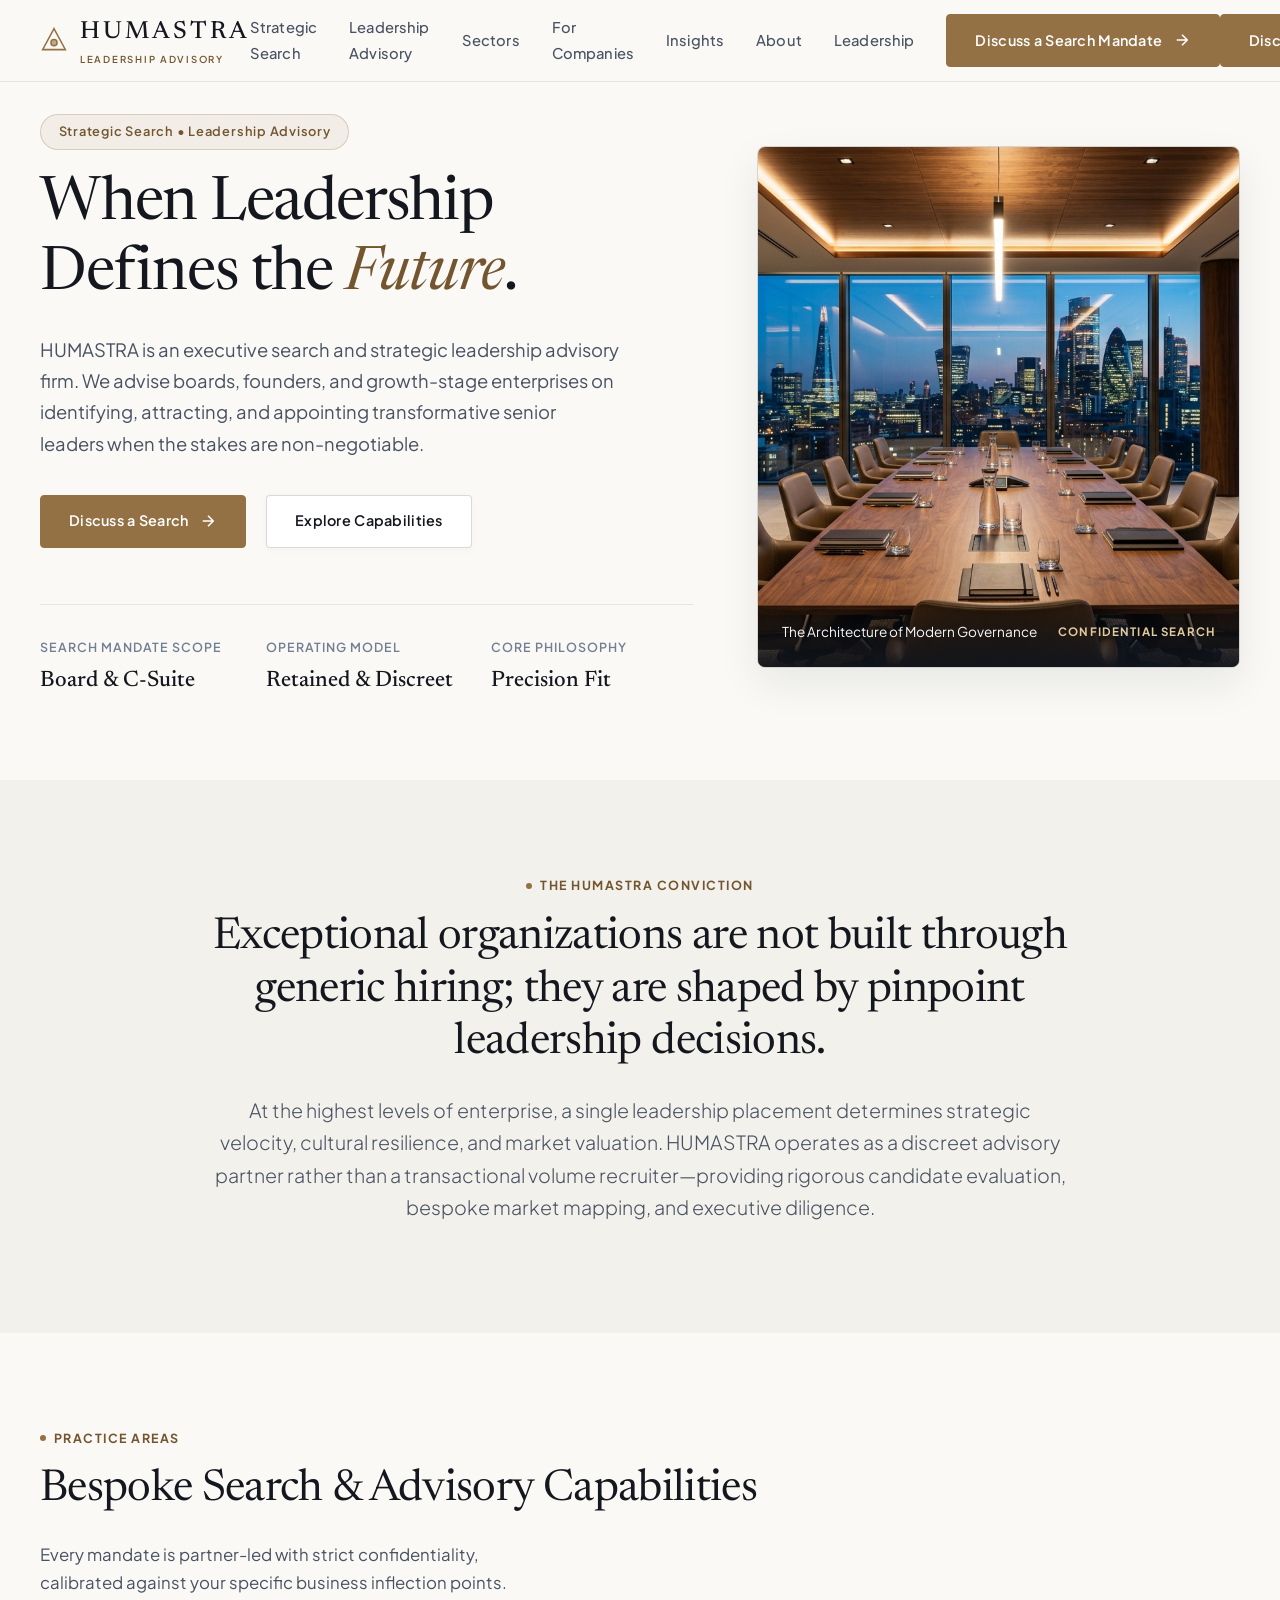
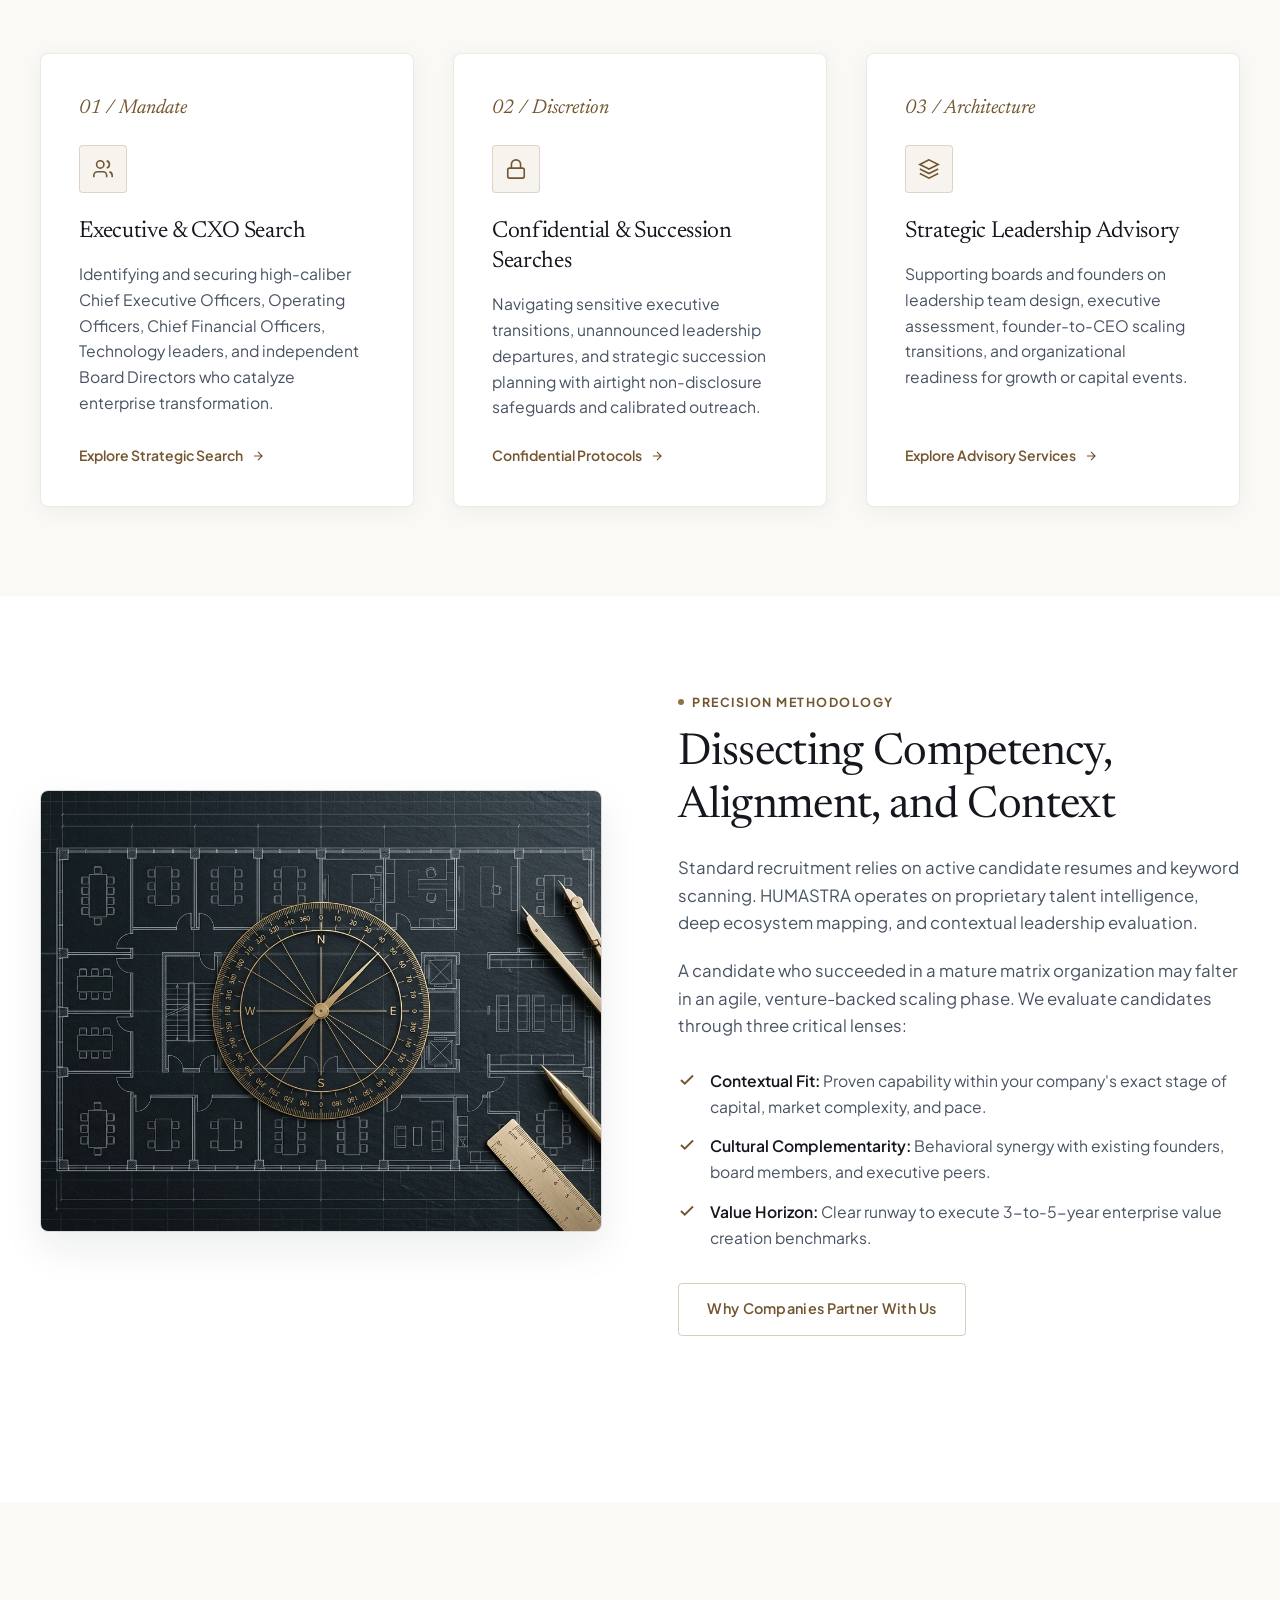
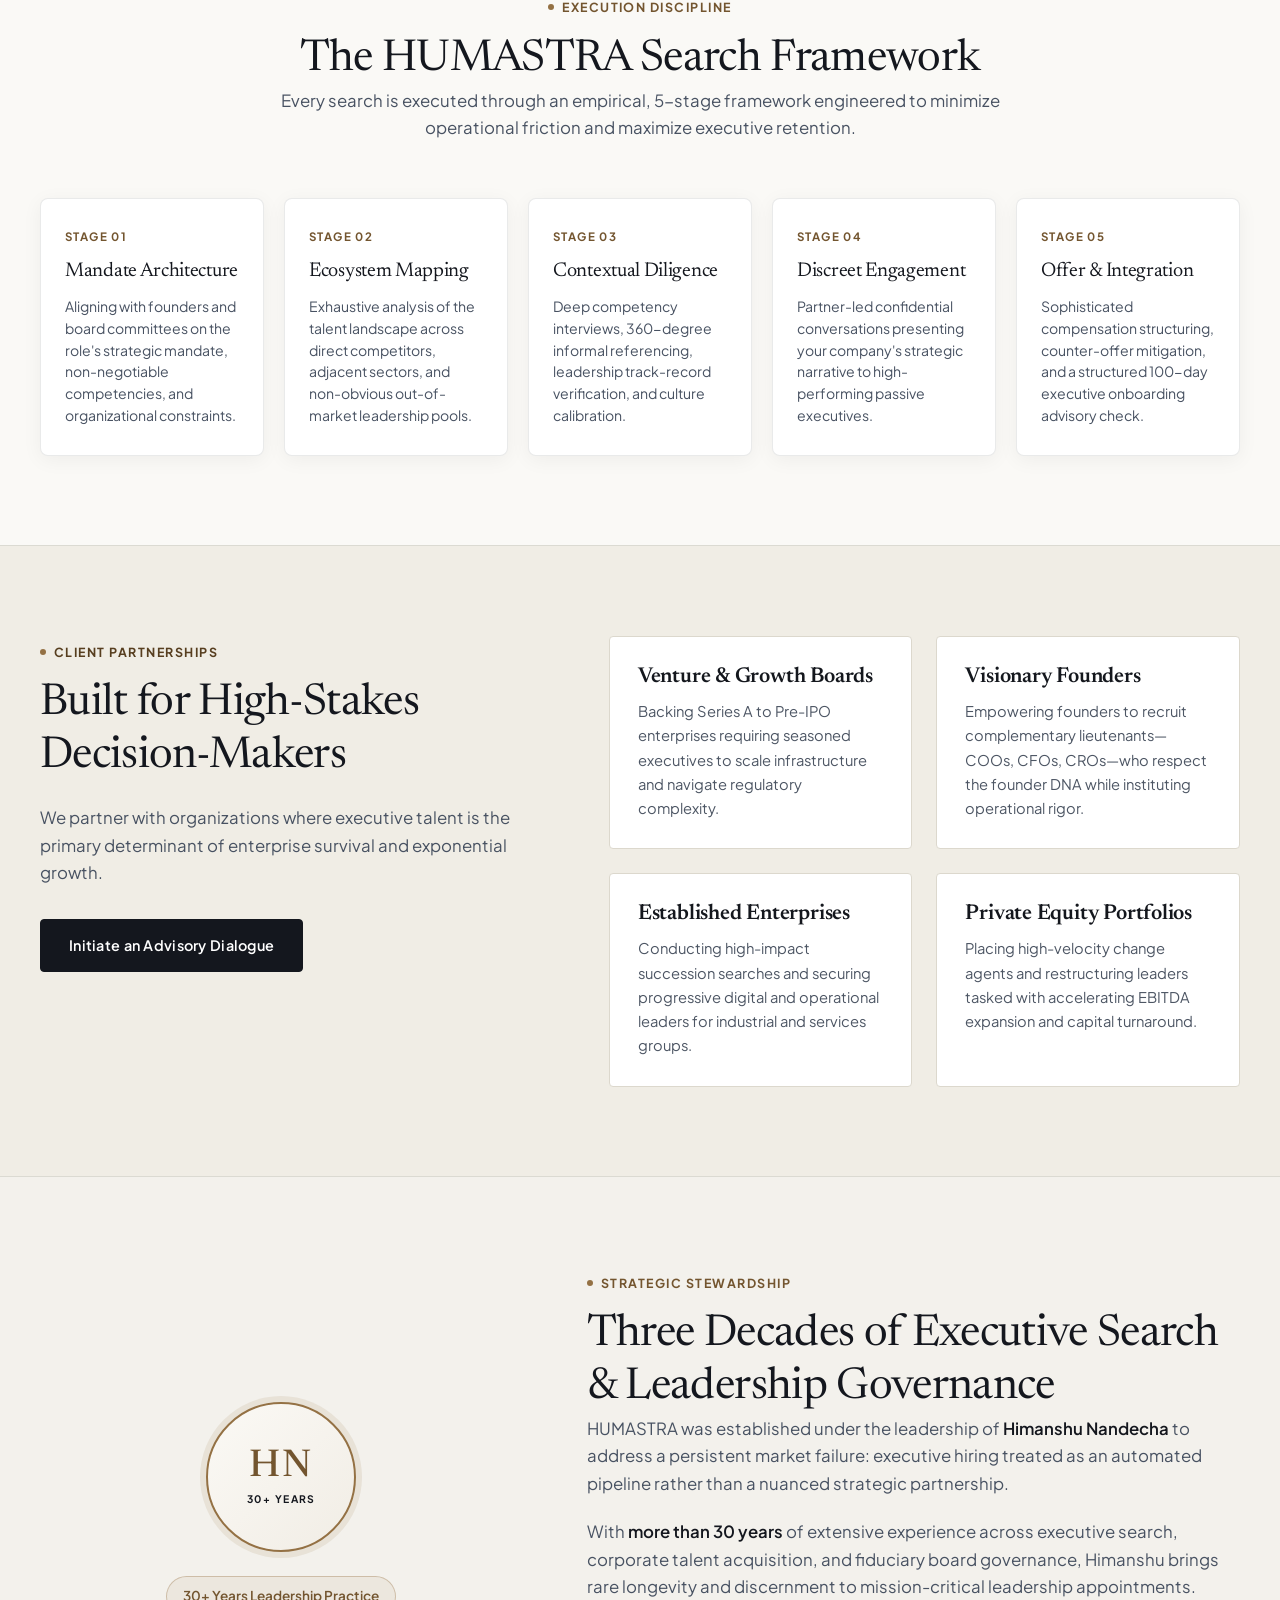
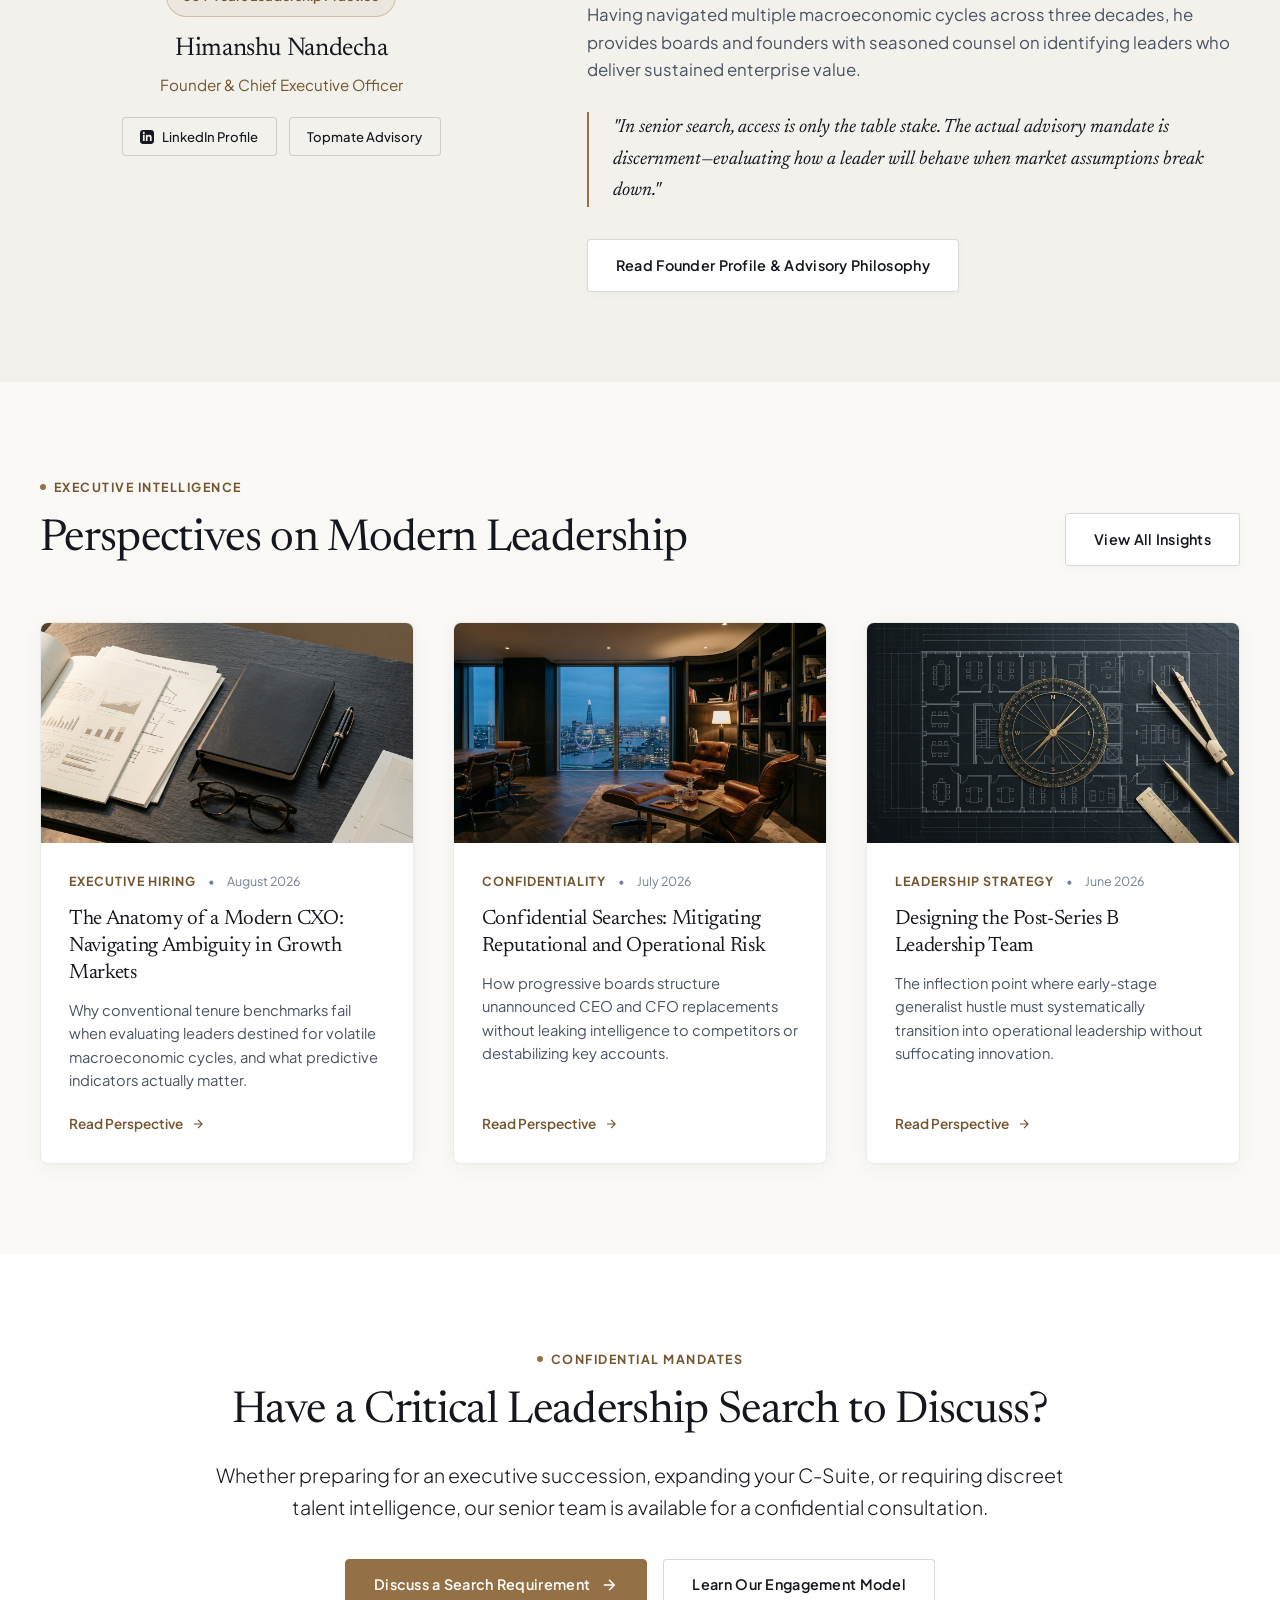
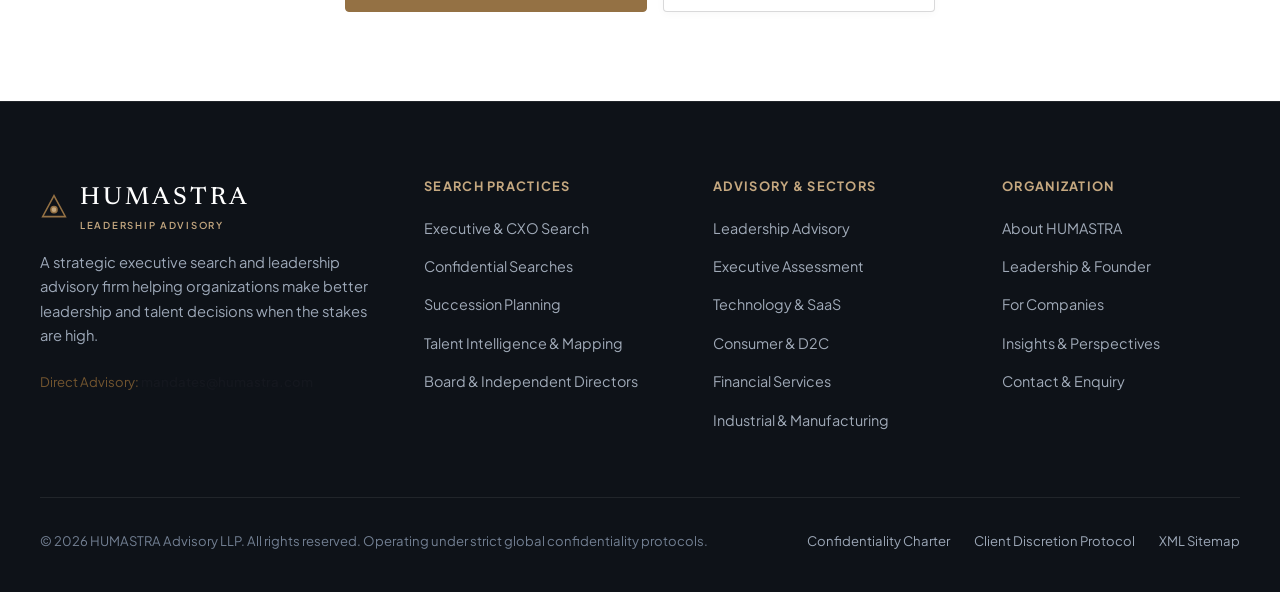
<file: index.html>
<!DOCTYPE html>
<html lang="en">
<head>
  <meta charset="UTF-8">
  <meta name="viewport" content="width=device-width, initial-scale=1.0">
  <meta http-equiv="X-UA-Compatible" content="IE=edge">
  
  <!-- Primary Meta Tags -->
  <title>HUMASTRA | Strategic Executive Search & Leadership Advisory</title>
  <meta name="title" content="HUMASTRA | Strategic Executive Search & Leadership Advisory">
  <meta name="description" content="HUMASTRA is an executive search and strategic leadership advisory firm helping enterprises, founders, and growth-stage companies identify, evaluate, and place exceptional senior leaders for high-stakes mandates.">
  <meta name="keywords" content="executive search, leadership advisory, CXO search, senior executive recruitment, retained search, board advisory, talent intelligence, Himanshu Nandecha">
  <meta name="author" content="HUMASTRA">
  <meta name="robots" content="index, follow">
  <link rel="canonical" href="https://humastra.com/">

  <!-- Open Graph / Facebook -->
  <meta property="og:type" content="website">
  <meta property="og:url" content="https://humastra.com/">
  <meta property="og:title" content="HUMASTRA | Strategic Executive Search & Leadership Advisory">
  <meta property="og:description" content="Advising boards, founders, and enterprises on mission-critical executive search and strategic leadership succession.">
  <meta property="og:image" content="https://humastra.com/assets/images/hero-boardroom.jpg">

  <!-- Twitter / X -->
  <meta property="twitter:card" content="summary_large_image">
  <meta property="twitter:url" content="https://humastra.com/">
  <meta property="twitter:title" content="HUMASTRA | Strategic Executive Search & Leadership Advisory">
  <meta property="twitter:description" content="Advising boards, founders, and enterprises on mission-critical executive search and strategic leadership succession.">
  <meta property="twitter:image" content="https://humastra.com/assets/images/hero-boardroom.jpg">

  <!-- Favicon & Stylesheet -->
  <link rel="icon" type="image/svg+xml" href="data:image/svg+xml,%3Csvg xmlns='http://www.w3.org/2000/svg' viewBox='0 0 32 32'%3E%3Cpolygon points='16,2 30,26 2,26' fill='none' stroke='%23C5A880' stroke-width='2.5'/%3E%3Ccircle cx='16' cy='18' r='3.5' fill='%23C5A880'/%3E%3C/svg%3E">
  <link rel="stylesheet" href="assets/css/main.css">

  <!-- Structured Data: Organization & WebSite Schema -->
  <script type="application/ld+json">
  {
    "@context": "https://schema.org",
    "@graph": [
      {
        "@type": "Organization",
        "@id": "https://humastra.com/#organization",
        "name": "HUMASTRA",
        "url": "https://humastra.com/",
        "logo": "https://humastra.com/assets/images/logo.svg",
        "description": "Strategic executive search and leadership advisory firm advising boards, founders, and growth-stage companies.",
        "founder": {
          "@type": "Person",
          "name": "Himanshu Nandecha",
          "jobTitle": "Founder & Chief Executive Officer",
          "sameAs": [
            "https://linkedin.com/in/nandecha",
            "https://topmate.io/nandecha"
          ]
        },
        "contactPoint": {
          "@type": "ContactPoint",
          "contactType": "Executive Search Inquiries",
          "email": "mandates@humastra.com",
          "availableLanguage": ["English", "Hindi"]
        }
      },
      {
        "@type": "WebSite",
        "@id": "https://humastra.com/#website",
        "url": "https://humastra.com/",
        "name": "HUMASTRA",
        "publisher": {
          "@id": "https://humastra.com/#organization"
        }
      }
    ]
  }
  </script>
</head>
<body>

  <!-- Accessible Skip Navigation Link -->
  <a href="#main-content" class="skip-link">Skip to main content</a>

  <!-- Persistent Site Header -->
  <header class="site-header" role="banner">
    <div class="container header-inner">
      <a href="index.html" class="brand-logo" aria-label="HUMASTRA Home">
        <span class="brand-symbol">
          <svg viewBox="0 0 32 32" aria-hidden="true">
            <polygon points="16,3 29,27 3,27" />
            <circle cx="16" cy="19" r="3.5" fill="#C5A880" />
          </svg>
        </span>
        <div>
          HUMASTRA
          <span class="brand-tagline">Leadership Advisory</span>
        </div>
      </a>

      <!-- Primary Navigation -->
      <nav class="nav-container" aria-label="Main Navigation">
        <ul class="nav-menu">
          <li><a href="strategic-search.html" class="nav-link">Strategic Search</a></li>
          <li><a href="leadership-advisory.html" class="nav-link">Leadership Advisory</a></li>
          <li><a href="sectors.html" class="nav-link">Sectors</a></li>
          <li><a href="for-companies.html" class="nav-link">For Companies</a></li>
          <li><a href="insights.html" class="nav-link">Insights</a></li>
          <li><a href="about.html" class="nav-link">About</a></li>
          <li><a href="leadership.html" class="nav-link">Leadership</a></li>
        </ul>
      </nav>

      <div class="header-cta-group">
        <a href="contact.html" class="btn btn-primary" id="headerCtaBtn">Discuss a Search</a>
        <button class="mobile-toggle" aria-label="Toggle navigation menu" aria-expanded="false">
          <svg viewBox="0 0 24 24" fill="none" stroke-width="2" stroke-linecap="round">
            <line x1="3" y1="12" x2="21" y2="12"></line>
            <line x1="3" y1="6" x2="21" y2="6"></line>
            <line x1="3" y1="18" x2="21" y2="18"></line>
          </svg>
        </button>
      </div>
    </div>
  </header>

  <!-- Main Content Wrapper -->
  <main id="main-content">
    
    <!-- Hero Section -->
    <section class="hero-wrapper" aria-label="HUMASTRA Introduction">
      <div class="container">
        <div class="hero-editorial-grid">
          
          <div class="hero-content">
            <span class="eyebrow-pill">Strategic Search &bull; Leadership Advisory</span>
            <h1 class="hero-headline">
              When Leadership Defines the <em>Future</em>.
            </h1>
            <p class="hero-description">
              HUMASTRA is an executive search and strategic leadership advisory firm. We advise boards, founders, and growth-stage enterprises on identifying, attracting, and appointing transformative senior leaders when the stakes are non-negotiable.
            </p>
            
            <div class="hero-actions">
              <a href="contact.html" class="btn btn-primary" id="heroDiscussSearchBtn">
                Discuss a Search
                <svg class="btn-icon" viewBox="0 0 24 24" fill="none" stroke="currentColor" stroke-width="2">
                  <path d="M5 12h14M12 5l7 7-7 7"/>
                </svg>
              </a>
              <a href="strategic-search.html" class="btn btn-secondary" id="heroExploreCapabilitiesBtn">Explore Capabilities</a>
            </div>

            <!-- Verified Value Proof Points -->
            <div class="hero-metrics-strip">
              <div class="metric-item">
                <span class="metric-label">Search Mandate Scope</span>
                <span class="metric-value">Board &amp; C-Suite</span>
              </div>
              <div class="metric-item">
                <span class="metric-label">Operating Model</span>
                <span class="metric-value">Retained &amp; Discreet</span>
              </div>
              <div class="metric-item">
                <span class="metric-label">Core Philosophy</span>
                <span class="metric-value">Precision Fit</span>
              </div>
            </div>
          </div>

          <!-- Hero Architectural Visual Frame -->
          <div class="hero-visual">
            <div class="hero-image-frame">
              <img src="assets/images/hero-boardroom.jpg" alt="HUMASTRA executive boardroom suite overlooking twilight metropolitan skyline" width="1280" height="720" loading="eager">
              <div class="hero-image-caption">
                <span>The Architecture of Modern Governance</span>
                <span class="hero-caption-tag">Confidential Search</span>
              </div>
            </div>
          </div>

        </div>
      </div>
    </section>

    <!-- Core Positioning Statement -->
    <section class="section section-secondary" aria-label="Brand Philosophy">
      <div class="container container-narrow" style="text-align: center;">
        <span class="eyebrow">The HUMASTRA Conviction</span>
        <h2>
          Exceptional organizations are not built through generic hiring; they are shaped by pinpoint leadership decisions.
        </h2>
        <p class="lead" style="margin-top: 1.5rem; color: var(--text-secondary);">
          At the highest levels of enterprise, a single leadership placement determines strategic velocity, cultural resilience, and market valuation. HUMASTRA operates as a discreet advisory partner rather than a transactional volume recruiter—providing rigorous candidate evaluation, bespoke market mapping, and executive diligence.
        </p>
      </div>
    </section>

    <!-- Key Capabilities / Dual Pillars -->
    <section class="section" aria-label="Core Capabilities">
      <div class="container">
        <div style="display: flex; justify-content: space-between; align-items: flex-end; margin-bottom: 3.5rem; flex-wrap: wrap; gap: 1.5rem;">
          <div>
            <span class="eyebrow">Practice Areas</span>
            <h2>Bespoke Search &amp; Advisory Capabilities</h2>
          </div>
          <p style="max-width: 480px; margin-bottom: 0;">
            Every mandate is partner-led with strict confidentiality, calibrated against your specific business inflection points.
          </p>
        </div>

        <div class="grid-3">
          
          <!-- Card 1: Executive Search -->
          <div class="advisory-card">
            <span class="card-num">01 / Mandate</span>
            <div class="card-icon-wrapper">
              <svg viewBox="0 0 24 24" fill="none" stroke="currentColor" stroke-width="1.75">
                <path d="M16 21v-2a4 4 0 0 0-4-4H6a4 4 0 0 0-4 4v2"/>
                <circle cx="9" cy="7" r="4"/>
                <path d="M22 21v-2a4 4 0 0 0-3-3.87"/>
                <path d="M16 3.13a4 4 0 0 1 0 7.75"/>
              </svg>
            </div>
            <h3>Executive &amp; CXO Search</h3>
            <p>
              Identifying and securing high-caliber Chief Executive Officers, Operating Officers, Chief Financial Officers, Technology leaders, and independent Board Directors who catalyze enterprise transformation.
            </p>
            <a href="strategic-search.html" class="card-link">
              Explore Strategic Search
              <svg viewBox="0 0 24 24" fill="none" stroke="currentColor" stroke-width="2">
                <path d="M5 12h14M12 5l7 7-7 7"/>
              </svg>
            </a>
          </div>

          <!-- Card 2: Confidential Search -->
          <div class="advisory-card">
            <span class="card-num">02 / Discretion</span>
            <div class="card-icon-wrapper">
              <svg viewBox="0 0 24 24" fill="none" stroke="currentColor" stroke-width="1.75">
                <rect x="3" y="11" width="18" height="11" rx="2" ry="2"/>
                <path d="M7 11V7a5 5 0 0 1 10 0v4"/>
              </svg>
            </div>
            <h3>Confidential &amp; Succession Searches</h3>
            <p>
              Navigating sensitive executive transitions, unannounced leadership departures, and strategic succession planning with airtight non-disclosure safeguards and calibrated outreach.
            </p>
            <a href="strategic-search.html#confidential" class="card-link">
              Confidential Protocols
              <svg viewBox="0 0 24 24" fill="none" stroke="currentColor" stroke-width="2">
                <path d="M5 12h14M12 5l7 7-7 7"/>
              </svg>
            </a>
          </div>

          <!-- Card 3: Leadership Advisory -->
          <div class="advisory-card">
            <span class="card-num">03 / Architecture</span>
            <div class="card-icon-wrapper">
              <svg viewBox="0 0 24 24" fill="none" stroke="currentColor" stroke-width="1.75">
                <path d="M12 2L2 7l10 5 10-5-10-5zM2 17l10 5 10-5M2 12l10 5 10-5"/>
              </svg>
            </div>
            <h3>Strategic Leadership Advisory</h3>
            <p>
              Supporting boards and founders on leadership team design, executive assessment, founder-to-CEO scaling transitions, and organizational readiness for growth or capital events.
            </p>
            <a href="leadership-advisory.html" class="card-link">
              Explore Advisory Services
              <svg viewBox="0 0 24 24" fill="none" stroke="currentColor" stroke-width="2">
                <path d="M5 12h14M12 5l7 7-7 7"/>
              </svg>
            </a>
          </div>

        </div>
      </div>
    </section>

    <!-- Feature Spotlight: The Architecture of Search -->
    <section class="section section-surface" aria-label="Methodology Spotlight">
      <div class="container">
        <div class="feature-spotlight">
          
          <div class="spotlight-visual">
            <img src="assets/images/talent-mapping.jpg" alt="Architectural blueprint and compass symbolizing HUMASTRA strategic talent intelligence" width="1280" height="720" loading="lazy">
          </div>

          <div class="spotlight-content">
            <span class="eyebrow">Precision Methodology</span>
            <h2>Dissecting Competency, Alignment, and Context</h2>
            <p>
              Standard recruitment relies on active candidate resumes and keyword scanning. HUMASTRA operates on proprietary talent intelligence, deep ecosystem mapping, and contextual leadership evaluation.
            </p>
            <p>
              A candidate who succeeded in a mature matrix organization may falter in an agile, venture-backed scaling phase. We evaluate candidates through three critical lenses:
            </p>
            
            <ul class="feature-list">
              <li class="feature-list-item">
                <svg class="feature-check" viewBox="0 0 24 24" fill="none" stroke="currentColor" stroke-width="2.5">
                  <polyline points="20 6 9 17 4 12"></polyline>
                </svg>
                <span><strong>Contextual Fit:</strong> Proven capability within your company's exact stage of capital, market complexity, and pace.</span>
              </li>
              <li class="feature-list-item">
                <svg class="feature-check" viewBox="0 0 24 24" fill="none" stroke="currentColor" stroke-width="2.5">
                  <polyline points="20 6 9 17 4 12"></polyline>
                </svg>
                <span><strong>Cultural Complementarity:</strong> Behavioral synergy with existing founders, board members, and executive peers.</span>
              </li>
              <li class="feature-list-item">
                <svg class="feature-check" viewBox="0 0 24 24" fill="none" stroke="currentColor" stroke-width="2.5">
                  <polyline points="20 6 9 17 4 12"></polyline>
                </svg>
                <span><strong>Value Horizon:</strong> Clear runway to execute 3-to-5-year enterprise value creation benchmarks.</span>
              </li>
            </ul>

            <div style="margin-top: 2rem;">
              <a href="for-companies.html" class="btn btn-gold-outline">Why Companies Partner With Us</a>
            </div>
          </div>

        </div>
      </div>
    </section>

    <!-- The 5-Stage Search Protocol -->
    <section class="section" aria-label="Search Process">
      <div class="container">
        <div style="text-align: center; max-width: 760px; margin: 0 auto 3.5rem;">
          <span class="eyebrow">Execution Discipline</span>
          <h2>The HUMASTRA Search Framework</h2>
          <p>
            Every search is executed through an empirical, 5-stage framework engineered to minimize operational friction and maximize executive retention.
          </p>
        </div>

        <div class="process-stepper">
          
          <div class="process-step">
            <div class="step-phase">Stage 01</div>
            <h3 class="step-title">Mandate Architecture</h3>
            <p class="step-desc">
              Aligning with founders and board committees on the role's strategic mandate, non-negotiable competencies, and organizational constraints.
            </p>
          </div>

          <div class="process-step">
            <div class="step-phase">Stage 02</div>
            <h3 class="step-title">Ecosystem Mapping</h3>
            <p class="step-desc">
              Exhaustive analysis of the talent landscape across direct competitors, adjacent sectors, and non-obvious out-of-market leadership pools.
            </p>
          </div>

          <div class="process-step">
            <div class="step-phase">Stage 03</div>
            <h3 class="step-title">Contextual Diligence</h3>
            <p class="step-desc">
              Deep competency interviews, 360-degree informal referencing, leadership track-record verification, and culture calibration.
            </p>
          </div>

          <div class="process-step">
            <div class="step-phase">Stage 04</div>
            <h3 class="step-title">Discreet Engagement</h3>
            <p class="step-desc">
              Partner-led confidential conversations presenting your company's strategic narrative to high-performing passive executives.
            </p>
          </div>

          <div class="process-step">
            <div class="step-phase">Stage 05</div>
            <h3 class="step-title">Offer &amp; Integration</h3>
            <p class="step-desc">
              Sophisticated compensation structuring, counter-offer mitigation, and a structured 100-day executive onboarding advisory check.
            </p>
          </div>

        </div>
      </div>
    </section>

    <!-- Editorial Cream Section: Who We Work With -->
    <section class="section section-cream" aria-label="Client Segments">
      <div class="container">
        <div class="client-segments-grid">
          <div>
            <span class="eyebrow" style="color: var(--gold-dark);">Client Partnerships</span>
            <h2>Built for High-Stakes Decision-Makers</h2>
            <p style="margin-top: 1.25rem;">
              We partner with organizations where executive talent is the primary determinant of enterprise survival and exponential growth.
            </p>
            <div style="margin-top: 2rem;">
              <a href="contact.html" class="btn btn-cream">Initiate an Advisory Dialogue</a>
            </div>
          </div>

          <div class="client-segments-cards">
            
            <div style="background: var(--cream-surface); padding: 1.75rem; border-radius: var(--radius-sm); border: 1px solid var(--cream-border);">
              <h4 style="font-family: var(--font-serif); font-size: 1.35rem; color: var(--cream-text); margin-bottom: 0.5rem;">Venture &amp; Growth Boards</h4>
              <p style="font-size: 0.92rem; color: var(--cream-text-muted); margin-bottom: 0;">
                Backing Series A to Pre-IPO enterprises requiring seasoned executives to scale infrastructure and navigate regulatory complexity.
              </p>
            </div>

            <div style="background: var(--cream-surface); padding: 1.75rem; border-radius: var(--radius-sm); border: 1px solid var(--cream-border);">
              <h4 style="font-family: var(--font-serif); font-size: 1.35rem; color: var(--cream-text); margin-bottom: 0.5rem;">Visionary Founders</h4>
              <p style="font-size: 0.92rem; color: var(--cream-text-muted); margin-bottom: 0;">
                Empowering founders to recruit complementary lieutenants—COOs, CFOs, CROs—who respect the founder DNA while instituting operational rigor.
              </p>
            </div>

            <div style="background: var(--cream-surface); padding: 1.75rem; border-radius: var(--radius-sm); border: 1px solid var(--cream-border);">
              <h4 style="font-family: var(--font-serif); font-size: 1.35rem; color: var(--cream-text); margin-bottom: 0.5rem;">Established Enterprises</h4>
              <p style="font-size: 0.92rem; color: var(--cream-text-muted); margin-bottom: 0;">
                Conducting high-impact succession searches and securing progressive digital and operational leaders for industrial and services groups.
              </p>
            </div>

            <div style="background: var(--cream-surface); padding: 1.75rem; border-radius: var(--radius-sm); border: 1px solid var(--cream-border);">
              <h4 style="font-family: var(--font-serif); font-size: 1.35rem; color: var(--cream-text); margin-bottom: 0.5rem;">Private Equity Portfolios</h4>
              <p style="font-size: 0.92rem; color: var(--cream-text-muted); margin-bottom: 0;">
                Placing high-velocity change agents and restructuring leaders tasked with accelerating EBITDA expansion and capital turnaround.
              </p>
            </div>

          </div>
        </div>
      </div>
    </section>

    <!-- Leadership Spotlight (Founder Himanshu Nandecha) -->
    <section class="section section-secondary" aria-label="Founder Spotlight">
      <div class="container">
        <div class="founder-profile-grid" style="align-items: center;">
          
          <div style="text-align: center;">
            <div class="founder-monogram-seal">
              <span class="founder-seal-text">HN</span>
              <span class="founder-seal-sub">30+ Years</span>
            </div>
            <span class="experience-callout-pill">30+ Years Leadership Practice</span>
            <h3 style="font-size: 1.6rem; margin-bottom: 0.35rem;">Himanshu Nandecha</h3>
            <p style="color: var(--gold-light); font-size: 0.95rem; margin-bottom: 1.25rem;">Founder &amp; Chief Executive Officer</p>
            <div style="display: flex; justify-content: center; gap: 0.75rem; flex-wrap: wrap;">
              <a href="https://linkedin.com/in/nandecha" target="_blank" rel="noopener noreferrer" class="founder-social-btn" aria-label="Himanshu Nandecha on LinkedIn">
                <svg width="14" height="14" fill="currentColor" viewBox="0 0 24 24"><path d="M19 0h-14c-2.761 0-5 2.239-5 5v14c0 2.761 2.239 5 5 5h14c2.762 0 5-2.239 5-5v-14c0-2.761-2.238-5-5-5zm-11 19h-3v-11h3v11zm-1.5-12.268c-.966 0-1.75-.79-1.75-1.764s.784-1.764 1.75-1.764 1.75.79 1.75 1.764-.783 1.764-1.75 1.764zm13.5 12.268h-3v-5.604c0-3.368-4-3.113-4 0v5.604h-3v-11h3v1.765c1.396-2.586 7-2.777 7 2.476v6.759z"/></svg>
                LinkedIn Profile
              </a>
              <a href="https://topmate.io/nandecha" target="_blank" rel="noopener noreferrer" class="founder-social-btn" aria-label="Himanshu Nandecha Topmate Consultation">
                Topmate Advisory
              </a>
            </div>
          </div>

          <div>
            <span class="eyebrow">Strategic Stewardship</span>
            <h2>Three Decades of Executive Search &amp; Leadership Governance</h2>
            <p>
              HUMASTRA was established under the leadership of <strong>Himanshu Nandecha</strong> to address a persistent market failure: executive hiring treated as an automated pipeline rather than a nuanced strategic partnership.
            </p>
            <p>
              With <strong>more than 30 years</strong> of extensive experience across executive search, corporate talent acquisition, and fiduciary board governance, Himanshu brings rare longevity and discernment to mission-critical leadership appointments. Having navigated multiple macroeconomic cycles across three decades, he provides boards and founders with seasoned counsel on identifying leaders who deliver sustained enterprise value.
            </p>
            <blockquote style="border-left: 2px solid var(--gold-primary); padding-left: 1.5rem; margin: 1.75rem 0; font-family: var(--font-serif); font-size: 1.2rem; font-style: italic; color: var(--text-primary);">
              "In senior search, access is only the table stake. The actual advisory mandate is discernment—evaluating how a leader will behave when market assumptions break down."
            </blockquote>
            <div style="margin-top: 2rem;">
              <a href="leadership.html" class="btn btn-secondary">Read Founder Profile &amp; Advisory Philosophy</a>
            </div>
          </div>

        </div>
      </div>
    </section>

    <!-- Featured Insights Section -->
    <section class="section" aria-label="Executive Insights">
      <div class="container">
        <div style="display: flex; justify-content: space-between; align-items: flex-end; margin-bottom: 3.5rem; flex-wrap: wrap; gap: 1.5rem;">
          <div>
            <span class="eyebrow">Executive Intelligence</span>
            <h2>Perspectives on Modern Leadership</h2>
          </div>
          <a href="insights.html" class="btn btn-secondary">View All Insights</a>
        </div>

        <div class="grid-3">
          
          <!-- Insight Card 1 -->
          <article class="insight-card" data-category="executive-hiring">
            <div class="insight-cover">
              <img src="assets/images/insights-briefing.jpg" alt="Executive briefing papers and notebook on desk" width="600" height="340" loading="lazy">
            </div>
            <div class="insight-body">
              <div class="insight-meta">
                <span class="insight-category">Executive Hiring</span>
                <span>&bull;</span>
                <time datetime="2026-08-15">August 2026</time>
              </div>
              <h3>The Anatomy of a Modern CXO: Navigating Ambiguity in Growth Markets</h3>
              <p>
                Why conventional tenure benchmarks fail when evaluating leaders destined for volatile macroeconomic cycles, and what predictive indicators actually matter.
              </p>
              <a href="insights/modern-cxo-leadership.html" class="insight-read-more" aria-label="Read The Anatomy of a Modern CXO">
                Read Perspective
                <svg viewBox="0 0 24 24" fill="none" stroke="currentColor" stroke-width="2">
                  <path d="M5 12h14M12 5l7 7-7 7"/>
                </svg>
              </a>
            </div>
          </article>

          <!-- Insight Card 2 -->
          <article class="insight-card" data-category="governance">
            <div class="insight-cover">
              <img src="assets/images/advisory-room.jpg" alt="Discreet executive advisory suite" width="600" height="340" loading="lazy">
            </div>
            <div class="insight-body">
              <div class="insight-meta">
                <span class="insight-category">Confidentiality</span>
                <span>&bull;</span>
                <time datetime="2026-07-22">July 2026</time>
              </div>
              <h3>Confidential Searches: Mitigating Reputational and Operational Risk</h3>
              <p>
                How progressive boards structure unannounced CEO and CFO replacements without leaking intelligence to competitors or destabilizing key accounts.
              </p>
              <a href="insights.html" class="insight-read-more" aria-label="Read Confidential Searches Insight">
                Read Perspective
                <svg viewBox="0 0 24 24" fill="none" stroke="currentColor" stroke-width="2">
                  <path d="M5 12h14M12 5l7 7-7 7"/>
                </svg>
              </a>
            </div>
          </article>

          <!-- Insight Card 3 -->
          <article class="insight-card" data-category="strategy">
            <div class="insight-cover">
              <img src="assets/images/talent-mapping.jpg" alt="Architectural blueprint and compass" width="600" height="340" loading="lazy">
            </div>
            <div class="insight-body">
              <div class="insight-meta">
                <span class="insight-category">Leadership Strategy</span>
                <span>&bull;</span>
                <time datetime="2026-06-10">June 2026</time>
              </div>
              <h3>Designing the Post-Series B Leadership Team</h3>
              <p>
                The inflection point where early-stage generalist hustle must systematically transition into operational leadership without suffocating innovation.
              </p>
              <a href="insights.html" class="insight-read-more" aria-label="Read Designing the Post-Series B Leadership Team">
                Read Perspective
                <svg viewBox="0 0 24 24" fill="none" stroke="currentColor" stroke-width="2">
                  <path d="M5 12h14M12 5l7 7-7 7"/>
                </svg>
              </a>
            </div>
          </article>

        </div>
      </div>
    </section>

    <!-- Consultation Call to Action Strip -->
    <section class="section section-surface" aria-label="Mandate Consultation CTA">
      <div class="container container-narrow" style="text-align: center;">
        <span class="eyebrow">Confidential Mandates</span>
        <h2>Have a Critical Leadership Search to Discuss?</h2>
        <p class="lead" style="margin-top: 1.25rem;">
          Whether preparing for an executive succession, expanding your C-Suite, or requiring discreet talent intelligence, our senior team is available for a confidential consultation.
        </p>
        <div style="margin-top: 2.25rem; display: flex; justify-content: center; gap: 1rem; flex-wrap: wrap;">
          <a href="contact.html" class="btn btn-primary" id="ctaDiscussMandateBtn">
            Discuss a Search Requirement
            <svg class="btn-icon" viewBox="0 0 24 24" fill="none" stroke="currentColor" stroke-width="2">
              <path d="M5 12h14M12 5l7 7-7 7"/>
            </svg>
          </a>
          <a href="for-companies.html" class="btn btn-secondary">Learn Our Engagement Model</a>
        </div>
      </div>
    </section>

  </main>

  <!-- Comprehensive Site Footer -->
  <footer class="site-footer" role="contentinfo">
    <div class="container">
      <div class="footer-top">
        
        <div class="footer-brand">
          <a href="index.html" class="brand-logo" aria-label="HUMASTRA Home">
            <span class="brand-symbol">
              <svg viewBox="0 0 32 32" aria-hidden="true">
                <polygon points="16,3 29,27 3,27" />
                <circle cx="16" cy="19" r="3.5" fill="#C5A880" />
              </svg>
            </span>
            <div>
              HUMASTRA
              <span class="brand-tagline">Leadership Advisory</span>
            </div>
          </a>
          <p>
            A strategic executive search and leadership advisory firm helping organizations make better leadership and talent decisions when the stakes are high.
          </p>
          <div style="margin-top: 1.5rem; font-size: 0.82rem; color: var(--gold-light);">
            Direct Advisory: <strong>mandates@humastra.com</strong>
          </div>
        </div>

        <div class="footer-col">
          <h4>Search Practices</h4>
          <ul class="footer-nav">
            <li><a href="strategic-search.html">Executive &amp; CXO Search</a></li>
            <li><a href="strategic-search.html#confidential">Confidential Searches</a></li>
            <li><a href="strategic-search.html#succession">Succession Planning</a></li>
            <li><a href="strategic-search.html#intelligence">Talent Intelligence &amp; Mapping</a></li>
            <li><a href="strategic-search.html#board">Board &amp; Independent Directors</a></li>
          </ul>
        </div>

        <div class="footer-col">
          <h4>Advisory &amp; Sectors</h4>
          <ul class="footer-nav">
            <li><a href="leadership-advisory.html">Leadership Advisory</a></li>
            <li><a href="leadership-advisory.html#assessment">Executive Assessment</a></li>
            <li><a href="sectors.html">Technology &amp; SaaS</a></li>
            <li><a href="sectors.html#consumer">Consumer &amp; D2C</a></li>
            <li><a href="sectors.html#financial">Financial Services</a></li>
            <li><a href="sectors.html#manufacturing">Industrial &amp; Manufacturing</a></li>
          </ul>
        </div>

        <div class="footer-col">
          <h4>Organization</h4>
          <ul class="footer-nav">
            <li><a href="about.html">About HUMASTRA</a></li>
            <li><a href="leadership.html">Leadership &amp; Founder</a></li>
            <li><a href="for-companies.html">For Companies</a></li>
            <li><a href="insights.html">Insights &amp; Perspectives</a></li>
            <li><a href="contact.html">Contact &amp; Enquiry</a></li>
          </ul>
        </div>

      </div>

      <div class="footer-bottom">
        <div>
          &copy; 2026 HUMASTRA Advisory LLP. All rights reserved. Operating under strict global confidentiality protocols.
        </div>
        <div class="footer-legal-links">
          <a href="about.html#confidentiality">Confidentiality Charter</a>
          <a href="contact.html">Client Discretion Protocol</a>
          <a href="sitemap.xml">XML Sitemap</a>
        </div>
      </div>
    </div>
  </footer>

  <!-- Scripts -->
  <script src="assets/js/main.js"></script>
</body>
</html>
</file>
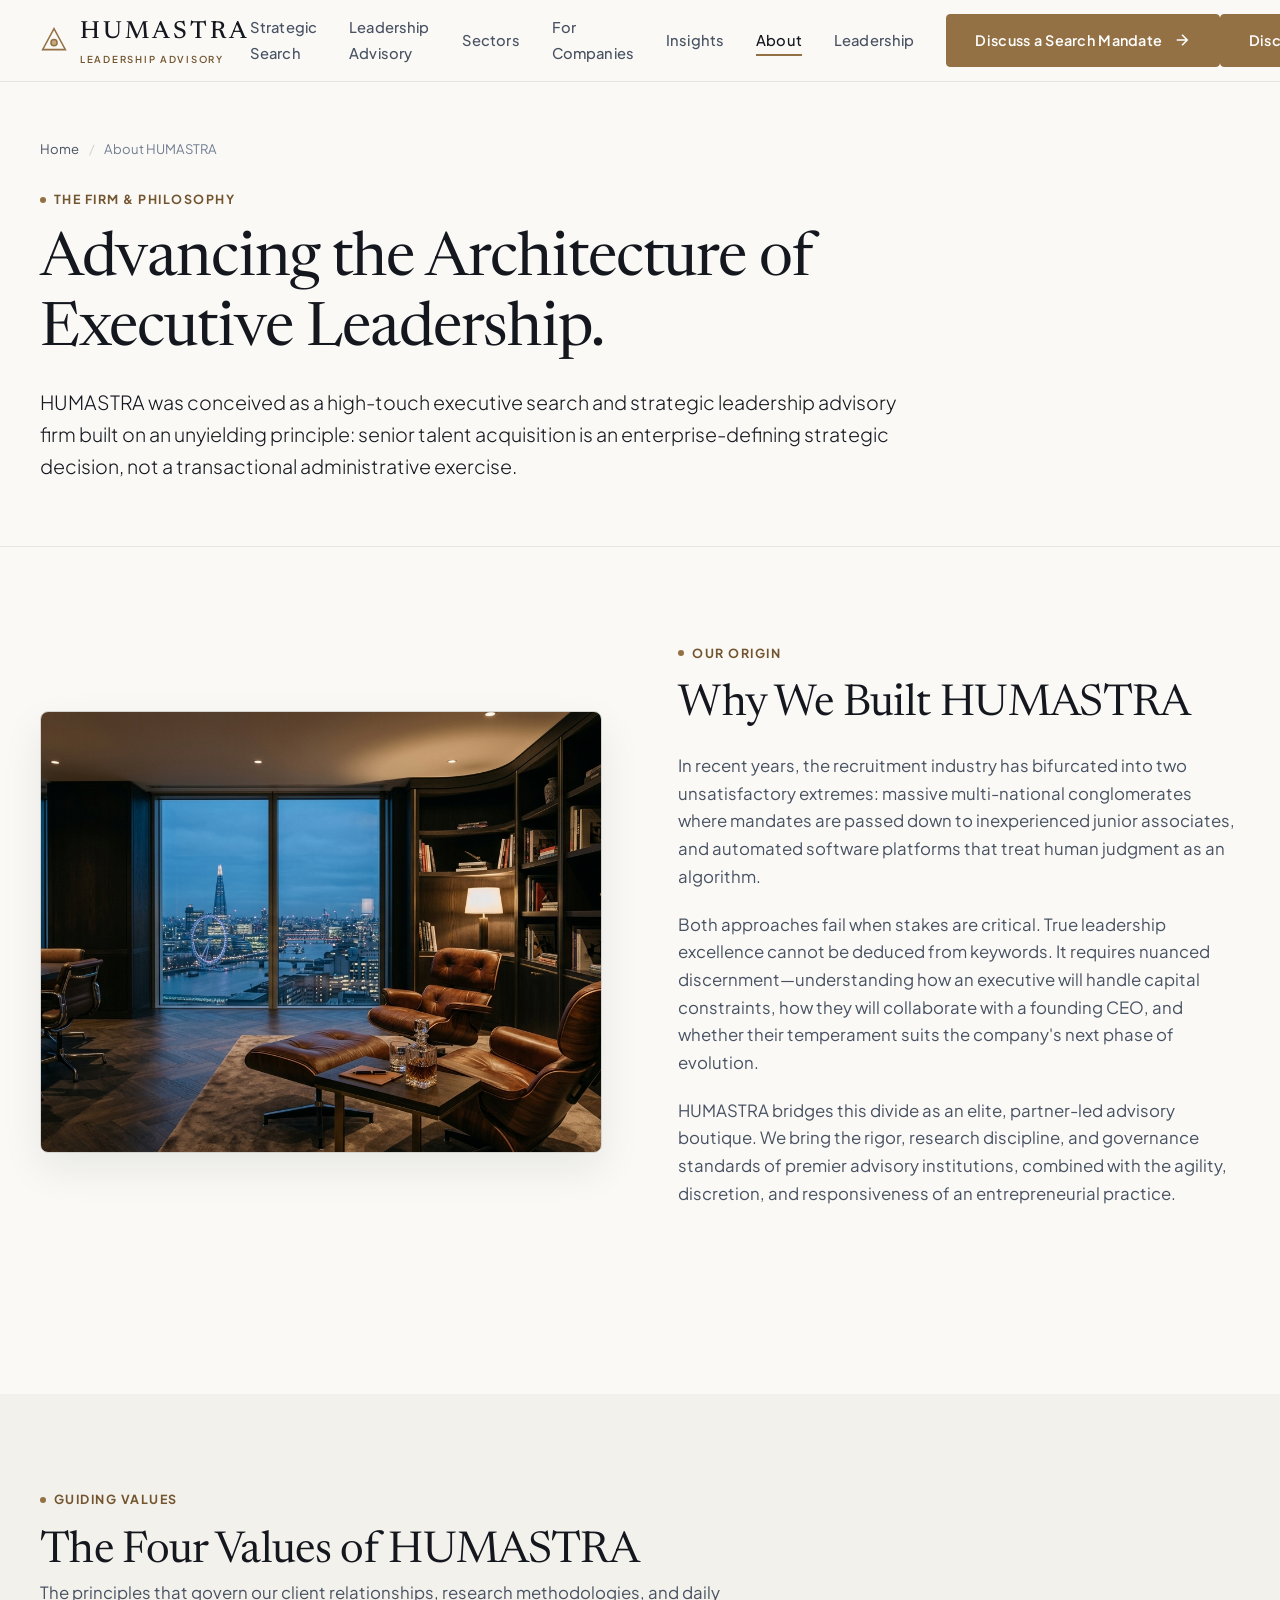
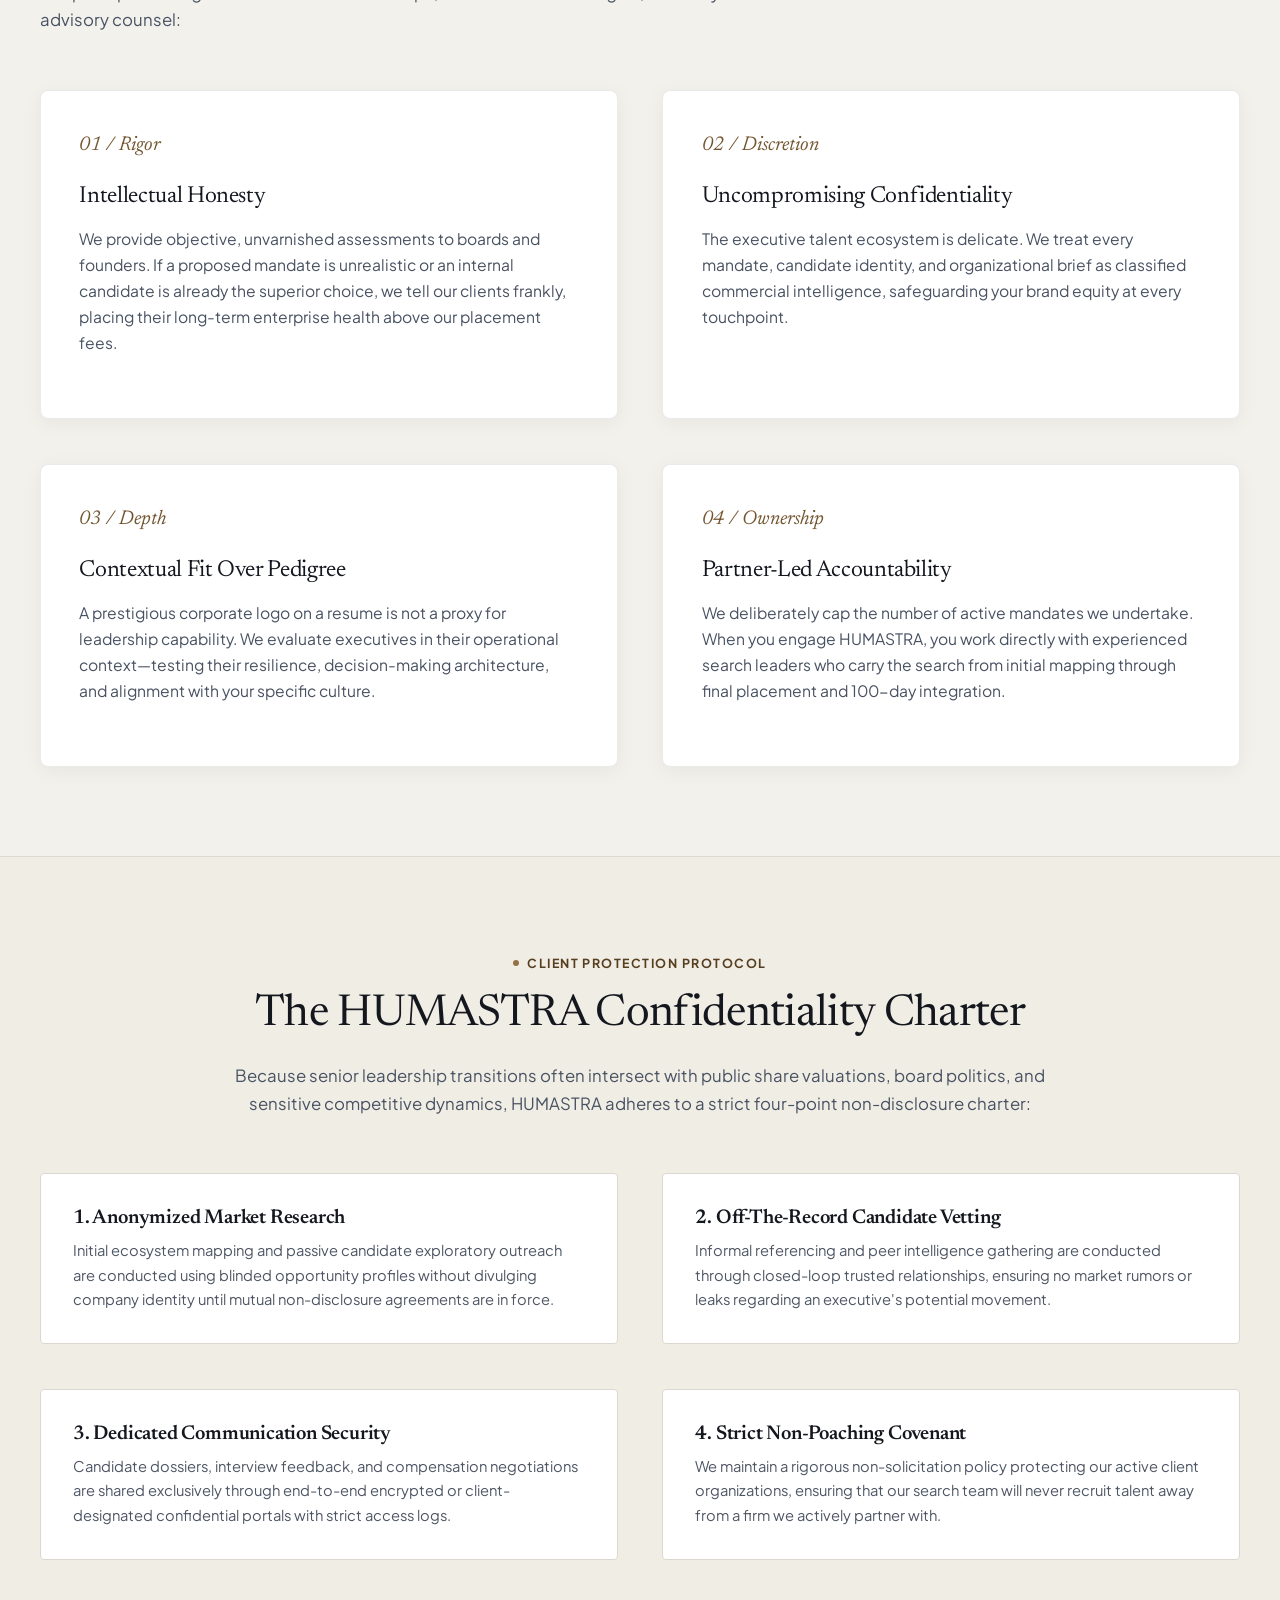
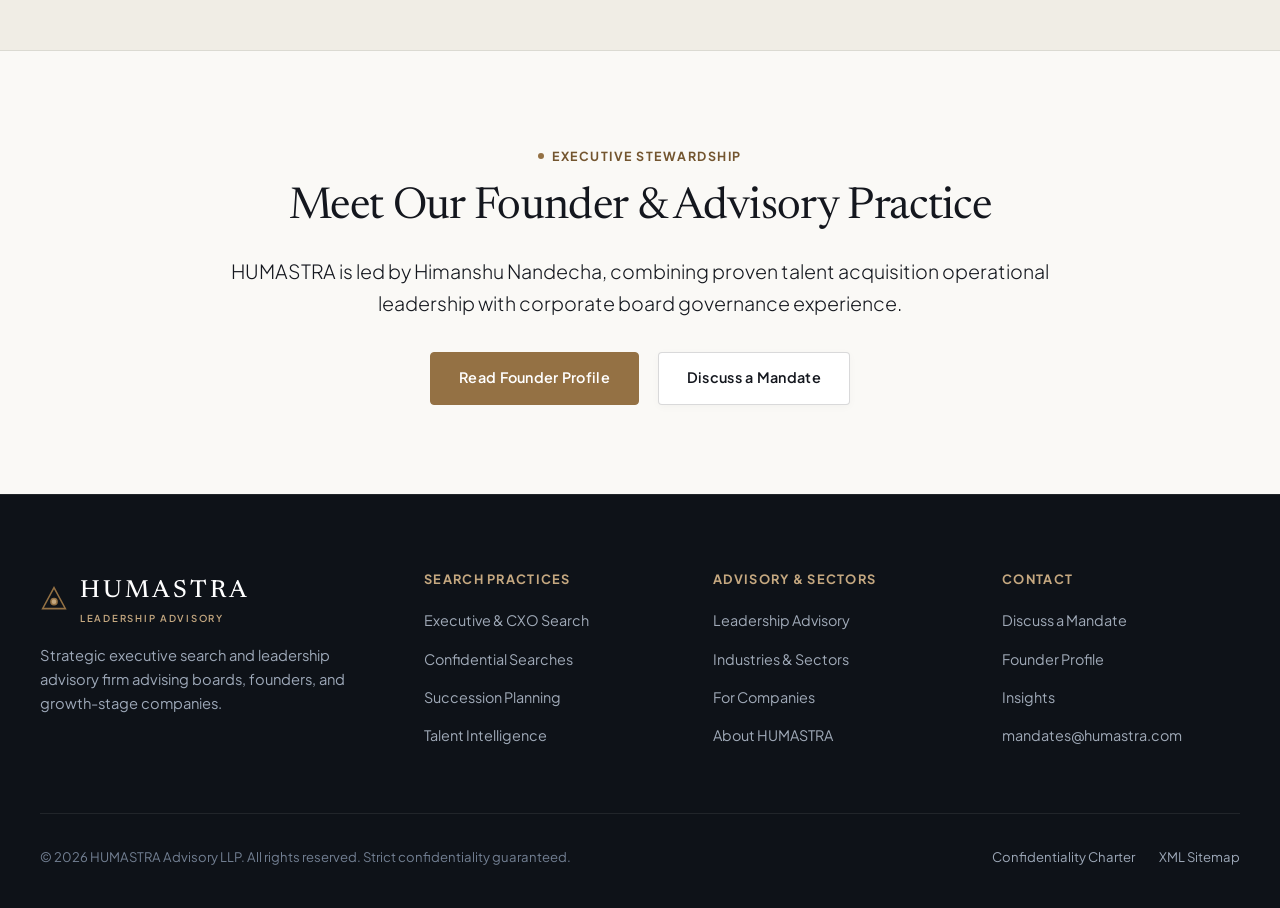
<file: about.html>
<!DOCTYPE html>
<html lang="en">
<head>
  <meta charset="UTF-8">
  <meta name="viewport" content="width=device-width, initial-scale=1.0">
  <title>About HUMASTRA | Leadership Ethos &amp; Confidentiality</title>
  <meta name="description" content="HUMASTRA was founded to advise organizations on their most pivotal leadership and talent decisions. Discover our philosophy, ethical charter, and boutique search model.">
  <meta name="keywords" content="about HUMASTRA, executive search firm, leadership advisory ethos, boutique search firm, confidential executive recruitment">
  <meta name="robots" content="index, follow">
  <link rel="canonical" href="https://humastra.com/about.html">

  <meta property="og:type" content="article">
  <meta property="og:url" content="https://humastra.com/about.html">
  <meta property="og:title" content="About HUMASTRA | Leadership Ethos &amp; Confidentiality">
  <meta property="og:description" content="A strategic executive search and leadership advisory firm built on discretion, rigor, and long-term partnership.">
  <meta property="og:image" content="https://humastra.com/assets/images/hero-boardroom.jpg">

  <link rel="icon" type="image/svg+xml" href="data:image/svg+xml,%3Csvg xmlns='http://www.w3.org/2000/svg' viewBox='0 0 32 32'%3E%3Cpolygon points='16,2 30,26 2,26' fill='none' stroke='%23C5A880' stroke-width='2.5'/%3E%3Ccircle cx='16' cy='18' r='3.5' fill='%23C5A880'/%3E%3C/svg%3E">
  <link rel="stylesheet" href="assets/css/main.css">

  <script type="application/ld+json">
  {
    "@context": "https://schema.org",
    "@type": "BreadcrumbList",
    "itemListElement": [
      {
        "@type": "ListItem",
        "position": 1,
        "name": "Home",
        "item": "https://humastra.com/"
      },
      {
        "@type": "ListItem",
        "position": 2,
        "name": "About",
        "item": "https://humastra.com/about.html"
      }
    ]
  }
  </script>
</head>
<body>

  <a href="#main-content" class="skip-link">Skip to main content</a>

  <!-- Header -->
  <header class="site-header" role="banner">
    <div class="container header-inner">
      <a href="index.html" class="brand-logo" aria-label="HUMASTRA Home">
        <span class="brand-symbol">
          <svg viewBox="0 0 32 32" aria-hidden="true">
            <polygon points="16,3 29,27 3,27" />
            <circle cx="16" cy="19" r="3.5" fill="#C5A880" />
          </svg>
        </span>
        <div>
          HUMASTRA
          <span class="brand-tagline">Leadership Advisory</span>
        </div>
      </a>

      <nav class="nav-container" aria-label="Main Navigation">
        <ul class="nav-menu">
          <li><a href="strategic-search.html" class="nav-link">Strategic Search</a></li>
          <li><a href="leadership-advisory.html" class="nav-link">Leadership Advisory</a></li>
          <li><a href="sectors.html" class="nav-link">Sectors</a></li>
          <li><a href="for-companies.html" class="nav-link">For Companies</a></li>
          <li><a href="insights.html" class="nav-link">Insights</a></li>
          <li><a href="about.html" class="nav-link active">About</a></li>
          <li><a href="leadership.html" class="nav-link">Leadership</a></li>
        </ul>
      </nav>

      <div class="header-cta-group">
        <a href="contact.html" class="btn btn-primary" id="headerCtaBtn">Discuss a Search</a>
        <button class="mobile-toggle" aria-label="Toggle navigation menu" aria-expanded="false">
          <svg viewBox="0 0 24 24" fill="none" stroke-width="2" stroke-linecap="round">
            <line x1="3" y1="12" x2="21" y2="12"></line>
            <line x1="3" y1="6" x2="21" y2="6"></line>
            <line x1="3" y1="18" x2="21" y2="18"></line>
          </svg>
        </button>
      </div>
    </div>
  </header>

  <main id="main-content">
    
    <!-- Hero -->
    <section class="page-hero" aria-label="About Header">
      <div class="container">
        <ul class="breadcrumb">
          <li><a href="index.html">Home</a></li>
          <li class="breadcrumb-separator">/</li>
          <li aria-current="page">About HUMASTRA</li>
        </ul>
        <div class="page-hero-inner">
          <span class="eyebrow">The Firm &amp; Philosophy</span>
          <h1>Advancing the Architecture of Executive Leadership.</h1>
          <p class="lead">
            HUMASTRA was conceived as a high-touch executive search and strategic leadership advisory firm built on an unyielding principle: senior talent acquisition is an enterprise-defining strategic decision, not a transactional administrative exercise.
          </p>
        </div>
      </div>
    </section>

    <!-- Origin & Mission -->
    <section class="section" aria-label="Origin Story">
      <div class="container">
        <div class="feature-spotlight reverse">
          
          <div class="spotlight-content">
            <span class="eyebrow">Our Origin</span>
            <h2>Why We Built HUMASTRA</h2>
            <p>
              In recent years, the recruitment industry has bifurcated into two unsatisfactory extremes: massive multi-national conglomerates where mandates are passed down to inexperienced junior associates, and automated software platforms that treat human judgment as an algorithm.
            </p>
            <p>
              Both approaches fail when stakes are critical. True leadership excellence cannot be deduced from keywords. It requires nuanced discernment—understanding how an executive will handle capital constraints, how they will collaborate with a founding CEO, and whether their temperament suits the company's next phase of evolution.
            </p>
            <p>
              HUMASTRA bridges this divide as an elite, partner-led advisory boutique. We bring the rigor, research discipline, and governance standards of premier advisory institutions, combined with the agility, discretion, and responsiveness of an entrepreneurial practice.
            </p>
          </div>

          <div class="spotlight-visual">
            <img src="assets/images/advisory-room.jpg" alt="Executive consulting suite illustrating quiet luxury and discretion" width="1280" height="720" loading="lazy">
          </div>

        </div>
      </div>
    </section>

    <!-- Core Values -->
    <section class="section section-secondary" aria-label="Core Values">
      <div class="container">
        <div style="max-width: 720px; margin-bottom: 3.5rem;">
          <span class="eyebrow">Guiding Values</span>
          <h2>The Four Values of HUMASTRA</h2>
          <p>
            The principles that govern our client relationships, research methodologies, and daily advisory counsel:
          </p>
        </div>

        <div class="grid-2">
          
          <div class="advisory-card">
            <span class="card-num">01 / Rigor</span>
            <h3>Intellectual Honesty</h3>
            <p>
              We provide objective, unvarnished assessments to boards and founders. If a proposed mandate is unrealistic or an internal candidate is already the superior choice, we tell our clients frankly, placing their long-term enterprise health above our placement fees.
            </p>
          </div>

          <div class="advisory-card">
            <span class="card-num">02 / Discretion</span>
            <h3>Uncompromising Confidentiality</h3>
            <p>
              The executive talent ecosystem is delicate. We treat every mandate, candidate identity, and organizational brief as classified commercial intelligence, safeguarding your brand equity at every touchpoint.
            </p>
          </div>

          <div class="advisory-card">
            <span class="card-num">03 / Depth</span>
            <h3>Contextual Fit Over Pedigree</h3>
            <p>
              A prestigious corporate logo on a resume is not a proxy for leadership capability. We evaluate executives in their operational context—testing their resilience, decision-making architecture, and alignment with your specific culture.
            </p>
          </div>

          <div class="advisory-card">
            <span class="card-num">04 / Ownership</span>
            <h3>Partner-Led Accountability</h3>
            <p>
              We deliberately cap the number of active mandates we undertake. When you engage HUMASTRA, you work directly with experienced search leaders who carry the search from initial mapping through final placement and 100-day integration.
            </p>
          </div>

        </div>
      </div>
    </section>

    <!-- The Confidentiality Charter -->
    <section class="section section-cream" id="confidentiality" aria-label="Confidentiality Charter">
      <div class="container">
        <div style="max-width: 820px; margin: 0 auto; text-align: center;">
          <span class="eyebrow" style="color: var(--gold-dark);">Client Protection Protocol</span>
          <h2>The HUMASTRA Confidentiality Charter</h2>
          <p style="margin-top: 1.25rem;">
            Because senior leadership transitions often intersect with public share valuations, board politics, and sensitive competitive dynamics, HUMASTRA adheres to a strict four-point non-disclosure charter:
          </p>
        </div>

        <div class="grid-2" style="margin-top: 3.5rem;">
          
          <div style="background: var(--cream-surface); border: 1px solid var(--cream-border); padding: 2rem; border-radius: var(--radius-sm);">
            <h4 style="font-family: var(--font-serif); font-size: 1.25rem; color: var(--cream-text); margin-bottom: 0.5rem;">1. Anonymized Market Research</h4>
            <p style="font-size: 0.92rem; color: var(--cream-text-muted); margin-bottom: 0;">
              Initial ecosystem mapping and passive candidate exploratory outreach are conducted using blinded opportunity profiles without divulging company identity until mutual non-disclosure agreements are in force.
            </p>
          </div>

          <div style="background: var(--cream-surface); border: 1px solid var(--cream-border); padding: 2rem; border-radius: var(--radius-sm);">
            <h4 style="font-family: var(--font-serif); font-size: 1.25rem; color: var(--cream-text); margin-bottom: 0.5rem;">2. Off-The-Record Candidate Vetting</h4>
            <p style="font-size: 0.92rem; color: var(--cream-text-muted); margin-bottom: 0;">
              Informal referencing and peer intelligence gathering are conducted through closed-loop trusted relationships, ensuring no market rumors or leaks regarding an executive's potential movement.
            </p>
          </div>

          <div style="background: var(--cream-surface); border: 1px solid var(--cream-border); padding: 2rem; border-radius: var(--radius-sm);">
            <h4 style="font-family: var(--font-serif); font-size: 1.25rem; color: var(--cream-text); margin-bottom: 0.5rem;">3. Dedicated Communication Security</h4>
            <p style="font-size: 0.92rem; color: var(--cream-text-muted); margin-bottom: 0;">
              Candidate dossiers, interview feedback, and compensation negotiations are shared exclusively through end-to-end encrypted or client-designated confidential portals with strict access logs.
            </p>
          </div>

          <div style="background: var(--cream-surface); border: 1px solid var(--cream-border); padding: 2rem; border-radius: var(--radius-sm);">
            <h4 style="font-family: var(--font-serif); font-size: 1.25rem; color: var(--cream-text); margin-bottom: 0.5rem;">4. Strict Non-Poaching Covenant</h4>
            <p style="font-size: 0.92rem; color: var(--cream-text-muted); margin-bottom: 0;">
              We maintain a rigorous non-solicitation policy protecting our active client organizations, ensuring that our search team will never recruit talent away from a firm we actively partner with.
            </p>
          </div>

        </div>
      </div>
    </section>

    <!-- Leadership Link Section -->
    <section class="section" aria-label="Leadership Transition">
      <div class="container container-narrow" style="text-align: center;">
        <span class="eyebrow">Executive Stewardship</span>
        <h2>Meet Our Founder &amp; Advisory Practice</h2>
        <p class="lead" style="margin-top: 1.25rem;">
          HUMASTRA is led by Himanshu Nandecha, combining proven talent acquisition operational leadership with corporate board governance experience.
        </p>
        <div style="margin-top: 2rem;">
          <a href="leadership.html" class="btn btn-primary">Read Founder Profile</a>
          <a href="contact.html" class="btn btn-secondary" style="margin-left: 1rem;">Discuss a Mandate</a>
        </div>
      </div>
    </section>

  </main>

  <!-- Footer -->
  <footer class="site-footer" role="contentinfo">
    <div class="container">
      <div class="footer-top">
        <div class="footer-brand">
          <a href="index.html" class="brand-logo" aria-label="HUMASTRA Home">
            <span class="brand-symbol">
              <svg viewBox="0 0 32 32" aria-hidden="true">
                <polygon points="16,3 29,27 3,27" />
                <circle cx="16" cy="19" r="3.5" fill="#C5A880" />
              </svg>
            </span>
            <div>HUMASTRA<span class="brand-tagline">Leadership Advisory</span></div>
          </a>
          <p>Strategic executive search and leadership advisory firm advising boards, founders, and growth-stage companies.</p>
        </div>
        <div class="footer-col">
          <h4>Search Practices</h4>
          <ul class="footer-nav">
            <li><a href="strategic-search.html">Executive &amp; CXO Search</a></li>
            <li><a href="strategic-search.html#confidential">Confidential Searches</a></li>
            <li><a href="strategic-search.html#succession">Succession Planning</a></li>
            <li><a href="strategic-search.html#intelligence">Talent Intelligence</a></li>
          </ul>
        </div>
        <div class="footer-col">
          <h4>Advisory &amp; Sectors</h4>
          <ul class="footer-nav">
            <li><a href="leadership-advisory.html">Leadership Advisory</a></li>
            <li><a href="sectors.html">Industries &amp; Sectors</a></li>
            <li><a href="for-companies.html">For Companies</a></li>
            <li><a href="about.html">About HUMASTRA</a></li>
          </ul>
        </div>
        <div class="footer-col">
          <h4>Contact</h4>
          <ul class="footer-nav">
            <li><a href="contact.html">Discuss a Mandate</a></li>
            <li><a href="leadership.html">Founder Profile</a></li>
            <li><a href="insights.html">Insights</a></li>
            <li><a href="contact.html">mandates@humastra.com</a></li>
          </ul>
        </div>
      </div>
      <div class="footer-bottom">
        <div>&copy; 2026 HUMASTRA Advisory LLP. All rights reserved. Strict confidentiality guaranteed.</div>
        <div class="footer-legal-links">
          <a href="about.html#confidentiality">Confidentiality Charter</a>
          <a href="sitemap.xml">XML Sitemap</a>
        </div>
      </div>
    </div>
  </footer>

  <script src="assets/js/main.js"></script>
</body>
</html>
</file>
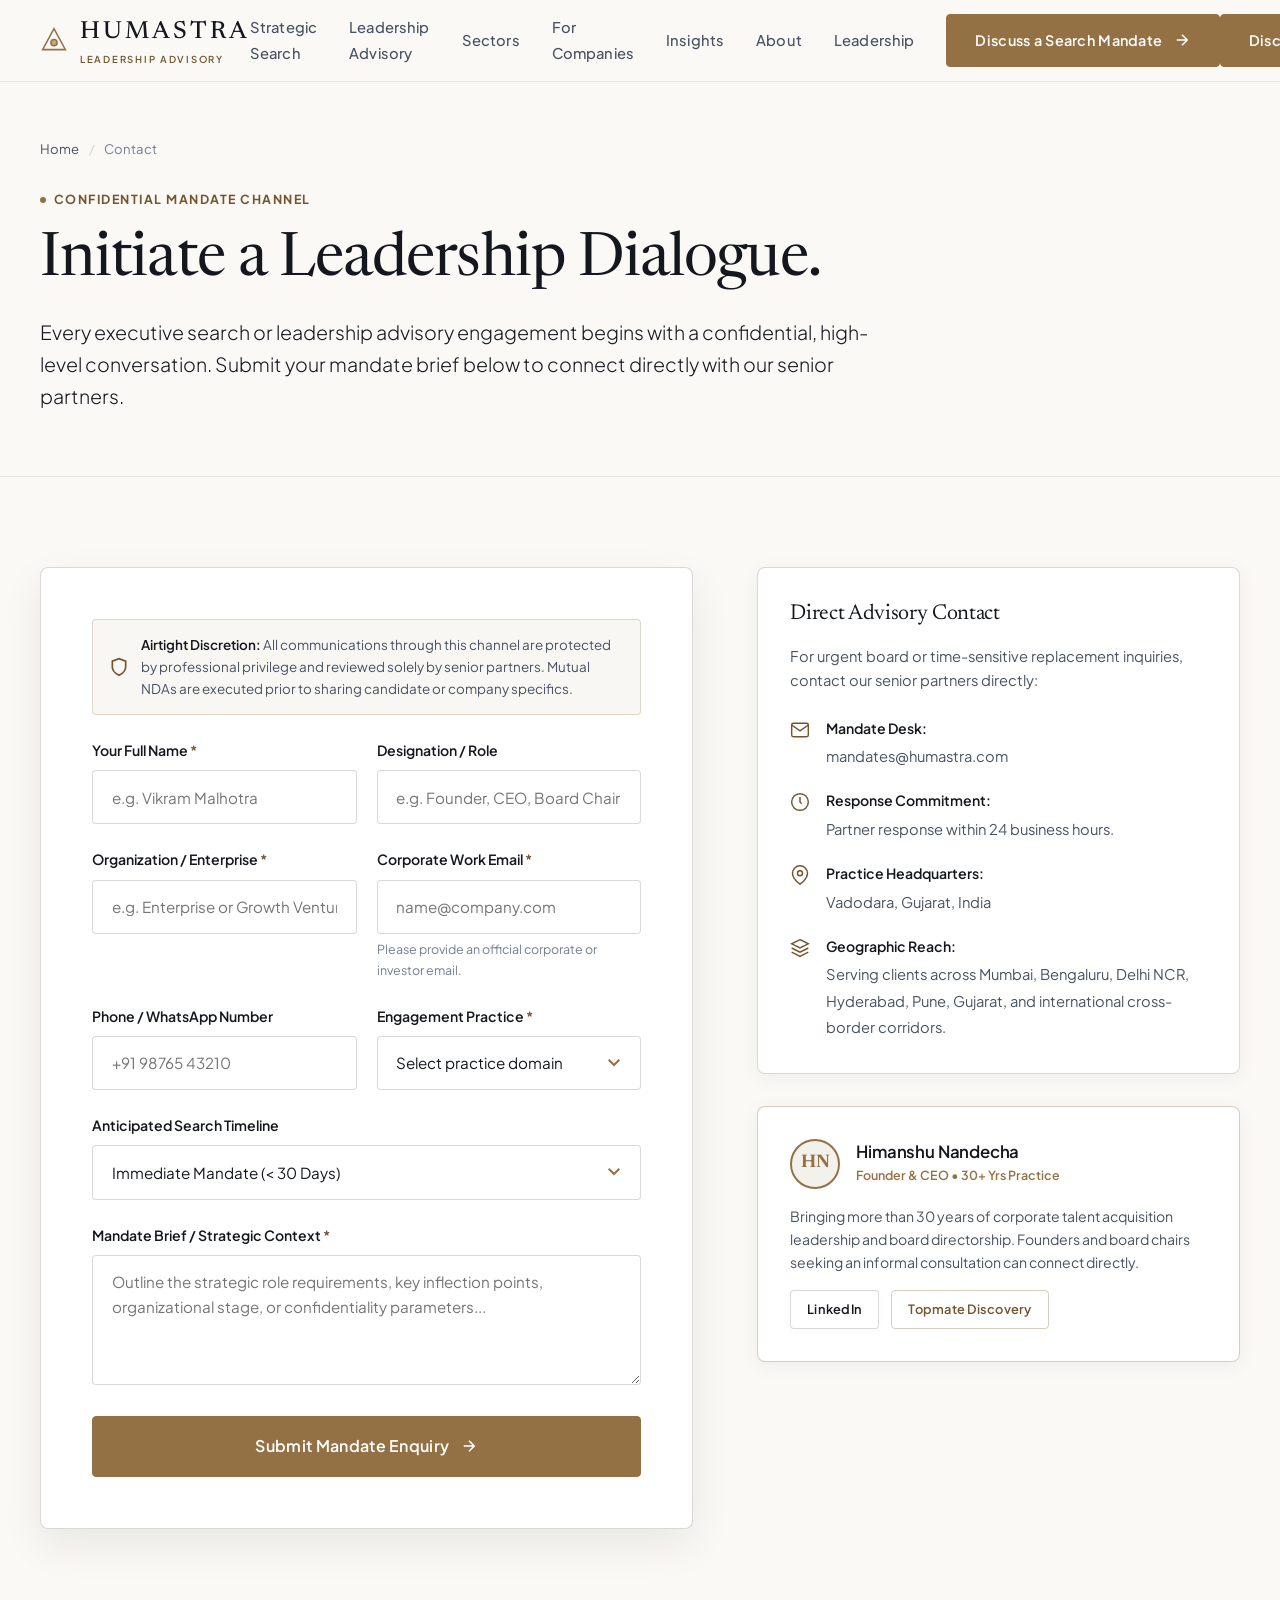
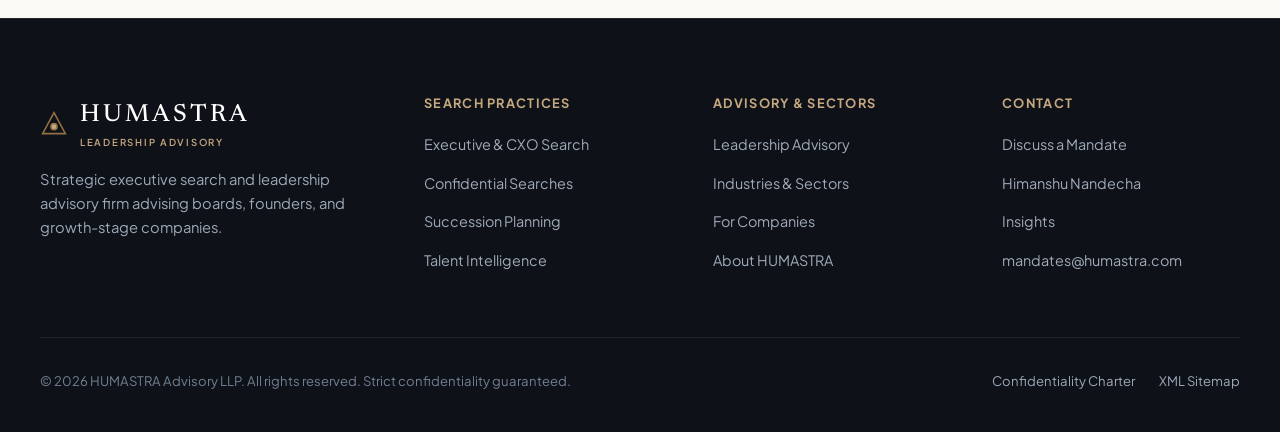
<file: contact.html>
<!DOCTYPE html>
<html lang="en">
<head>
  <meta charset="UTF-8">
  <meta name="viewport" content="width=device-width, initial-scale=1.0">
  <title>Discuss a Search Mandate | Contact HUMASTRA</title>
  <meta name="description" content="Initiate a confidential executive search mandate or leadership advisory dialogue with HUMASTRA's senior partners. Strict discretion guaranteed.">
  <meta name="keywords" content="contact HUMASTRA, discuss executive search, commission CXO search, confidential search inquiry, retained search partner contact">
  <meta name="robots" content="index, follow">
  <link rel="canonical" href="https://humastra.com/contact.html">

  <meta property="og:type" content="website">
  <meta property="og:url" content="https://humastra.com/contact.html">
  <meta property="og:title" content="Discuss a Search Mandate | Contact HUMASTRA">
  <meta property="og:description" content="Initiate a confidential executive search mandate or leadership advisory dialogue.">
  <meta property="og:image" content="https://humastra.com/assets/images/hero-boardroom.jpg">

  <link rel="icon" type="image/svg+xml" href="data:image/svg+xml,%3Csvg xmlns='http://www.w3.org/2000/svg' viewBox='0 0 32 32'%3E%3Cpolygon points='16,2 30,26 2,26' fill='none' stroke='%23C5A880' stroke-width='2.5'/%3E%3Ccircle cx='16' cy='18' r='3.5' fill='%23C5A880'/%3E%3C/svg%3E">
  <link rel="stylesheet" href="assets/css/main.css">

  <script type="application/ld+json">
  {
    "@context": "https://schema.org",
    "@type": "ContactPage",
    "name": "Contact HUMASTRA",
    "url": "https://humastra.com/contact.html",
    "description": "Confidential enquiry channel for boards, CEOs, and investors to initiate an executive search or leadership advisory mandate.",
    "mainEntity": {
      "@type": "Organization",
      "name": "HUMASTRA",
      "email": "mandates@humastra.com",
      "address": {
        "@type": "PostalAddress",
        "addressLocality": "Vadodara",
        "addressRegion": "Gujarat",
        "addressCountry": "IN"
      }
    }
  }
  </script>
</head>
<body>

  <a href="#main-content" class="skip-link">Skip to main content</a>

  <!-- Header -->
  <header class="site-header" role="banner">
    <div class="container header-inner">
      <a href="index.html" class="brand-logo" aria-label="HUMASTRA Home">
        <span class="brand-symbol">
          <svg viewBox="0 0 32 32" aria-hidden="true">
            <polygon points="16,3 29,27 3,27" />
            <circle cx="16" cy="19" r="3.5" fill="#C5A880" />
          </svg>
        </span>
        <div>
          HUMASTRA
          <span class="brand-tagline">Leadership Advisory</span>
        </div>
      </a>

      <nav class="nav-container" aria-label="Main Navigation">
        <ul class="nav-menu">
          <li><a href="strategic-search.html" class="nav-link">Strategic Search</a></li>
          <li><a href="leadership-advisory.html" class="nav-link">Leadership Advisory</a></li>
          <li><a href="sectors.html" class="nav-link">Sectors</a></li>
          <li><a href="for-companies.html" class="nav-link">For Companies</a></li>
          <li><a href="insights.html" class="nav-link">Insights</a></li>
          <li><a href="about.html" class="nav-link">About</a></li>
          <li><a href="leadership.html" class="nav-link">Leadership</a></li>
        </ul>
      </nav>

      <div class="header-cta-group">
        <a href="contact.html" class="btn btn-primary" id="headerCtaBtn">Discuss a Search</a>
        <button class="mobile-toggle" aria-label="Toggle navigation menu" aria-expanded="false">
          <svg viewBox="0 0 24 24" fill="none" stroke-width="2" stroke-linecap="round">
            <line x1="3" y1="12" x2="21" y2="12"></line>
            <line x1="3" y1="6" x2="21" y2="6"></line>
            <line x1="3" y1="18" x2="21" y2="18"></line>
          </svg>
        </button>
      </div>
    </div>
  </header>

  <main id="main-content">
    
    <!-- Hero -->
    <section class="page-hero" aria-label="Contact Header">
      <div class="container">
        <ul class="breadcrumb">
          <li><a href="index.html">Home</a></li>
          <li class="breadcrumb-separator">/</li>
          <li aria-current="page">Contact</li>
        </ul>
        <div class="page-hero-inner">
          <span class="eyebrow">Confidential Mandate Channel</span>
          <h1>Initiate a Leadership Dialogue.</h1>
          <p class="lead">
            Every executive search or leadership advisory engagement begins with a confidential, high-level conversation. Submit your mandate brief below to connect directly with our senior partners.
          </p>
        </div>
      </div>
    </section>

    <!-- Contact & Enquiry Form Section -->
    <section class="section" aria-label="Search Enquiry Form">
      <div class="container">
        <div class="contact-layout">
          
          <!-- Interactive Form Card -->
          <div class="form-card">
            
            <div id="formAlert" class="form-alert" role="alert"></div>

            <div class="confidentiality-shield">
              <svg viewBox="0 0 24 24" fill="none" stroke="currentColor" stroke-width="2">
                <path d="M12 22s8-4 8-10V5l-8-3-8 3v7c0 6 8 10 8 10z"/>
              </svg>
              <p>
                <strong>Airtight Discretion:</strong> All communications through this channel are protected by professional privilege and reviewed solely by senior partners. Mutual NDAs are executed prior to sharing candidate or company specifics.
              </p>
            </div>

            <form id="searchEnquiryForm" novalidate>
              
              <div class="form-row">
                <div class="form-group">
                  <label class="form-label" for="fullName">Your Full Name <span class="required">*</span></label>
                  <input type="text" id="fullName" name="fullName" class="form-control" placeholder="e.g. Vikram Malhotra" required>
                </div>
                <div class="form-group">
                  <label class="form-label" for="designation">Designation / Role</label>
                  <input type="text" id="designation" name="designation" class="form-control" placeholder="e.g. Founder, CEO, Board Chair">
                </div>
              </div>

              <div class="form-row">
                <div class="form-group">
                  <label class="form-label" for="companyName">Organization / Enterprise <span class="required">*</span></label>
                  <input type="text" id="companyName" name="companyName" class="form-control" placeholder="e.g. Enterprise or Growth Venture" required>
                </div>
                <div class="form-group">
                  <label class="form-label" for="workEmail">Corporate Work Email <span class="required">*</span></label>
                  <input type="email" id="workEmail" name="workEmail" class="form-control" placeholder="name@company.com" required>
                  <div class="form-hint">Please provide an official corporate or investor email.</div>
                </div>
              </div>

              <div class="form-row">
                <div class="form-group">
                  <label class="form-label" for="phone">Phone / WhatsApp Number</label>
                  <input type="tel" id="phone" name="phone" class="form-control" placeholder="+91 98765 43210">
                </div>
                <div class="form-group">
                  <label class="form-label" for="mandateType">Engagement Practice <span class="required">*</span></label>
                  <select id="mandateType" name="mandateType" class="form-control" required>
                    <option value="" disabled selected>Select practice domain</option>
                    <option value="cxo-search">Executive &amp; CXO Search (CEO, CFO, CTO, COO)</option>
                    <option value="board-search">Board &amp; Independent Director Search</option>
                    <option value="confidential-search">Confidential Replacement Search</option>
                    <option value="leadership-advisory">Leadership Advisory &amp; Assessment</option>
                    <option value="succession-planning">Succession Planning &amp; Team Design</option>
                    <option value="talent-mapping">Talent Intelligence &amp; Ecosystem Mapping</option>
                  </select>
                </div>
              </div>

              <div class="form-group">
                <label class="form-label" for="timeline">Anticipated Search Timeline</label>
                <select id="timeline" name="timeline" class="form-control">
                  <option value="immediate">Immediate Mandate (&lt; 30 Days)</option>
                  <option value="next-quarter">Upcoming Quarter (30 - 90 Days)</option>
                  <option value="exploratory">Exploratory / Succession Planning</option>
                </select>
              </div>

              <div class="form-group">
                <label class="form-label" for="message">Mandate Brief / Strategic Context <span class="required">*</span></label>
                <textarea id="message" name="message" class="form-control" placeholder="Outline the strategic role requirements, key inflection points, organizational stage, or confidentiality parameters..." required></textarea>
              </div>

              <button type="submit" class="btn btn-primary" style="width: 100%; padding: 1rem 2rem; font-size: 1rem;" id="submitEnquiryBtn">
                Submit Mandate Enquiry
                <svg class="btn-icon" viewBox="0 0 24 24" fill="none" stroke="currentColor" stroke-width="2">
                  <path d="M5 12h14M12 5l7 7-7 7"/>
                </svg>
              </button>

            </form>
          </div>

          <!-- Contact Details & Practice Footprint Sidebar -->
          <aside class="contact-sidebar" aria-label="Practice Contact Information">
            
            <div class="contact-info-block">
              <h3>Direct Advisory Contact</h3>
              <p style="font-size: 0.92rem; color: var(--text-secondary); margin-bottom: 1.5rem;">
                For urgent board or time-sensitive replacement inquiries, contact our senior partners directly:
              </p>

              <ul class="contact-list">
                <li class="contact-list-item">
                  <svg viewBox="0 0 24 24" fill="none" stroke="currentColor" stroke-width="1.75">
                    <path d="M4 4h16c1.1 0 2 .9 2 2v12c0 1.1-.9 2-2 2H4c-1.1 0-2-.9-2-2V6c0-1.1.9-2 2-2z"/>
                    <polyline points="22,6 12,13 2,6"/>
                  </svg>
                  <div>
                    <strong>Mandate Desk:</strong>
                    <a href="mailto:mandates@humastra.com">mandates@humastra.com</a>
                  </div>
                </li>

                <li class="contact-list-item">
                  <svg viewBox="0 0 24 24" fill="none" stroke="currentColor" stroke-width="1.75">
                    <circle cx="12" cy="12" r="10"/>
                    <polyline points="12 6 12 12 14 14"/>
                  </svg>
                  <div>
                    <strong>Response Commitment:</strong>
                    <span>Partner response within 24 business hours.</span>
                  </div>
                </li>

                <li class="contact-list-item">
                  <svg viewBox="0 0 24 24" fill="none" stroke="currentColor" stroke-width="1.75">
                    <path d="M21 10c0 7-9 13-9 13s-9-6-9-13a9 9 0 0 1 18 0z"/>
                    <circle cx="12" cy="10" r="3"/>
                  </svg>
                  <div>
                    <strong>Practice Headquarters:</strong>
                    <span>Vadodara, Gujarat, India</span>
                  </div>
                </li>

                <li class="contact-list-item">
                  <svg viewBox="0 0 24 24" fill="none" stroke="currentColor" stroke-width="1.75">
                    <polygon points="12 2 2 7 12 12 22 7 12 2"/>
                    <polyline points="2 17 12 22 22 17"/>
                    <polyline points="2 12 12 17 22 12"/>
                  </svg>
                  <div>
                    <strong>Geographic Reach:</strong>
                    <span>Serving clients across Mumbai, Bengaluru, Delhi NCR, Hyderabad, Pune, Gujarat, and international cross-border corridors.</span>
                  </div>
                </li>
              </ul>
            </div>

            <!-- Founder Direct Channel -->
            <div class="contact-info-block" style="background: var(--bg-surface-elevated); border-color: var(--border-gold);">
              <div style="display: flex; align-items: center; gap: 1rem; margin-bottom: 1rem;">
                <div style="width: 50px; height: 50px; border-radius: 50%; border: 2px solid var(--gold-primary); background: var(--bg-secondary); display: flex; align-items: center; justify-content: center; flex-shrink: 0; font-family: var(--font-serif); font-size: 1.15rem; font-weight: 700; color: var(--gold-primary);">
                  HN
                </div>
                <div>
                  <h4 style="font-size: 1.05rem; margin-bottom: 0.15rem; color: var(--text-primary);">Himanshu Nandecha</h4>
                  <div style="font-size: 0.78rem; color: var(--gold-primary); font-weight: 600;">Founder &amp; CEO &bull; 30+ Yrs Practice</div>
                </div>
              </div>
              <p style="font-size: 0.88rem; color: var(--text-secondary); margin-bottom: 1rem;">
                Bringing more than 30 years of corporate talent acquisition leadership and board directorship. Founders and board chairs seeking an informal consultation can connect directly.
              </p>
              <div style="display: flex; gap: 0.75rem; flex-wrap: wrap;">
                <a href="https://linkedin.com/in/nandecha" target="_blank" rel="noopener noreferrer" class="btn btn-secondary" style="padding: 0.5rem 1rem; font-size: 0.8rem;">LinkedIn</a>
                <a href="https://topmate.io/nandecha" target="_blank" rel="noopener noreferrer" class="btn btn-gold-outline" style="padding: 0.5rem 1rem; font-size: 0.8rem;">Topmate Discovery</a>
              </div>
            </div>

          </aside>

        </div>
      </div>
    </section>

  </main>

  <!-- Footer -->
  <footer class="site-footer" role="contentinfo">
    <div class="container">
      <div class="footer-top">
        <div class="footer-brand">
          <a href="index.html" class="brand-logo" aria-label="HUMASTRA Home">
            <span class="brand-symbol">
              <svg viewBox="0 0 32 32" aria-hidden="true">
                <polygon points="16,3 29,27 3,27" />
                <circle cx="16" cy="19" r="3.5" fill="#C5A880" />
              </svg>
            </span>
            <div>HUMASTRA<span class="brand-tagline">Leadership Advisory</span></div>
          </a>
          <p>Strategic executive search and leadership advisory firm advising boards, founders, and growth-stage companies.</p>
        </div>
        <div class="footer-col">
          <h4>Search Practices</h4>
          <ul class="footer-nav">
            <li><a href="strategic-search.html">Executive &amp; CXO Search</a></li>
            <li><a href="strategic-search.html#confidential">Confidential Searches</a></li>
            <li><a href="strategic-search.html#succession">Succession Planning</a></li>
            <li><a href="strategic-search.html#intelligence">Talent Intelligence</a></li>
          </ul>
        </div>
        <div class="footer-col">
          <h4>Advisory &amp; Sectors</h4>
          <ul class="footer-nav">
            <li><a href="leadership-advisory.html">Leadership Advisory</a></li>
            <li><a href="sectors.html">Industries &amp; Sectors</a></li>
            <li><a href="for-companies.html">For Companies</a></li>
            <li><a href="about.html">About HUMASTRA</a></li>
          </ul>
        </div>
        <div class="footer-col">
          <h4>Contact</h4>
          <ul class="footer-nav">
            <li><a href="contact.html">Discuss a Mandate</a></li>
            <li><a href="leadership.html">Himanshu Nandecha</a></li>
            <li><a href="insights.html">Insights</a></li>
            <li><a href="contact.html">mandates@humastra.com</a></li>
          </ul>
        </div>
      </div>
      <div class="footer-bottom">
        <div>&copy; 2026 HUMASTRA Advisory LLP. All rights reserved. Strict confidentiality guaranteed.</div>
        <div class="footer-legal-links">
          <a href="about.html#confidentiality">Confidentiality Charter</a>
          <a href="sitemap.xml">XML Sitemap</a>
        </div>
      </div>
    </div>
  </footer>

  <script src="assets/js/main.js"></script>
</body>
</html>
</file>
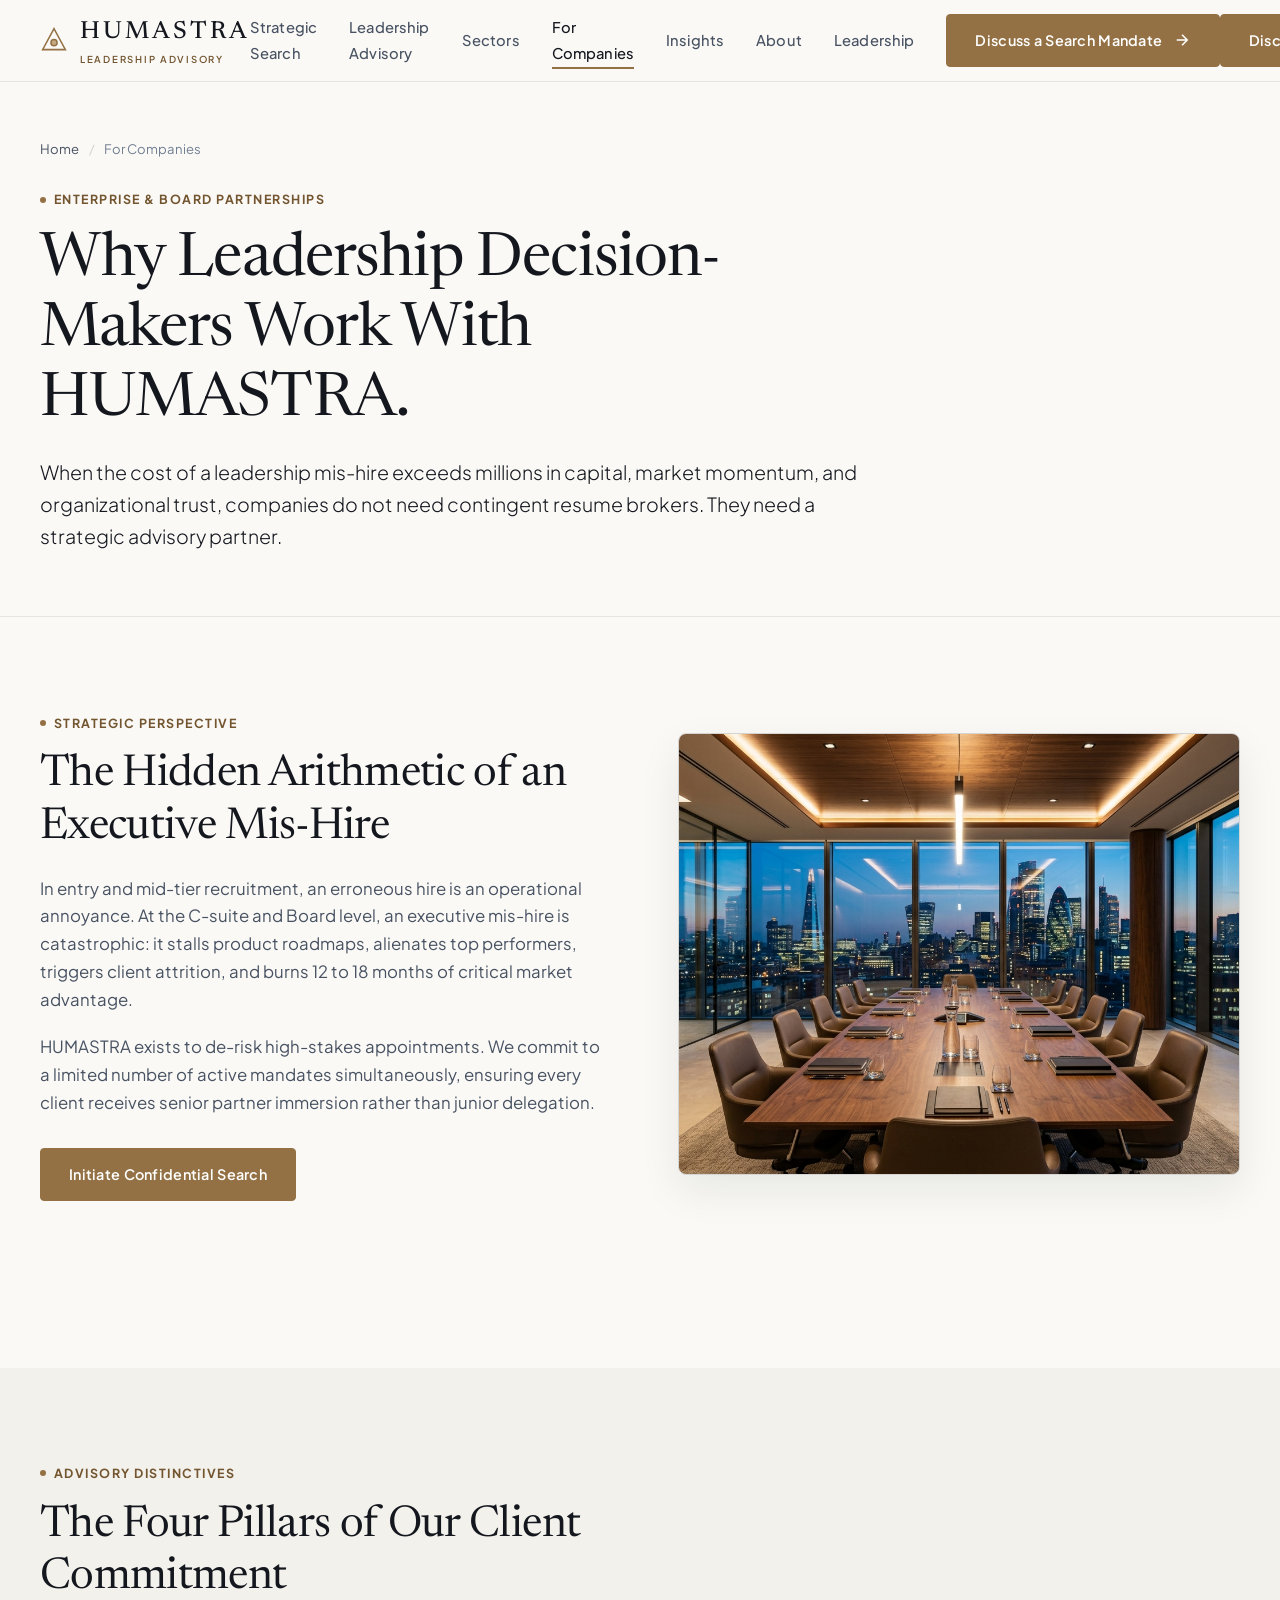
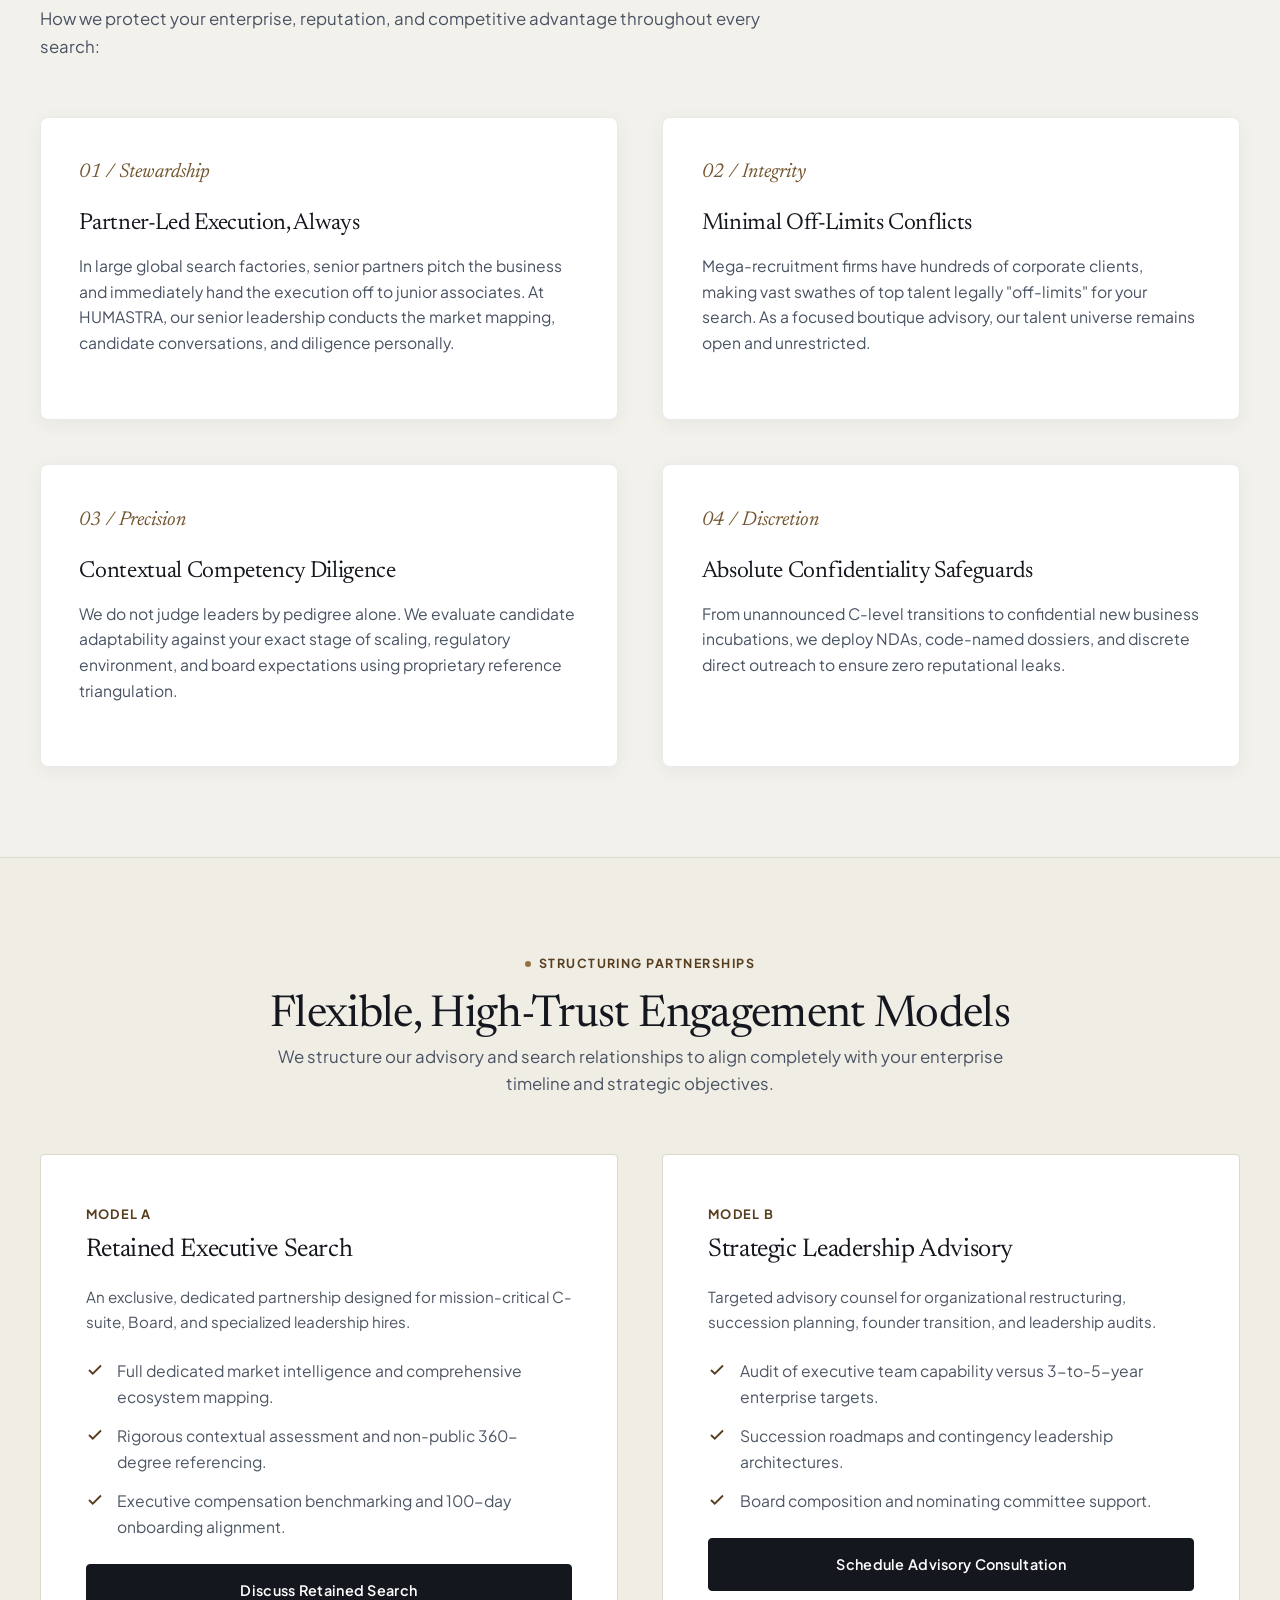
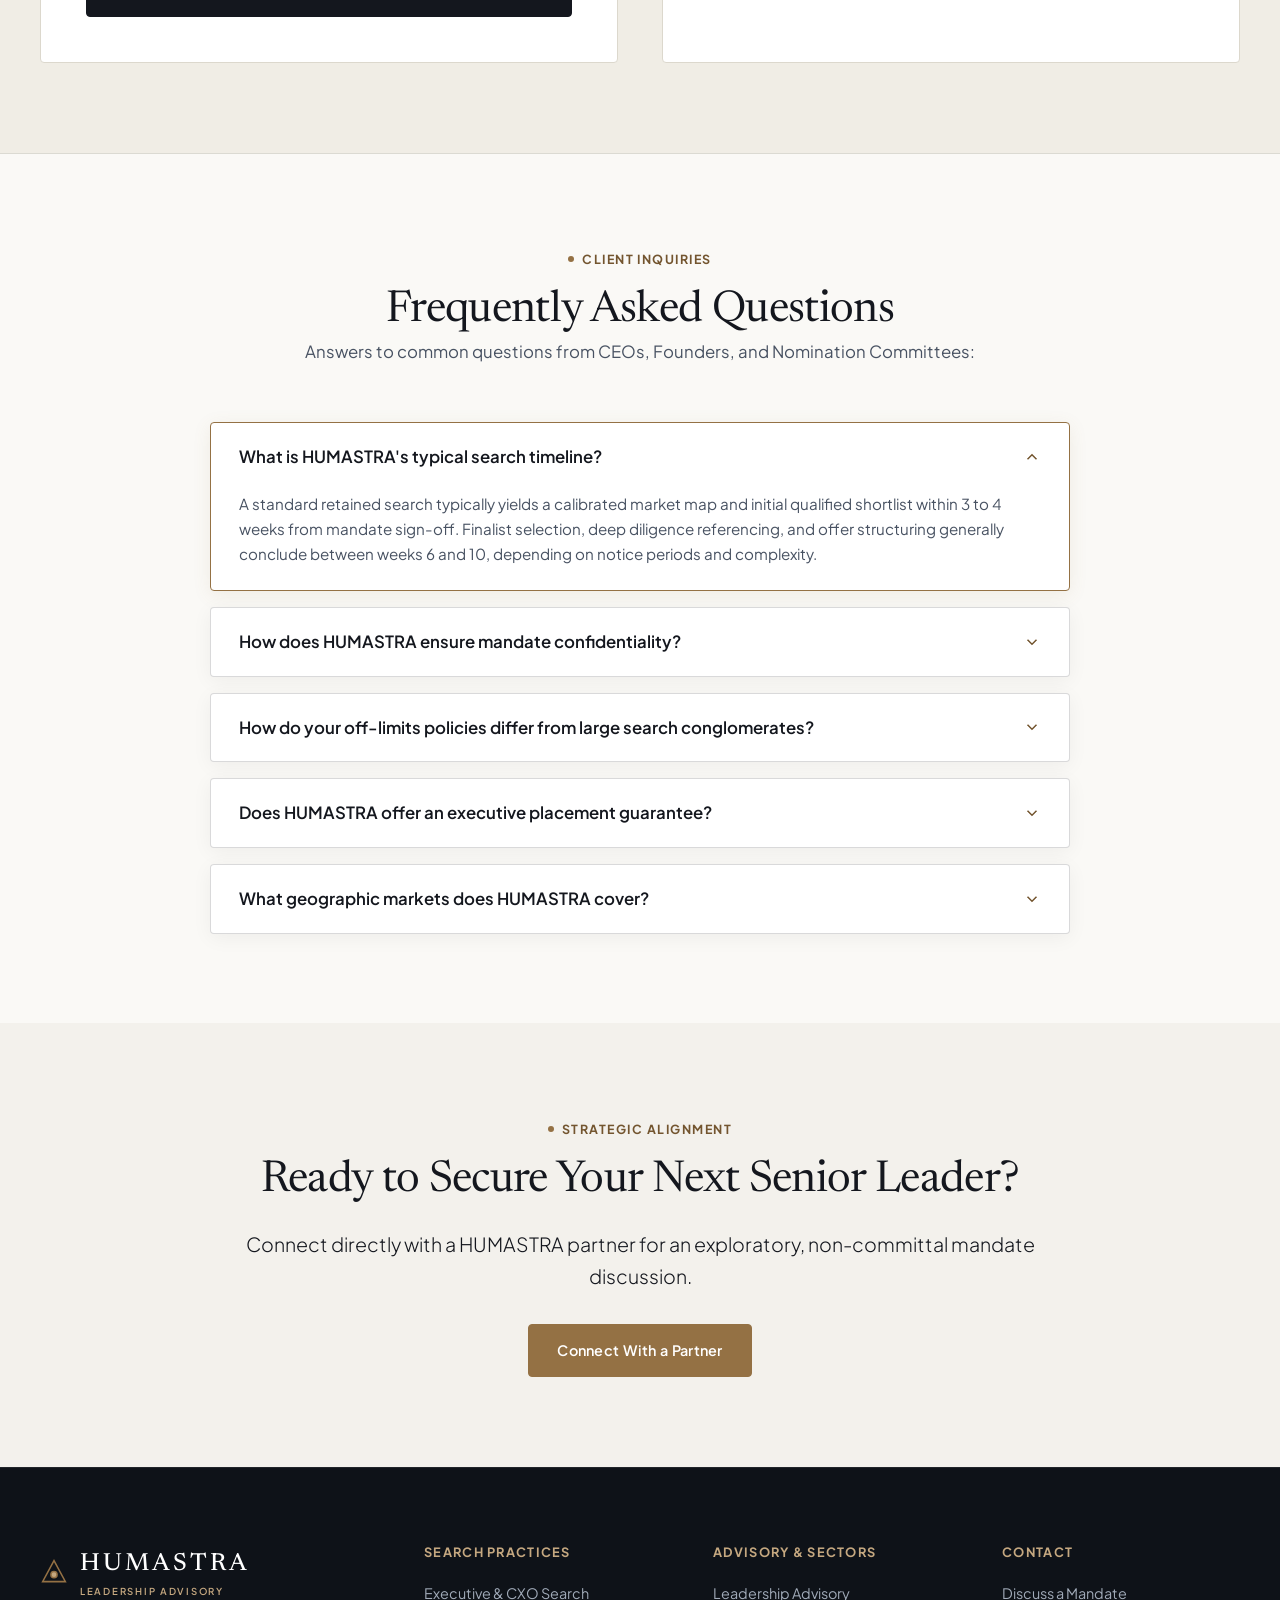
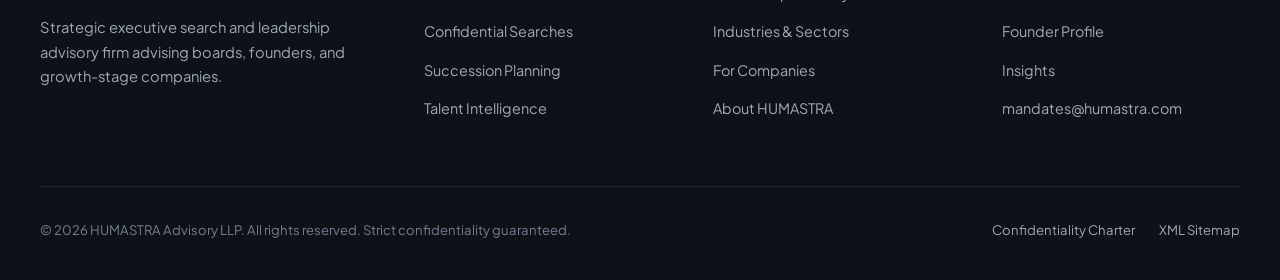
<file: for-companies.html>
<!DOCTYPE html>
<html lang="en">
<head>
  <meta charset="UTF-8">
  <meta name="viewport" content="width=device-width, initial-scale=1.0">
  <title>For Decision-Makers &amp; Boards | HUMASTRA</title>
  <meta name="description" content="Discover why CEOs, founders, boards, and investors choose HUMASTRA for high-stakes executive search and leadership advisory. Learn our partner-led engagement model.">
  <meta name="keywords" content="retained executive search, board advisory, executive recruitment for companies, CEO hiring advisory, high stakes talent acquisition">
  <meta name="robots" content="index, follow">
  <link rel="canonical" href="https://humastra.com/for-companies.html">

  <meta property="og:type" content="article">
  <meta property="og:url" content="https://humastra.com/for-companies.html">
  <meta property="og:title" content="For Decision-Makers &amp; Boards | HUMASTRA">
  <meta property="og:description" content="Why founders, CEOs, and investors trust HUMASTRA with their most critical leadership appointments.">
  <meta property="og:image" content="https://humastra.com/assets/images/hero-boardroom.jpg">

  <link rel="icon" type="image/svg+xml" href="data:image/svg+xml,%3Csvg xmlns='http://www.w3.org/2000/svg' viewBox='0 0 32 32'%3E%3Cpolygon points='16,2 30,26 2,26' fill='none' stroke='%23C5A880' stroke-width='2.5'/%3E%3Ccircle cx='16' cy='18' r='3.5' fill='%23C5A880'/%3E%3C/svg%3E">
  <link rel="stylesheet" href="assets/css/main.css">

  <script type="application/ld+json">
  {
    "@context": "https://schema.org",
    "@type": "BreadcrumbList",
    "itemListElement": [
      {
        "@type": "ListItem",
        "position": 1,
        "name": "Home",
        "item": "https://humastra.com/"
      },
      {
        "@type": "ListItem",
        "position": 2,
        "name": "For Companies",
        "item": "https://humastra.com/for-companies.html"
      }
    ]
  }
  </script>
</head>
<body>

  <a href="#main-content" class="skip-link">Skip to main content</a>

  <!-- Header -->
  <header class="site-header" role="banner">
    <div class="container header-inner">
      <a href="index.html" class="brand-logo" aria-label="HUMASTRA Home">
        <span class="brand-symbol">
          <svg viewBox="0 0 32 32" aria-hidden="true">
            <polygon points="16,3 29,27 3,27" />
            <circle cx="16" cy="19" r="3.5" fill="#C5A880" />
          </svg>
        </span>
        <div>
          HUMASTRA
          <span class="brand-tagline">Leadership Advisory</span>
        </div>
      </a>

      <nav class="nav-container" aria-label="Main Navigation">
        <ul class="nav-menu">
          <li><a href="strategic-search.html" class="nav-link">Strategic Search</a></li>
          <li><a href="leadership-advisory.html" class="nav-link">Leadership Advisory</a></li>
          <li><a href="sectors.html" class="nav-link">Sectors</a></li>
          <li><a href="for-companies.html" class="nav-link active">For Companies</a></li>
          <li><a href="insights.html" class="nav-link">Insights</a></li>
          <li><a href="about.html" class="nav-link">About</a></li>
          <li><a href="leadership.html" class="nav-link">Leadership</a></li>
        </ul>
      </nav>

      <div class="header-cta-group">
        <a href="contact.html" class="btn btn-primary" id="headerCtaBtn">Discuss a Search</a>
        <button class="mobile-toggle" aria-label="Toggle navigation menu" aria-expanded="false">
          <svg viewBox="0 0 24 24" fill="none" stroke-width="2" stroke-linecap="round">
            <line x1="3" y1="12" x2="21" y2="12"></line>
            <line x1="3" y1="6" x2="21" y2="6"></line>
            <line x1="3" y1="18" x2="21" y2="18"></line>
          </svg>
        </button>
      </div>
    </div>
  </header>

  <main id="main-content">
    
    <!-- Hero -->
    <section class="page-hero" aria-label="For Companies Header">
      <div class="container">
        <ul class="breadcrumb">
          <li><a href="index.html">Home</a></li>
          <li class="breadcrumb-separator">/</li>
          <li aria-current="page">For Companies</li>
        </ul>
        <div class="page-hero-inner">
          <span class="eyebrow">Enterprise &amp; Board Partnerships</span>
          <h1>Why Leadership Decision-Makers Work With HUMASTRA.</h1>
          <p class="lead">
            When the cost of a leadership mis-hire exceeds millions in capital, market momentum, and organizational trust, companies do not need contingent resume brokers. They need a strategic advisory partner.
          </p>
        </div>
      </div>
    </section>

    <!-- The Cost of Misalignment vs Precision Search -->
    <section class="section" aria-label="Value Proposition">
      <div class="container">
        <div class="feature-spotlight">
          
          <div class="spotlight-content">
            <span class="eyebrow">Strategic Perspective</span>
            <h2>The Hidden Arithmetic of an Executive Mis-Hire</h2>
            <p>
              In entry and mid-tier recruitment, an erroneous hire is an operational annoyance. At the C-suite and Board level, an executive mis-hire is catastrophic: it stalls product roadmaps, alienates top performers, triggers client attrition, and burns 12 to 18 months of critical market advantage.
            </p>
            <p>
              HUMASTRA exists to de-risk high-stakes appointments. We commit to a limited number of active mandates simultaneously, ensuring every client receives senior partner immersion rather than junior delegation.
            </p>
            <div style="margin-top: 2rem;">
              <a href="contact.html" class="btn btn-primary">Initiate Confidential Search</a>
            </div>
          </div>

          <div class="spotlight-visual">
            <img src="assets/images/hero-boardroom.jpg" alt="Executive boardroom setting illustrating high-stakes governance" width="1280" height="720" loading="lazy">
          </div>

        </div>
      </div>
    </section>

    <!-- The 4 Pillars of HUMASTRA Partnership -->
    <section class="section section-secondary" aria-label="Why Choose Us">
      <div class="container">
        <div style="max-width: 720px; margin-bottom: 3.5rem;">
          <span class="eyebrow">Advisory Distinctives</span>
          <h2>The Four Pillars of Our Client Commitment</h2>
          <p>
            How we protect your enterprise, reputation, and competitive advantage throughout every search:
          </p>
        </div>

        <div class="grid-2">
          
          <div class="advisory-card">
            <span class="card-num">01 / Stewardship</span>
            <h3>Partner-Led Execution, Always</h3>
            <p>
              In large global search factories, senior partners pitch the business and immediately hand the execution off to junior associates. At HUMASTRA, our senior leadership conducts the market mapping, candidate conversations, and diligence personally.
            </p>
          </div>

          <div class="advisory-card">
            <span class="card-num">02 / Integrity</span>
            <h3>Minimal Off-Limits Conflicts</h3>
            <p>
              Mega-recruitment firms have hundreds of corporate clients, making vast swathes of top talent legally "off-limits" for your search. As a focused boutique advisory, our talent universe remains open and unrestricted.
            </p>
          </div>

          <div class="advisory-card">
            <span class="card-num">03 / Precision</span>
            <h3>Contextual Competency Diligence</h3>
            <p>
              We do not judge leaders by pedigree alone. We evaluate candidate adaptability against your exact stage of scaling, regulatory environment, and board expectations using proprietary reference triangulation.
            </p>
          </div>

          <div class="advisory-card">
            <span class="card-num">04 / Discretion</span>
            <h3>Absolute Confidentiality Safeguards</h3>
            <p>
              From unannounced C-level transitions to confidential new business incubations, we deploy NDAs, code-named dossiers, and discrete direct outreach to ensure zero reputational leaks.
            </p>
          </div>

        </div>
      </div>
    </section>

    <!-- Engagement Models -->
    <section class="section section-cream" aria-label="Engagement Models">
      <div class="container">
        <div style="text-align: center; max-width: 780px; margin: 0 auto 3.5rem;">
          <span class="eyebrow" style="color: var(--gold-dark);">Structuring Partnerships</span>
          <h2>Flexible, High-Trust Engagement Models</h2>
          <p>
            We structure our advisory and search relationships to align completely with your enterprise timeline and strategic objectives.
          </p>
        </div>

        <div class="grid-2">
          
          <div style="background: var(--cream-surface); border: 1px solid var(--cream-border); border-radius: var(--radius-sm); padding: clamp(2rem, 3.5vw, 3rem);">
            <span style="font-size: 0.8rem; font-weight: 700; letter-spacing: 0.1em; text-transform: uppercase; color: var(--gold-dark);">Model A</span>
            <h3 style="color: var(--cream-text); font-size: 1.6rem; margin: 0.5rem 0 1rem;">Retained Executive Search</h3>
            <p style="color: var(--cream-text-muted); font-size: 0.95rem;">
              An exclusive, dedicated partnership designed for mission-critical C-suite, Board, and specialized leadership hires.
            </p>
            <ul class="feature-list" style="margin: 1.5rem 0;">
              <li class="feature-list-item" style="color: var(--cream-text-muted);">
                <svg class="feature-check" style="color: var(--gold-dark);" viewBox="0 0 24 24" fill="none" stroke="currentColor" stroke-width="2.5"><polyline points="20 6 9 17 4 12"/></svg>
                <span>Full dedicated market intelligence and comprehensive ecosystem mapping.</span>
              </li>
              <li class="feature-list-item" style="color: var(--cream-text-muted);">
                <svg class="feature-check" style="color: var(--gold-dark);" viewBox="0 0 24 24" fill="none" stroke="currentColor" stroke-width="2.5"><polyline points="20 6 9 17 4 12"/></svg>
                <span>Rigorous contextual assessment and non-public 360-degree referencing.</span>
              </li>
              <li class="feature-list-item" style="color: var(--cream-text-muted);">
                <svg class="feature-check" style="color: var(--gold-dark);" viewBox="0 0 24 24" fill="none" stroke="currentColor" stroke-width="2.5"><polyline points="20 6 9 17 4 12"/></svg>
                <span>Executive compensation benchmarking and 100-day onboarding alignment.</span>
              </li>
            </ul>
            <a href="contact.html" class="btn btn-cream" style="width: 100%;">Discuss Retained Search</a>
          </div>

          <div style="background: var(--cream-surface); border: 1px solid var(--cream-border); border-radius: var(--radius-sm); padding: clamp(2rem, 3.5vw, 3rem);">
            <span style="font-size: 0.8rem; font-weight: 700; letter-spacing: 0.1em; text-transform: uppercase; color: var(--gold-dark);">Model B</span>
            <h3 style="color: var(--cream-text); font-size: 1.6rem; margin: 0.5rem 0 1rem;">Strategic Leadership Advisory</h3>
            <p style="color: var(--cream-text-muted); font-size: 0.95rem;">
              Targeted advisory counsel for organizational restructuring, succession planning, founder transition, and leadership audits.
            </p>
            <ul class="feature-list" style="margin: 1.5rem 0;">
              <li class="feature-list-item" style="color: var(--cream-text-muted);">
                <svg class="feature-check" style="color: var(--gold-dark);" viewBox="0 0 24 24" fill="none" stroke="currentColor" stroke-width="2.5"><polyline points="20 6 9 17 4 12"/></svg>
                <span>Audit of executive team capability versus 3-to-5-year enterprise targets.</span>
              </li>
              <li class="feature-list-item" style="color: var(--cream-text-muted);">
                <svg class="feature-check" style="color: var(--gold-dark);" viewBox="0 0 24 24" fill="none" stroke="currentColor" stroke-width="2.5"><polyline points="20 6 9 17 4 12"/></svg>
                <span>Succession roadmaps and contingency leadership architectures.</span>
              </li>
              <li class="feature-list-item" style="color: var(--cream-text-muted);">
                <svg class="feature-check" style="color: var(--gold-dark);" viewBox="0 0 24 24" fill="none" stroke="currentColor" stroke-width="2.5"><polyline points="20 6 9 17 4 12"/></svg>
                <span>Board composition and nominating committee support.</span>
              </li>
            </ul>
            <a href="contact.html" class="btn btn-cream" style="width: 100%;">Schedule Advisory Consultation</a>
          </div>

        </div>
      </div>
    </section>

    <!-- Frequently Asked Questions Accordion -->
    <section class="section" aria-label="Frequently Asked Questions">
      <div class="container container-narrow">
        <div style="text-align: center; margin-bottom: 3.5rem;">
          <span class="eyebrow">Client Inquiries</span>
          <h2>Frequently Asked Questions</h2>
          <p>
            Answers to common questions from CEOs, Founders, and Nomination Committees:
          </p>
        </div>

        <div class="accordion-wrapper">
          
          <div class="accordion-item active">
            <button class="accordion-header" aria-expanded="true">
              <span>What is HUMASTRA's typical search timeline?</span>
              <svg class="accordion-icon" viewBox="0 0 24 24" fill="none" stroke="currentColor" stroke-width="2"><polyline points="6 9 12 15 18 9"/></svg>
            </button>
            <div class="accordion-body">
              <p>
                A standard retained search typically yields a calibrated market map and initial qualified shortlist within 3 to 4 weeks from mandate sign-off. Finalist selection, deep diligence referencing, and offer structuring generally conclude between weeks 6 and 10, depending on notice periods and complexity.
              </p>
            </div>
          </div>

          <div class="accordion-item">
            <button class="accordion-header" aria-expanded="false">
              <span>How does HUMASTRA ensure mandate confidentiality?</span>
              <svg class="accordion-icon" viewBox="0 0 24 24" fill="none" stroke="currentColor" stroke-width="2"><polyline points="6 9 12 15 18 9"/></svg>
            </button>
            <div class="accordion-body">
              <p>
                All confidential mandates operate under non-disclosure agreements before company identity or proprietary operational contexts are shared. We use anonymized Opportunity Overviews and conduct initial exploratory conversations off-site or via secure channels.
              </p>
            </div>
          </div>

          <div class="accordion-item">
            <button class="accordion-header" aria-expanded="false">
              <span>How do your off-limits policies differ from large search conglomerates?</span>
              <svg class="accordion-icon" viewBox="0 0 24 24" fill="none" stroke="currentColor" stroke-width="2"><polyline points="6 9 12 15 18 9"/></svg>
            </button>
            <div class="accordion-body">
              <p>
                Conglomerate search agencies are routinely constrained by client agreements that prohibit them from poaching talent from hundreds of top companies. HUMASTRA intentionally limits the volume of concurrent corporate clients in each vertical, maintaining access to the top 95%+ of the active market.
              </p>
            </div>
          </div>

          <div class="accordion-item">
            <button class="accordion-header" aria-expanded="false">
              <span>Does HUMASTRA offer an executive placement guarantee?</span>
              <svg class="accordion-icon" viewBox="0 0 24 24" fill="none" stroke="currentColor" stroke-width="2"><polyline points="6 9 12 15 18 9"/></svg>
            </button>
            <div class="accordion-body">
              <p>
                Yes. Every retained executive search mandate is backed by an executive replacement guarantee. If a placed leader departs within the agreed evaluation period due to non-performance or mutual misalignment, HUMASTRA conducts a full replacement search with zero additional professional service fees.
              </p>
            </div>
          </div>

          <div class="accordion-item">
            <button class="accordion-header" aria-expanded="false">
              <span>What geographic markets does HUMASTRA cover?</span>
              <svg class="accordion-icon" viewBox="0 0 24 24" fill="none" stroke="currentColor" stroke-width="2"><polyline points="6 9 12 15 18 9"/></svg>
            </button>
            <div class="accordion-body">
              <p>
                We execute leadership searches across key Indian metropolitan hubs (Mumbai, Bengaluru, Delhi NCR, Pune, Hyderabad, Gujarat/Vadodara) as well as cross-border mandates linking high-growth businesses with executive talent across Southeast Asia, the Middle East, and North America.
              </p>
            </div>
          </div>

        </div>
      </div>
    </section>

    <!-- CTA Section -->
    <section class="section section-secondary" aria-label="Initiate Engagement">
      <div class="container container-narrow" style="text-align: center;">
        <span class="eyebrow">Strategic Alignment</span>
        <h2>Ready to Secure Your Next Senior Leader?</h2>
        <p class="lead" style="margin-top: 1.25rem;">
          Connect directly with a HUMASTRA partner for an exploratory, non-committal mandate discussion.
        </p>
        <div style="margin-top: 2rem;">
          <a href="contact.html" class="btn btn-primary">Connect With a Partner</a>
        </div>
      </div>
    </section>

  </main>

  <!-- Footer -->
  <footer class="site-footer" role="contentinfo">
    <div class="container">
      <div class="footer-top">
        <div class="footer-brand">
          <a href="index.html" class="brand-logo" aria-label="HUMASTRA Home">
            <span class="brand-symbol">
              <svg viewBox="0 0 32 32" aria-hidden="true">
                <polygon points="16,3 29,27 3,27" />
                <circle cx="16" cy="19" r="3.5" fill="#C5A880" />
              </svg>
            </span>
            <div>HUMASTRA<span class="brand-tagline">Leadership Advisory</span></div>
          </a>
          <p>Strategic executive search and leadership advisory firm advising boards, founders, and growth-stage companies.</p>
        </div>
        <div class="footer-col">
          <h4>Search Practices</h4>
          <ul class="footer-nav">
            <li><a href="strategic-search.html">Executive &amp; CXO Search</a></li>
            <li><a href="strategic-search.html#confidential">Confidential Searches</a></li>
            <li><a href="strategic-search.html#succession">Succession Planning</a></li>
            <li><a href="strategic-search.html#intelligence">Talent Intelligence</a></li>
          </ul>
        </div>
        <div class="footer-col">
          <h4>Advisory &amp; Sectors</h4>
          <ul class="footer-nav">
            <li><a href="leadership-advisory.html">Leadership Advisory</a></li>
            <li><a href="sectors.html">Industries &amp; Sectors</a></li>
            <li><a href="for-companies.html">For Companies</a></li>
            <li><a href="about.html">About HUMASTRA</a></li>
          </ul>
        </div>
        <div class="footer-col">
          <h4>Contact</h4>
          <ul class="footer-nav">
            <li><a href="contact.html">Discuss a Mandate</a></li>
            <li><a href="leadership.html">Founder Profile</a></li>
            <li><a href="insights.html">Insights</a></li>
            <li><a href="contact.html">mandates@humastra.com</a></li>
          </ul>
        </div>
      </div>
      <div class="footer-bottom">
        <div>&copy; 2026 HUMASTRA Advisory LLP. All rights reserved. Strict confidentiality guaranteed.</div>
        <div class="footer-legal-links">
          <a href="about.html#confidentiality">Confidentiality Charter</a>
          <a href="sitemap.xml">XML Sitemap</a>
        </div>
      </div>
    </div>
  </footer>

  <script src="assets/js/main.js"></script>
</body>
</html>
</file>
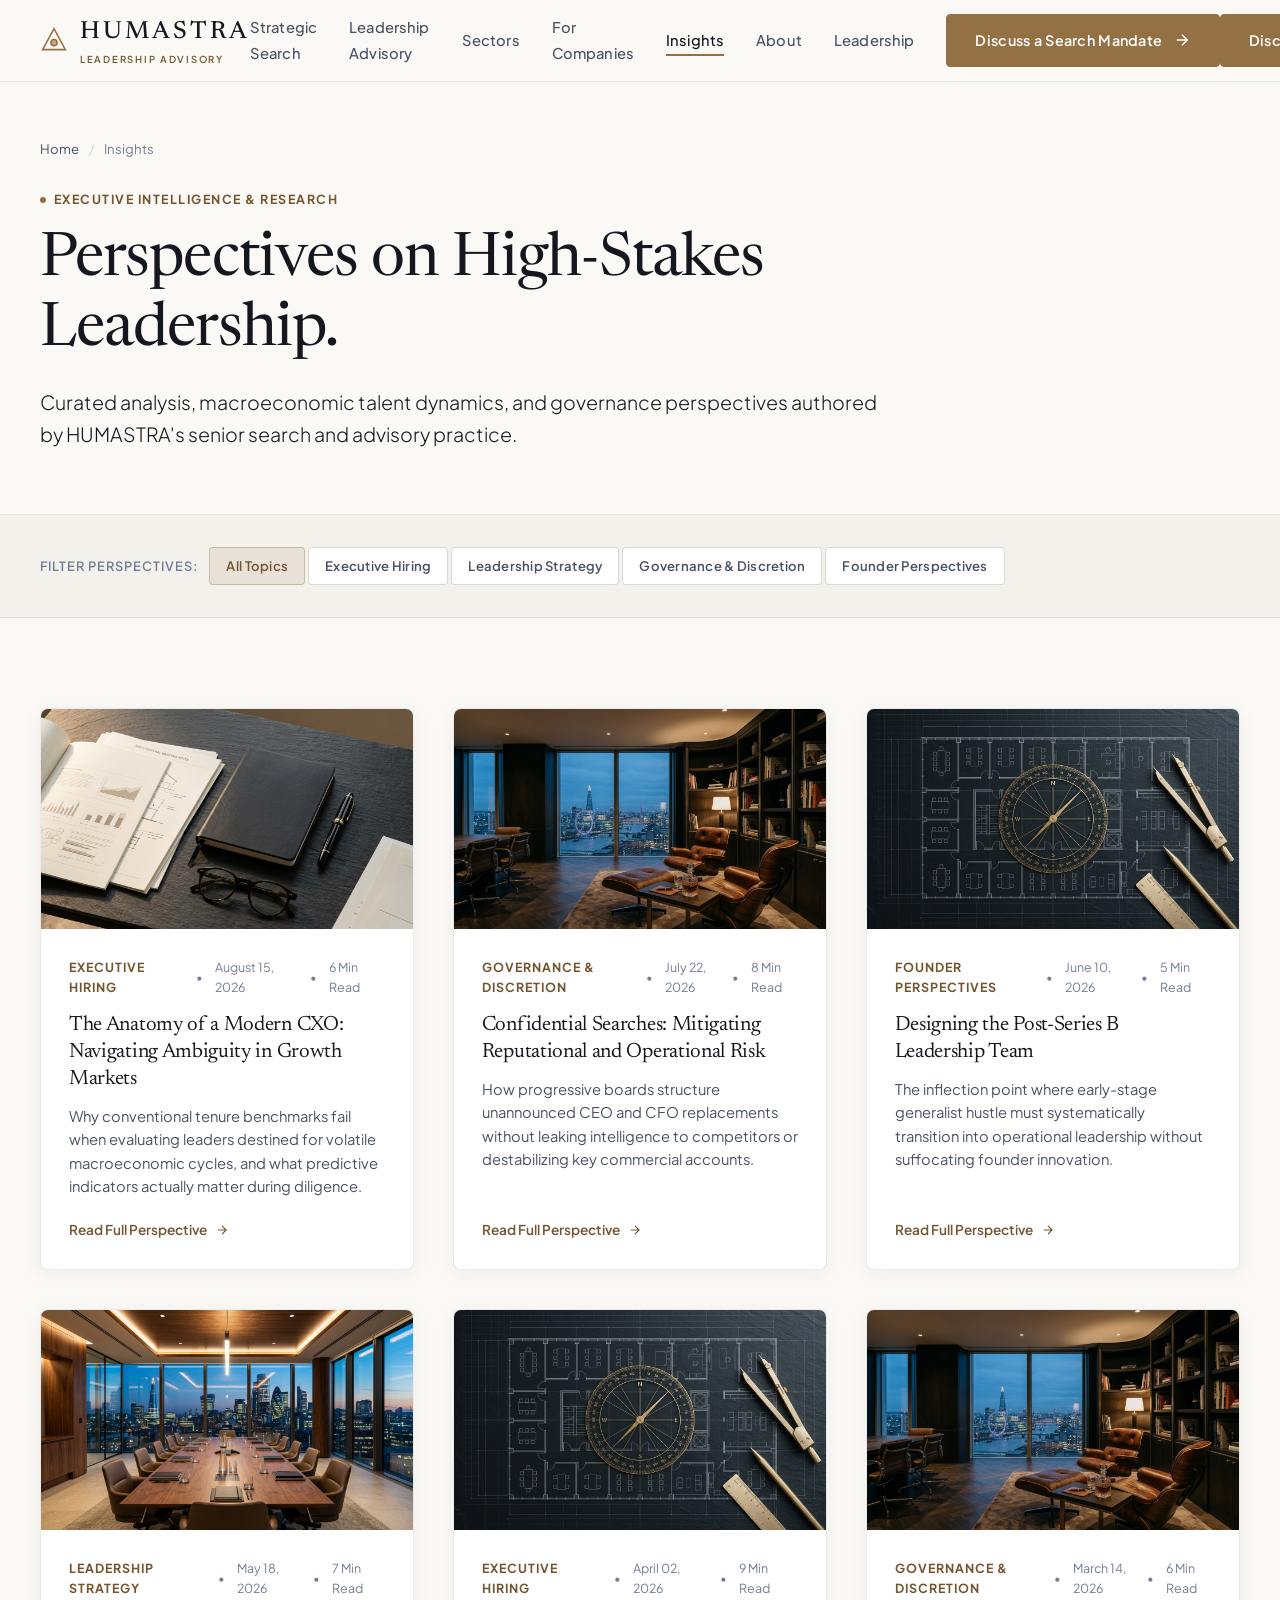
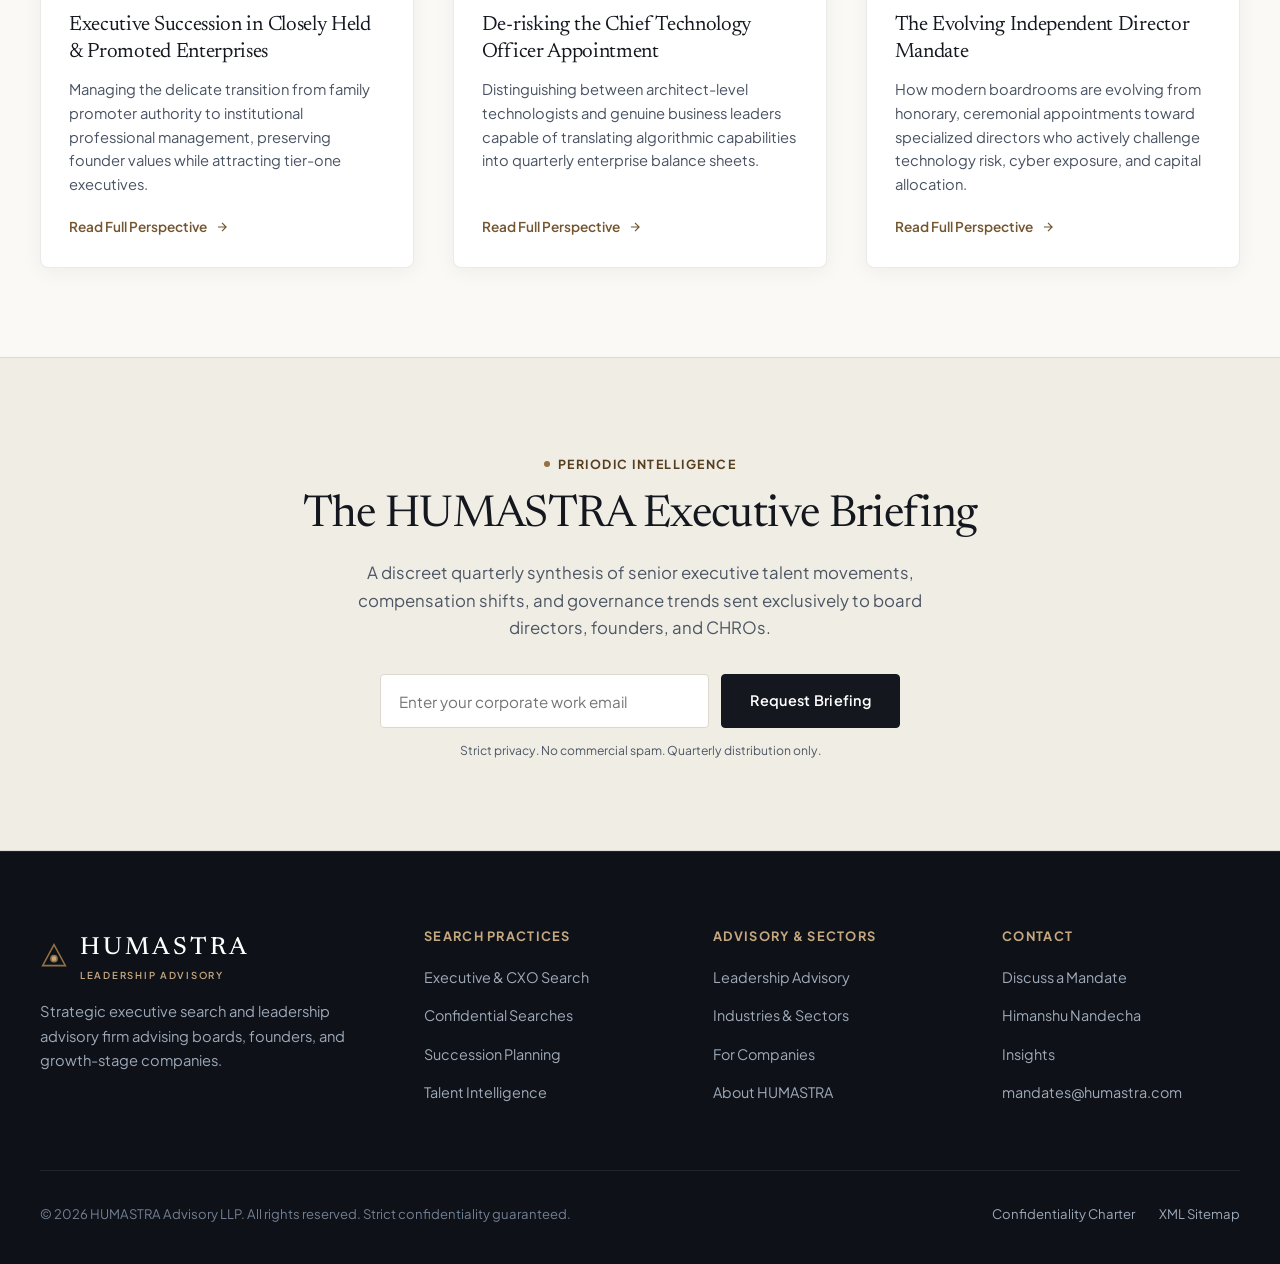
<file: insights.html>
<!DOCTYPE html>
<html lang="en">
<head>
  <meta charset="UTF-8">
  <meta name="viewport" content="width=device-width, initial-scale=1.0">
  <title>Insights &amp; Executive Perspectives | HUMASTRA</title>
  <meta name="description" content="Editorial perspectives, strategic talent intelligence, and executive leadership research curated by HUMASTRA's search partners for boards and founders.">
  <meta name="keywords" content="executive insights, leadership research, CXO hiring trends, executive succession perspective, talent market intelligence">
  <meta name="robots" content="index, follow">
  <link rel="canonical" href="https://humastra.com/insights.html">

  <meta property="og:type" content="website">
  <meta property="og:url" content="https://humastra.com/insights.html">
  <meta property="og:title" content="Insights &amp; Executive Perspectives | HUMASTRA">
  <meta property="og:description" content="Editorial perspectives, strategic talent intelligence, and executive leadership research.">
  <meta property="og:image" content="https://humastra.com/assets/images/insights-briefing.jpg">

  <link rel="icon" type="image/svg+xml" href="data:image/svg+xml,%3Csvg xmlns='http://www.w3.org/2000/svg' viewBox='0 0 32 32'%3E%3Cpolygon points='16,2 30,26 2,26' fill='none' stroke='%23C5A880' stroke-width='2.5'/%3E%3Ccircle cx='16' cy='18' r='3.5' fill='%23C5A880'/%3E%3C/svg%3E">
  <link rel="stylesheet" href="assets/css/main.css">

  <script type="application/ld+json">
  {
    "@context": "https://schema.org",
    "@type": "BreadcrumbList",
    "itemListElement": [
      {
        "@type": "ListItem",
        "position": 1,
        "name": "Home",
        "item": "https://humastra.com/"
      },
      {
        "@type": "ListItem",
        "position": 2,
        "name": "Insights",
        "item": "https://humastra.com/insights.html"
      }
    ]
  }
  </script>
</head>
<body>

  <a href="#main-content" class="skip-link">Skip to main content</a>

  <!-- Header -->
  <header class="site-header" role="banner">
    <div class="container header-inner">
      <a href="index.html" class="brand-logo" aria-label="HUMASTRA Home">
        <span class="brand-symbol">
          <svg viewBox="0 0 32 32" aria-hidden="true">
            <polygon points="16,3 29,27 3,27" />
            <circle cx="16" cy="19" r="3.5" fill="#C5A880" />
          </svg>
        </span>
        <div>
          HUMASTRA
          <span class="brand-tagline">Leadership Advisory</span>
        </div>
      </a>

      <nav class="nav-container" aria-label="Main Navigation">
        <ul class="nav-menu">
          <li><a href="strategic-search.html" class="nav-link">Strategic Search</a></li>
          <li><a href="leadership-advisory.html" class="nav-link">Leadership Advisory</a></li>
          <li><a href="sectors.html" class="nav-link">Sectors</a></li>
          <li><a href="for-companies.html" class="nav-link">For Companies</a></li>
          <li><a href="insights.html" class="nav-link active">Insights</a></li>
          <li><a href="about.html" class="nav-link">About</a></li>
          <li><a href="leadership.html" class="nav-link">Leadership</a></li>
        </ul>
      </nav>

      <div class="header-cta-group">
        <a href="contact.html" class="btn btn-primary" id="headerCtaBtn">Discuss a Search</a>
        <button class="mobile-toggle" aria-label="Toggle navigation menu" aria-expanded="false">
          <svg viewBox="0 0 24 24" fill="none" stroke-width="2" stroke-linecap="round">
            <line x1="3" y1="12" x2="21" y2="12"></line>
            <line x1="3" y1="6" x2="21" y2="6"></line>
            <line x1="3" y1="18" x2="21" y2="18"></line>
          </svg>
        </button>
      </div>
    </div>
  </header>

  <main id="main-content">
    
    <!-- Hero -->
    <section class="page-hero" aria-label="Insights Header">
      <div class="container">
        <ul class="breadcrumb">
          <li><a href="index.html">Home</a></li>
          <li class="breadcrumb-separator">/</li>
          <li aria-current="page">Insights</li>
        </ul>
        <div class="page-hero-inner">
          <span class="eyebrow">Executive Intelligence &amp; Research</span>
          <h1>Perspectives on High-Stakes Leadership.</h1>
          <p class="lead">
            Curated analysis, macroeconomic talent dynamics, and governance perspectives authored by HUMASTRA's senior search and advisory practice.
          </p>
        </div>
      </div>
    </section>

    <!-- Filter Buttons Bar -->
    <section class="section section-secondary" style="padding-top: 2rem; padding-bottom: 2rem; border-bottom: 1px solid var(--border-subtle);">
      <div class="container">
        <div class="filter-bar-container">
          <div class="filter-bar-inner">
            <span style="font-size: 0.8rem; font-weight: 600; text-transform: uppercase; letter-spacing: 0.08em; color: var(--text-muted); margin-right: 0.5rem; align-self: center;">Filter Perspectives:</span>
            <button class="btn filter-btn active" data-filter="all" style="padding: 0.45rem 1rem; font-size: 0.82rem; background: rgba(148, 113, 68, 0.12); border-color: var(--border-gold); color: var(--gold-light);">All Topics</button>
            <button class="btn filter-btn" data-filter="executive-hiring" style="padding: 0.45rem 1rem; font-size: 0.82rem; background: var(--bg-surface); border-color: var(--border-medium); color: var(--text-secondary);">Executive Hiring</button>
            <button class="btn filter-btn" data-filter="leadership-strategy" style="padding: 0.45rem 1rem; font-size: 0.82rem; background: var(--bg-surface); border-color: var(--border-medium); color: var(--text-secondary);">Leadership Strategy</button>
            <button class="btn filter-btn" data-filter="governance" style="padding: 0.45rem 1rem; font-size: 0.82rem; background: var(--bg-surface); border-color: var(--border-medium); color: var(--text-secondary);">Governance &amp; Discretion</button>
            <button class="btn filter-btn" data-filter="founder" style="padding: 0.45rem 1rem; font-size: 0.82rem; background: var(--bg-surface); border-color: var(--border-medium); color: var(--text-secondary);">Founder Perspectives</button>
          </div>
        </div>
      </div>
    </section>

    <!-- Articles Grid -->
    <section class="section" aria-label="Articles Feed">
      <div class="container">
        <div class="grid-3">
          
          <!-- Article 1 -->
          <article class="insight-card" data-category="executive-hiring">
            <div class="insight-cover">
              <img src="assets/images/insights-briefing.jpg" alt="Executive notebook and briefing paper" width="600" height="340" loading="lazy">
            </div>
            <div class="insight-body">
              <div class="insight-meta">
                <span class="insight-category">Executive Hiring</span>
                <span>&bull;</span>
                <time datetime="2026-08-15">August 15, 2026</time>
                <span>&bull;</span>
                <span>6 Min Read</span>
              </div>
              <h3>The Anatomy of a Modern CXO: Navigating Ambiguity in Growth Markets</h3>
              <p>
                Why conventional tenure benchmarks fail when evaluating leaders destined for volatile macroeconomic cycles, and what predictive indicators actually matter during diligence.
              </p>
              <a href="insights/modern-cxo-leadership.html" class="insight-read-more" aria-label="Read The Anatomy of a Modern CXO">
                Read Full Perspective
                <svg viewBox="0 0 24 24" fill="none" stroke="currentColor" stroke-width="2">
                  <path d="M5 12h14M12 5l7 7-7 7"/>
                </svg>
              </a>
            </div>
          </article>

          <!-- Article 2 -->
          <article class="insight-card" data-category="governance">
            <div class="insight-cover">
              <img src="assets/images/advisory-room.jpg" alt="Executive consultation suite" width="600" height="340" loading="lazy">
            </div>
            <div class="insight-body">
              <div class="insight-meta">
                <span class="insight-category">Governance &amp; Discretion</span>
                <span>&bull;</span>
                <time datetime="2026-07-22">July 22, 2026</time>
                <span>&bull;</span>
                <span>8 Min Read</span>
              </div>
              <h3>Confidential Searches: Mitigating Reputational and Operational Risk</h3>
              <p>
                How progressive boards structure unannounced CEO and CFO replacements without leaking intelligence to competitors or destabilizing key commercial accounts.
              </p>
              <a href="insights/modern-cxo-leadership.html" class="insight-read-more" aria-label="Read Confidential Searches Insight">
                Read Full Perspective
                <svg viewBox="0 0 24 24" fill="none" stroke="currentColor" stroke-width="2">
                  <path d="M5 12h14M12 5l7 7-7 7"/>
                </svg>
              </a>
            </div>
          </article>

          <!-- Article 3 -->
          <article class="insight-card" data-category="founder">
            <div class="insight-cover">
              <img src="assets/images/talent-mapping.jpg" alt="Architectural blueprint and compass" width="600" height="340" loading="lazy">
            </div>
            <div class="insight-body">
              <div class="insight-meta">
                <span class="insight-category">Founder Perspectives</span>
                <span>&bull;</span>
                <time datetime="2026-06-10">June 10, 2026</time>
                <span>&bull;</span>
                <span>5 Min Read</span>
              </div>
              <h3>Designing the Post-Series B Leadership Team</h3>
              <p>
                The inflection point where early-stage generalist hustle must systematically transition into operational leadership without suffocating founder innovation.
              </p>
              <a href="insights/modern-cxo-leadership.html" class="insight-read-more" aria-label="Read Designing the Post-Series B Leadership Team">
                Read Full Perspective
                <svg viewBox="0 0 24 24" fill="none" stroke="currentColor" stroke-width="2">
                  <path d="M5 12h14M12 5l7 7-7 7"/>
                </svg>
              </a>
            </div>
          </article>

          <!-- Article 4 -->
          <article class="insight-card" data-category="leadership-strategy">
            <div class="insight-cover">
              <img src="assets/images/hero-boardroom.jpg" alt="Executive boardroom at dusk" width="600" height="340" loading="lazy">
            </div>
            <div class="insight-body">
              <div class="insight-meta">
                <span class="insight-category">Leadership Strategy</span>
                <span>&bull;</span>
                <time datetime="2026-05-18">May 18, 2026</time>
                <span>&bull;</span>
                <span>7 Min Read</span>
              </div>
              <h3>Executive Succession in Closely Held &amp; Promoted Enterprises</h3>
              <p>
                Managing the delicate transition from family promoter authority to institutional professional management, preserving founder values while attracting tier-one executives.
              </p>
              <a href="insights/modern-cxo-leadership.html" class="insight-read-more" aria-label="Read Executive Succession in Promoted Enterprises">
                Read Full Perspective
                <svg viewBox="0 0 24 24" fill="none" stroke="currentColor" stroke-width="2">
                  <path d="M5 12h14M12 5l7 7-7 7"/>
                </svg>
              </a>
            </div>
          </article>

          <!-- Article 5 -->
          <article class="insight-card" data-category="executive-hiring">
            <div class="insight-cover">
              <img src="assets/images/talent-mapping.jpg" alt="Compass and grid map" width="600" height="340" loading="lazy">
            </div>
            <div class="insight-body">
              <div class="insight-meta">
                <span class="insight-category">Executive Hiring</span>
                <span>&bull;</span>
                <time datetime="2026-04-02">April 02, 2026</time>
                <span>&bull;</span>
                <span>9 Min Read</span>
              </div>
              <h3>De-risking the Chief Technology Officer Appointment</h3>
              <p>
                Distinguishing between architect-level technologists and genuine business leaders capable of translating algorithmic capabilities into quarterly enterprise balance sheets.
              </p>
              <a href="insights/modern-cxo-leadership.html" class="insight-read-more" aria-label="Read De-risking the CTO Appointment">
                Read Full Perspective
                <svg viewBox="0 0 24 24" fill="none" stroke="currentColor" stroke-width="2">
                  <path d="M5 12h14M12 5l7 7-7 7"/>
                </svg>
              </a>
            </div>
          </article>

          <!-- Article 6 -->
          <article class="insight-card" data-category="governance">
            <div class="insight-cover">
              <img src="assets/images/advisory-room.jpg" alt="Boardroom interior" width="600" height="340" loading="lazy">
            </div>
            <div class="insight-body">
              <div class="insight-meta">
                <span class="insight-category">Governance &amp; Discretion</span>
                <span>&bull;</span>
                <time datetime="2026-03-14">March 14, 2026</time>
                <span>&bull;</span>
                <span>6 Min Read</span>
              </div>
              <h3>The Evolving Independent Director Mandate</h3>
              <p>
                How modern boardrooms are evolving from honorary, ceremonial appointments toward specialized directors who actively challenge technology risk, cyber exposure, and capital allocation.
              </p>
              <a href="insights/modern-cxo-leadership.html" class="insight-read-more" aria-label="Read The Evolving Independent Director Mandate">
                Read Full Perspective
                <svg viewBox="0 0 24 24" fill="none" stroke="currentColor" stroke-width="2">
                  <path d="M5 12h14M12 5l7 7-7 7"/>
                </svg>
              </a>
            </div>
          </article>

        </div>
      </div>
    </section>

    <!-- Executive Briefing Newsletter Module -->
    <section class="section section-cream" aria-label="Executive Briefing Subscription">
      <div class="container container-narrow" style="text-align: center;">
        <span class="eyebrow" style="color: var(--gold-dark);">Periodic Intelligence</span>
        <h2>The HUMASTRA Executive Briefing</h2>
        <p style="color: var(--cream-text-muted); margin-top: 1rem; max-width: 600px; margin-left: auto; margin-right: auto;">
          A discreet quarterly synthesis of senior executive talent movements, compensation shifts, and governance trends sent exclusively to board directors, founders, and CHROs.
        </p>

        <form style="display: flex; gap: 0.75rem; max-width: 520px; margin: 2rem auto 0; flex-wrap: wrap;" onsubmit="event.preventDefault(); alert('Thank you. Your corporate email has been registered for the HUMASTRA Executive Briefing.'); this.reset();">
          <input type="email" placeholder="Enter your corporate work email" required class="form-control" style="flex: 1; min-width: 240px; background: #FFFFFF; color: #111418; border-color: var(--cream-border);">
          <button type="submit" class="btn btn-cream">Request Briefing</button>
        </form>
        <span style="display: block; font-size: 0.76rem; color: var(--cream-text-muted); margin-top: 0.75rem;">Strict privacy. No commercial spam. Quarterly distribution only.</span>
      </div>
    </section>

  </main>

  <!-- Footer -->
  <footer class="site-footer" role="contentinfo">
    <div class="container">
      <div class="footer-top">
        <div class="footer-brand">
          <a href="index.html" class="brand-logo" aria-label="HUMASTRA Home">
            <span class="brand-symbol">
              <svg viewBox="0 0 32 32" aria-hidden="true">
                <polygon points="16,3 29,27 3,27" />
                <circle cx="16" cy="19" r="3.5" fill="#C5A880" />
              </svg>
            </span>
            <div>HUMASTRA<span class="brand-tagline">Leadership Advisory</span></div>
          </a>
          <p>Strategic executive search and leadership advisory firm advising boards, founders, and growth-stage companies.</p>
        </div>
        <div class="footer-col">
          <h4>Search Practices</h4>
          <ul class="footer-nav">
            <li><a href="strategic-search.html">Executive &amp; CXO Search</a></li>
            <li><a href="strategic-search.html#confidential">Confidential Searches</a></li>
            <li><a href="strategic-search.html#succession">Succession Planning</a></li>
            <li><a href="strategic-search.html#intelligence">Talent Intelligence</a></li>
          </ul>
        </div>
        <div class="footer-col">
          <h4>Advisory &amp; Sectors</h4>
          <ul class="footer-nav">
            <li><a href="leadership-advisory.html">Leadership Advisory</a></li>
            <li><a href="sectors.html">Industries &amp; Sectors</a></li>
            <li><a href="for-companies.html">For Companies</a></li>
            <li><a href="about.html">About HUMASTRA</a></li>
          </ul>
        </div>
        <div class="footer-col">
          <h4>Contact</h4>
          <ul class="footer-nav">
            <li><a href="contact.html">Discuss a Mandate</a></li>
            <li><a href="leadership.html">Himanshu Nandecha</a></li>
            <li><a href="insights.html">Insights</a></li>
            <li><a href="contact.html">mandates@humastra.com</a></li>
          </ul>
        </div>
      </div>
      <div class="footer-bottom">
        <div>&copy; 2026 HUMASTRA Advisory LLP. All rights reserved. Strict confidentiality guaranteed.</div>
        <div class="footer-legal-links">
          <a href="about.html#confidentiality">Confidentiality Charter</a>
          <a href="sitemap.xml">XML Sitemap</a>
        </div>
      </div>
    </div>
  </footer>

  <script src="assets/js/main.js"></script>
</body>
</html>
</file>
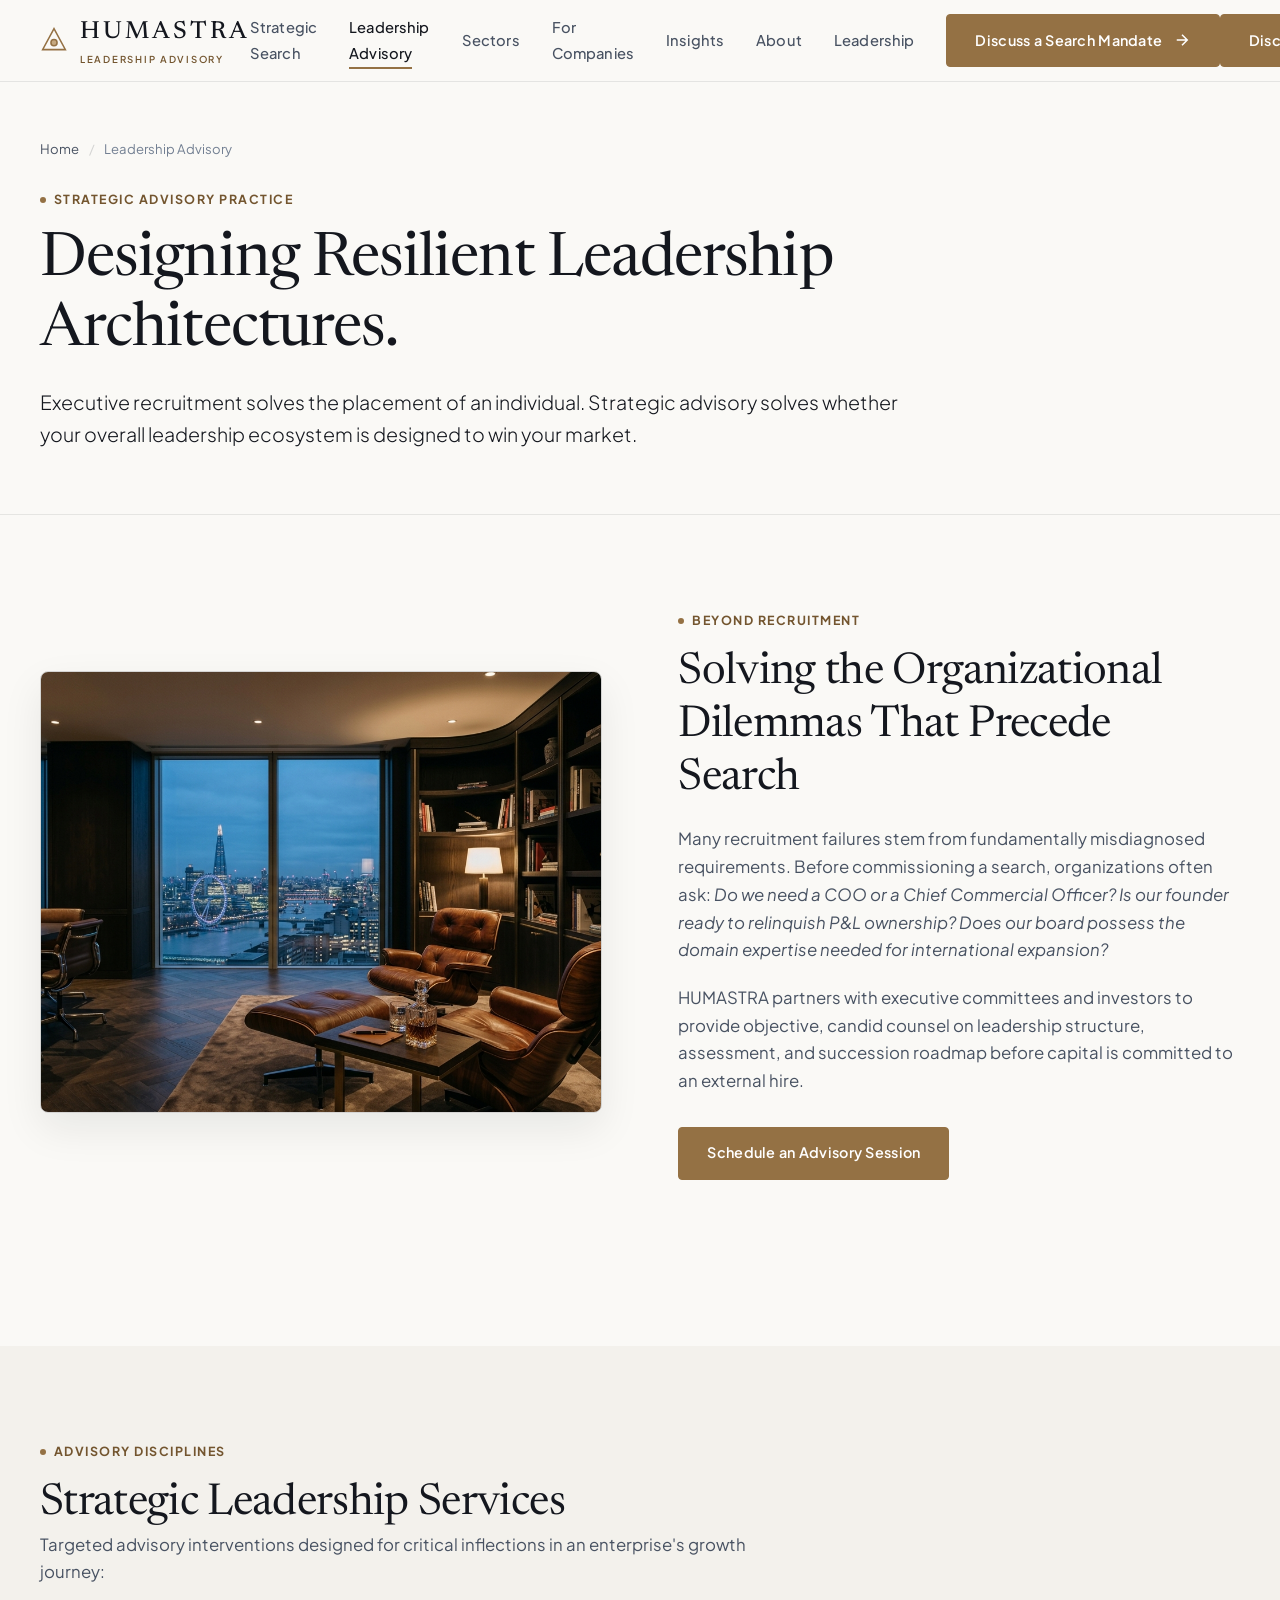
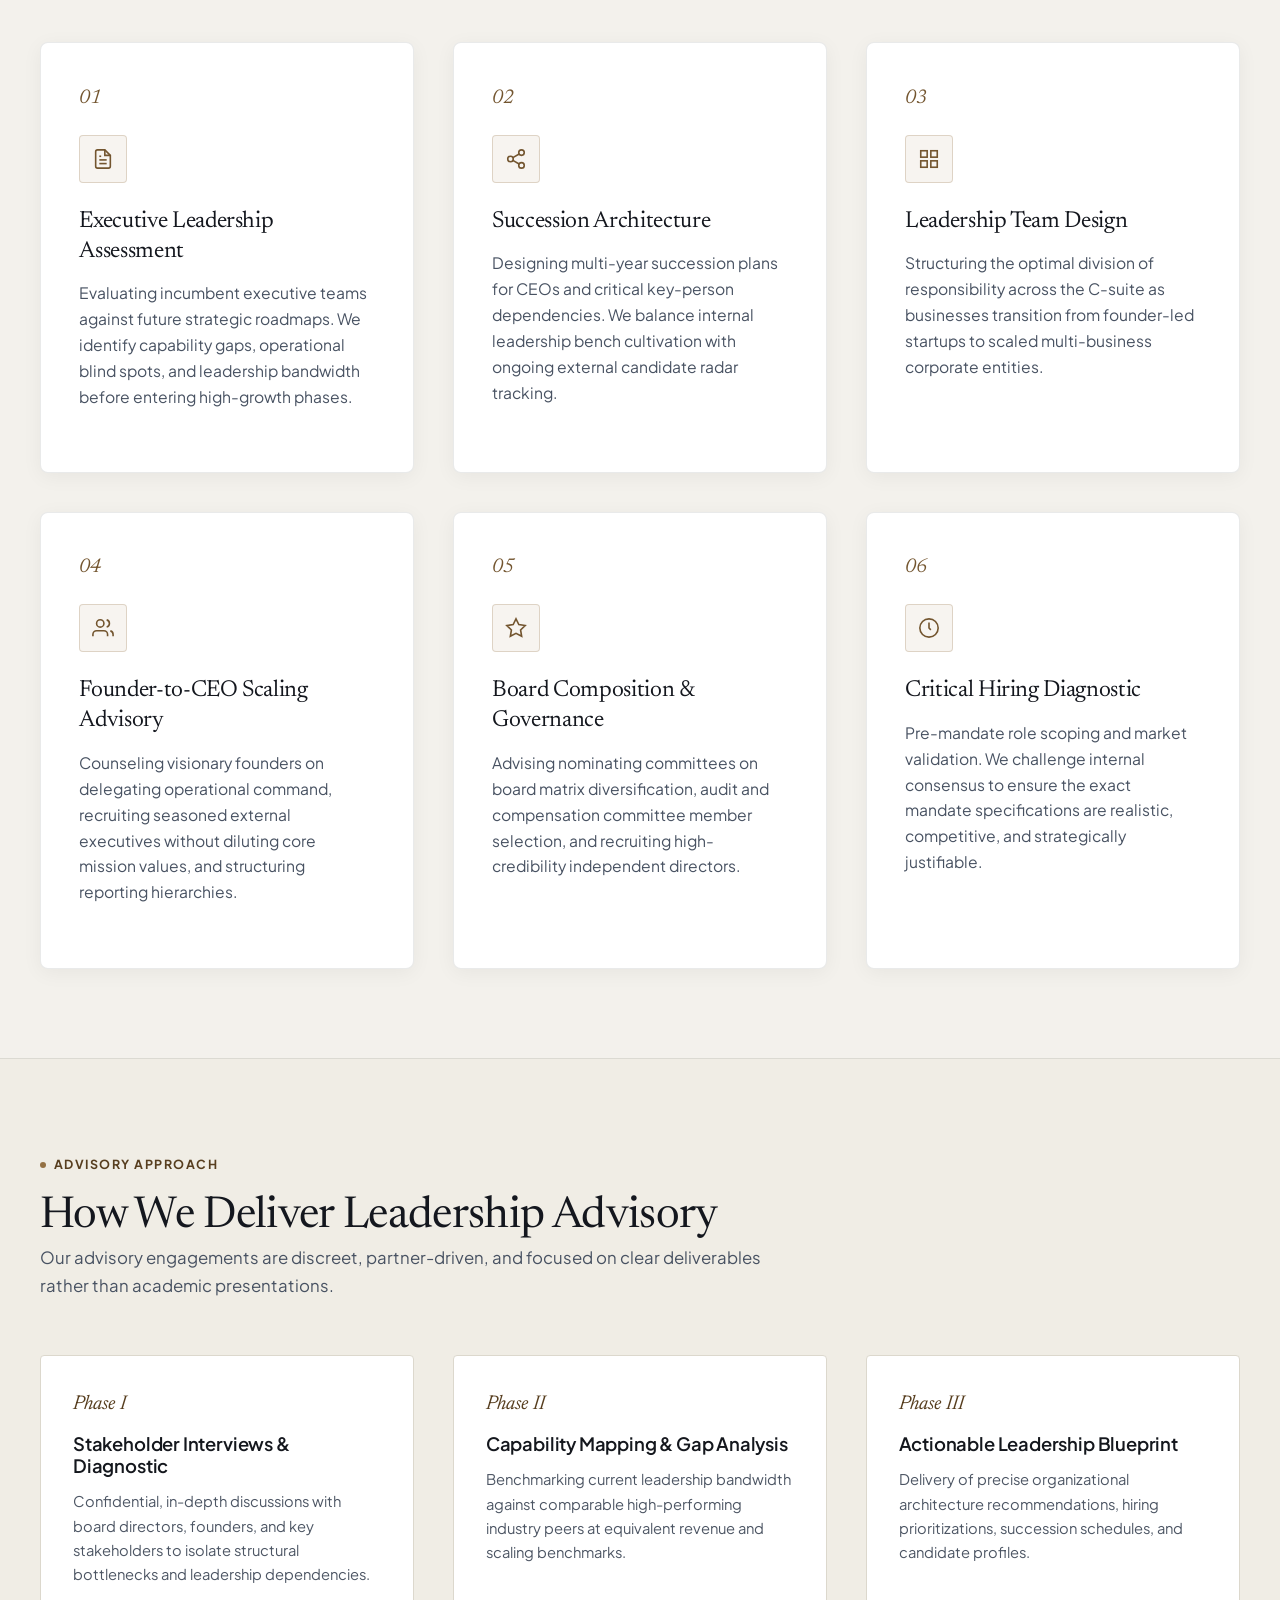
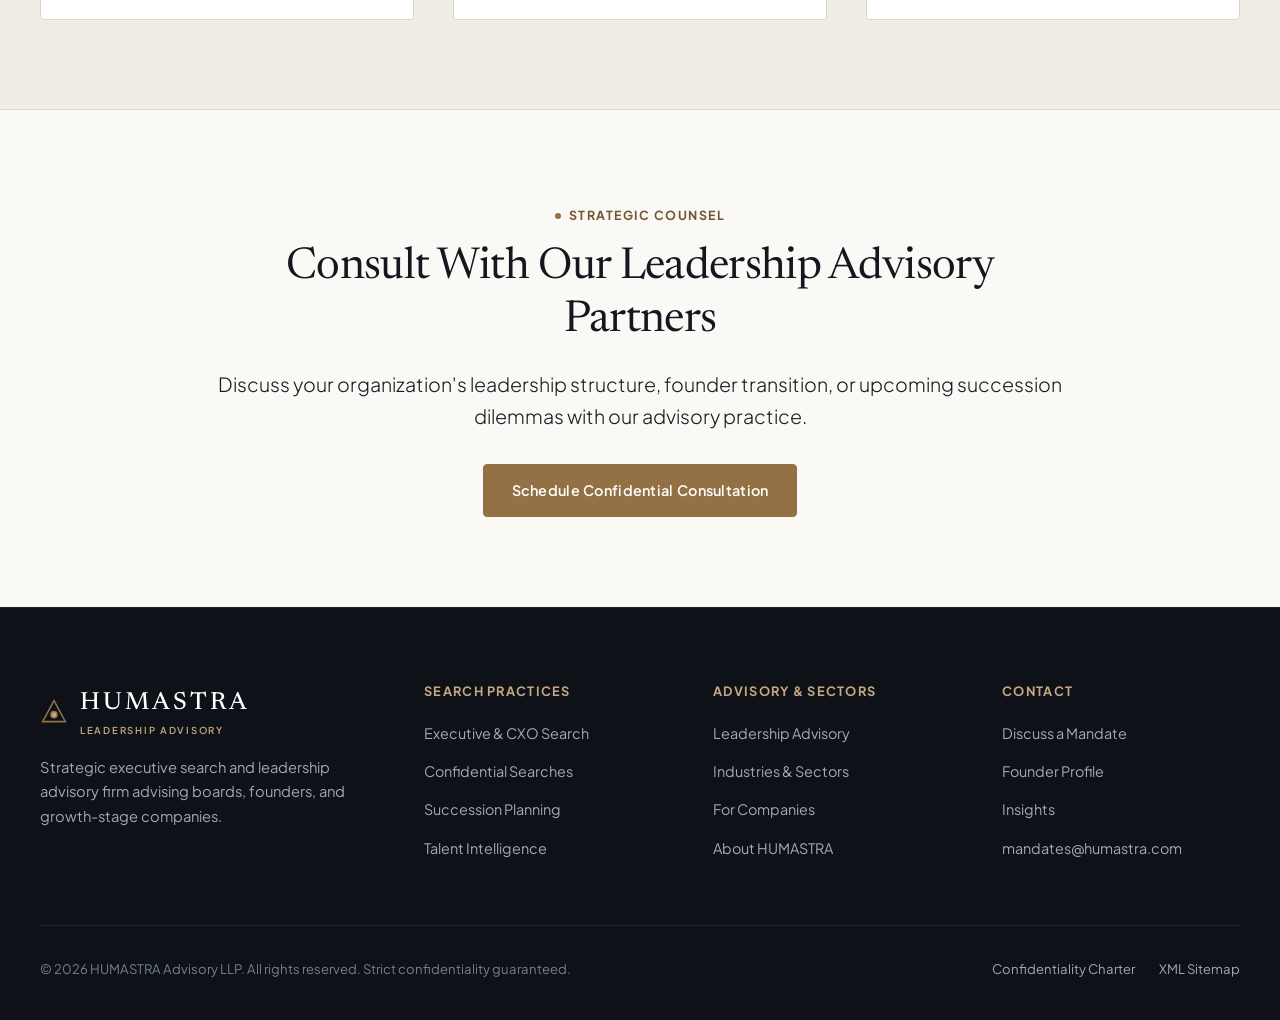
<file: leadership-advisory.html>
<!DOCTYPE html>
<html lang="en">
<head>
  <meta charset="UTF-8">
  <meta name="viewport" content="width=device-width, initial-scale=1.0">
  <title>Strategic Leadership Advisory &amp; Succession | HUMASTRA</title>
  <meta name="description" content="HUMASTRA advises boards, founders, and investors on leadership team design, executive assessment, succession planning, and founder-to-scale organizational evolution.">
  <meta name="keywords" content="leadership advisory, executive assessment, succession planning, leadership team design, founder transition, board advisory, organizational architecture">
  <meta name="robots" content="index, follow">
  <link rel="canonical" href="https://humastra.com/leadership-advisory.html">

  <meta property="og:type" content="article">
  <meta property="og:url" content="https://humastra.com/leadership-advisory.html">
  <meta property="og:title" content="Strategic Leadership Advisory &amp; Succession | HUMASTRA">
  <meta property="og:description" content="Advising boards and founders on executive team design, succession planning, and leadership capability.">
  <meta property="og:image" content="https://humastra.com/assets/images/advisory-room.jpg">

  <link rel="icon" type="image/svg+xml" href="data:image/svg+xml,%3Csvg xmlns='http://www.w3.org/2000/svg' viewBox='0 0 32 32'%3E%3Cpolygon points='16,2 30,26 2,26' fill='none' stroke='%23C5A880' stroke-width='2.5'/%3E%3Ccircle cx='16' cy='18' r='3.5' fill='%23C5A880'/%3E%3C/svg%3E">
  <link rel="stylesheet" href="assets/css/main.css">

  <script type="application/ld+json">
  {
    "@context": "https://schema.org",
    "@type": "BreadcrumbList",
    "itemListElement": [
      {
        "@type": "ListItem",
        "position": 1,
        "name": "Home",
        "item": "https://humastra.com/"
      },
      {
        "@type": "ListItem",
        "position": 2,
        "name": "Leadership Advisory",
        "item": "https://humastra.com/leadership-advisory.html"
      }
    ]
  }
  </script>
</head>
<body>

  <a href="#main-content" class="skip-link">Skip to main content</a>

  <!-- Header -->
  <header class="site-header" role="banner">
    <div class="container header-inner">
      <a href="index.html" class="brand-logo" aria-label="HUMASTRA Home">
        <span class="brand-symbol">
          <svg viewBox="0 0 32 32" aria-hidden="true">
            <polygon points="16,3 29,27 3,27" />
            <circle cx="16" cy="19" r="3.5" fill="#C5A880" />
          </svg>
        </span>
        <div>
          HUMASTRA
          <span class="brand-tagline">Leadership Advisory</span>
        </div>
      </a>

      <nav class="nav-container" aria-label="Main Navigation">
        <ul class="nav-menu">
          <li><a href="strategic-search.html" class="nav-link">Strategic Search</a></li>
          <li><a href="leadership-advisory.html" class="nav-link active">Leadership Advisory</a></li>
          <li><a href="sectors.html" class="nav-link">Sectors</a></li>
          <li><a href="for-companies.html" class="nav-link">For Companies</a></li>
          <li><a href="insights.html" class="nav-link">Insights</a></li>
          <li><a href="about.html" class="nav-link">About</a></li>
          <li><a href="leadership.html" class="nav-link">Leadership</a></li>
        </ul>
      </nav>

      <div class="header-cta-group">
        <a href="contact.html" class="btn btn-primary" id="headerCtaBtn">Discuss a Search</a>
        <button class="mobile-toggle" aria-label="Toggle navigation menu" aria-expanded="false">
          <svg viewBox="0 0 24 24" fill="none" stroke-width="2" stroke-linecap="round">
            <line x1="3" y1="12" x2="21" y2="12"></line>
            <line x1="3" y1="6" x2="21" y2="6"></line>
            <line x1="3" y1="18" x2="21" y2="18"></line>
          </svg>
        </button>
      </div>
    </div>
  </header>

  <main id="main-content">
    
    <!-- Page Hero -->
    <section class="page-hero" aria-label="Advisory Hero">
      <div class="container">
        <ul class="breadcrumb">
          <li><a href="index.html">Home</a></li>
          <li class="breadcrumb-separator">/</li>
          <li aria-current="page">Leadership Advisory</li>
        </ul>
        <div class="page-hero-inner">
          <span class="eyebrow">Strategic Advisory Practice</span>
          <h1>Designing Resilient Leadership Architectures.</h1>
          <p class="lead">
            Executive recruitment solves the placement of an individual. Strategic advisory solves whether your overall leadership ecosystem is designed to win your market.
          </p>
        </div>
      </div>
    </section>

    <!-- Visual Spotlight Section -->
    <section class="section" aria-label="Advisory Philosophy">
      <div class="container">
        <div class="feature-spotlight reverse">
          <div class="spotlight-content">
            <span class="eyebrow">Beyond Recruitment</span>
            <h2>Solving the Organizational Dilemmas That Precede Search</h2>
            <p>
              Many recruitment failures stem from fundamentally misdiagnosed requirements. Before commissioning a search, organizations often ask: <em>Do we need a COO or a Chief Commercial Officer? Is our founder ready to relinquish P&amp;L ownership? Does our board possess the domain expertise needed for international expansion?</em>
            </p>
            <p>
              HUMASTRA partners with executive committees and investors to provide objective, candid counsel on leadership structure, assessment, and succession roadmap before capital is committed to an external hire.
            </p>
            <div style="margin-top: 2rem;">
              <a href="contact.html" class="btn btn-primary">Schedule an Advisory Session</a>
            </div>
          </div>
          <div class="spotlight-visual">
            <img src="assets/images/advisory-room.jpg" alt="Executive consultation suite with private architectural atmosphere" width="1280" height="720" loading="lazy">
          </div>
        </div>
      </div>
    </section>

    <!-- Advisory Disciplines Grid -->
    <section class="section section-secondary" id="disciplines" aria-label="Advisory Disciplines">
      <div class="container">
        <div style="max-width: 720px; margin-bottom: 3.5rem;">
          <span class="eyebrow">Advisory Disciplines</span>
          <h2>Strategic Leadership Services</h2>
          <p>
            Targeted advisory interventions designed for critical inflections in an enterprise's growth journey:
          </p>
        </div>

        <div class="grid-3">
          
          <div class="advisory-card" id="assessment">
            <span class="card-num">01</span>
            <div class="card-icon-wrapper">
              <svg viewBox="0 0 24 24" fill="none" stroke="currentColor" stroke-width="1.75">
                <path d="M14 2H6a2 2 0 0 0-2 2v16a2 2 0 0 0 2 2h12a2 2 0 0 0 2-2V8z"/>
                <polyline points="14 2 14 8 20 8"/>
                <line x1="16" y1="13" x2="8" y2="13"/>
                <line x1="16" y1="17" x2="8" y2="17"/>
                <polyline points="10 9 9 9 8 9"/>
              </svg>
            </div>
            <h3>Executive Leadership Assessment</h3>
            <p>
              Evaluating incumbent executive teams against future strategic roadmaps. We identify capability gaps, operational blind spots, and leadership bandwidth before entering high-growth phases.
            </p>
          </div>

          <div class="advisory-card" id="succession-planning">
            <span class="card-num">02</span>
            <div class="card-icon-wrapper">
              <svg viewBox="0 0 24 24" fill="none" stroke="currentColor" stroke-width="1.75">
                <circle cx="18" cy="5" r="3"/>
                <circle cx="6" cy="12" r="3"/>
                <circle cx="18" cy="19" r="3"/>
                <line x1="8.59" y1="13.51" x2="15.42" y2="17.49"/>
                <line x1="15.41" y1="6.51" x2="8.59" y2="10.49"/>
              </svg>
            </div>
            <h3>Succession Architecture</h3>
            <p>
              Designing multi-year succession plans for CEOs and critical key-person dependencies. We balance internal leadership bench cultivation with ongoing external candidate radar tracking.
            </p>
          </div>

          <div class="advisory-card" id="team-design">
            <span class="card-num">03</span>
            <div class="card-icon-wrapper">
              <svg viewBox="0 0 24 24" fill="none" stroke="currentColor" stroke-width="1.75">
                <rect x="3" y="3" width="7" height="7"/>
                <rect x="14" y="3" width="7" height="7"/>
                <rect x="14" y="14" width="7" height="7"/>
                <rect x="3" y="14" width="7" height="7"/>
              </svg>
            </div>
            <h3>Leadership Team Design</h3>
            <p>
              Structuring the optimal division of responsibility across the C-suite as businesses transition from founder-led startups to scaled multi-business corporate entities.
            </p>
          </div>

          <div class="advisory-card" id="founder-evolution">
            <span class="card-num">04</span>
            <div class="card-icon-wrapper">
              <svg viewBox="0 0 24 24" fill="none" stroke="currentColor" stroke-width="1.75">
                <path d="M17 21v-2a4 4 0 0 0-4-4H5a4 4 0 0 0-4 4v2"/>
                <circle cx="9" cy="7" r="4"/>
                <path d="M23 21v-2a4 4 0 0 0-3-3.87"/>
                <path d="M16 3.13a4 4 0 0 1 0 7.75"/>
              </svg>
            </div>
            <h3>Founder-to-CEO Scaling Advisory</h3>
            <p>
              Counseling visionary founders on delegating operational command, recruiting seasoned external executives without diluting core mission values, and structuring reporting hierarchies.
            </p>
          </div>

          <div class="advisory-card" id="board-composition">
            <span class="card-num">05</span>
            <div class="card-icon-wrapper">
              <svg viewBox="0 0 24 24" fill="none" stroke="currentColor" stroke-width="1.75">
                <polygon points="12 2 15.09 8.26 22 9.27 17 14.14 18.18 21.02 12 17.77 5.82 21.02 7 14.14 2 9.27 8.91 8.26 12 2"/>
              </svg>
            </div>
            <h3>Board Composition &amp; Governance</h3>
            <p>
              Advising nominating committees on board matrix diversification, audit and compensation committee member selection, and recruiting high-credibility independent directors.
            </p>
          </div>

          <div class="advisory-card" id="critical-hiring">
            <span class="card-num">06</span>
            <div class="card-icon-wrapper">
              <svg viewBox="0 0 24 24" fill="none" stroke="currentColor" stroke-width="1.75">
                <circle cx="12" cy="12" r="10"/>
                <polyline points="12 6 12 12 14 14"/>
              </svg>
            </div>
            <h3>Critical Hiring Diagnostic</h3>
            <p>
              Pre-mandate role scoping and market validation. We challenge internal consensus to ensure the exact mandate specifications are realistic, competitive, and strategically justifiable.
            </p>
          </div>

        </div>
      </div>
    </section>

    <!-- Advisory Framework & Engagement Structure -->
    <section class="section section-cream" aria-label="Advisory Process">
      <div class="container">
        <div style="max-width: 760px; margin-bottom: 3.5rem;">
          <span class="eyebrow" style="color: var(--gold-dark);">Advisory Approach</span>
          <h2>How We Deliver Leadership Advisory</h2>
          <p>
            Our advisory engagements are discreet, partner-driven, and focused on clear deliverables rather than academic presentations.
          </p>
        </div>

        <div class="grid-3">
          <div style="background: var(--cream-surface); padding: 2rem; border-radius: var(--radius-sm); border: 1px solid var(--cream-border);">
            <div style="font-family: var(--font-serif); font-size: 1.25rem; font-style: italic; color: var(--gold-dark); margin-bottom: 0.75rem;">Phase I</div>
            <h4 style="color: var(--cream-text); margin-bottom: 0.75rem;">Stakeholder Interviews &amp; Diagnostic</h4>
            <p style="font-size: 0.92rem; color: var(--cream-text-muted); margin-bottom: 0;">
              Confidential, in-depth discussions with board directors, founders, and key stakeholders to isolate structural bottlenecks and leadership dependencies.
            </p>
          </div>

          <div style="background: var(--cream-surface); padding: 2rem; border-radius: var(--radius-sm); border: 1px solid var(--cream-border);">
            <div style="font-family: var(--font-serif); font-size: 1.25rem; font-style: italic; color: var(--gold-dark); margin-bottom: 0.75rem;">Phase II</div>
            <h4 style="color: var(--cream-text); margin-bottom: 0.75rem;">Capability Mapping &amp; Gap Analysis</h4>
            <p style="font-size: 0.92rem; color: var(--cream-text-muted); margin-bottom: 0;">
              Benchmarking current leadership bandwidth against comparable high-performing industry peers at equivalent revenue and scaling benchmarks.
            </p>
          </div>

          <div style="background: var(--cream-surface); padding: 2rem; border-radius: var(--radius-sm); border: 1px solid var(--cream-border);">
            <div style="font-family: var(--font-serif); font-size: 1.25rem; font-style: italic; color: var(--gold-dark); margin-bottom: 0.75rem;">Phase III</div>
            <h4 style="color: var(--cream-text); margin-bottom: 0.75rem;">Actionable Leadership Blueprint</h4>
            <p style="font-size: 0.92rem; color: var(--cream-text-muted); margin-bottom: 0;">
              Delivery of precise organizational architecture recommendations, hiring prioritizations, succession schedules, and candidate profiles.
            </p>
          </div>
        </div>
      </div>
    </section>

    <!-- Advisory CTA Strip -->
    <section class="section" aria-label="Consultation">
      <div class="container container-narrow" style="text-align: center;">
        <span class="eyebrow">Strategic Counsel</span>
        <h2>Consult With Our Leadership Advisory Partners</h2>
        <p class="lead" style="margin-top: 1.25rem;">
          Discuss your organization's leadership structure, founder transition, or upcoming succession dilemmas with our advisory practice.
        </p>
        <div style="margin-top: 2rem;">
          <a href="contact.html" class="btn btn-primary">Schedule Confidential Consultation</a>
        </div>
      </div>
    </section>

  </main>

  <!-- Footer -->
  <footer class="site-footer" role="contentinfo">
    <div class="container">
      <div class="footer-top">
        <div class="footer-brand">
          <a href="index.html" class="brand-logo" aria-label="HUMASTRA Home">
            <span class="brand-symbol">
              <svg viewBox="0 0 32 32" aria-hidden="true">
                <polygon points="16,3 29,27 3,27" />
                <circle cx="16" cy="19" r="3.5" fill="#C5A880" />
              </svg>
            </span>
            <div>HUMASTRA<span class="brand-tagline">Leadership Advisory</span></div>
          </a>
          <p>Strategic executive search and leadership advisory firm advising boards, founders, and growth-stage companies.</p>
        </div>
        <div class="footer-col">
          <h4>Search Practices</h4>
          <ul class="footer-nav">
            <li><a href="strategic-search.html">Executive &amp; CXO Search</a></li>
            <li><a href="strategic-search.html#confidential">Confidential Searches</a></li>
            <li><a href="strategic-search.html#succession">Succession Planning</a></li>
            <li><a href="strategic-search.html#intelligence">Talent Intelligence</a></li>
          </ul>
        </div>
        <div class="footer-col">
          <h4>Advisory &amp; Sectors</h4>
          <ul class="footer-nav">
            <li><a href="leadership-advisory.html">Leadership Advisory</a></li>
            <li><a href="sectors.html">Industries &amp; Sectors</a></li>
            <li><a href="for-companies.html">For Companies</a></li>
            <li><a href="about.html">About HUMASTRA</a></li>
          </ul>
        </div>
        <div class="footer-col">
          <h4>Contact</h4>
          <ul class="footer-nav">
            <li><a href="contact.html">Discuss a Mandate</a></li>
            <li><a href="leadership.html">Founder Profile</a></li>
            <li><a href="insights.html">Insights</a></li>
            <li><a href="contact.html">mandates@humastra.com</a></li>
          </ul>
        </div>
      </div>
      <div class="footer-bottom">
        <div>&copy; 2026 HUMASTRA Advisory LLP. All rights reserved. Strict confidentiality guaranteed.</div>
        <div class="footer-legal-links">
          <a href="about.html#confidentiality">Confidentiality Charter</a>
          <a href="sitemap.xml">XML Sitemap</a>
        </div>
      </div>
    </div>
  </footer>

  <script src="assets/js/main.js"></script>
</body>
</html>
</file>
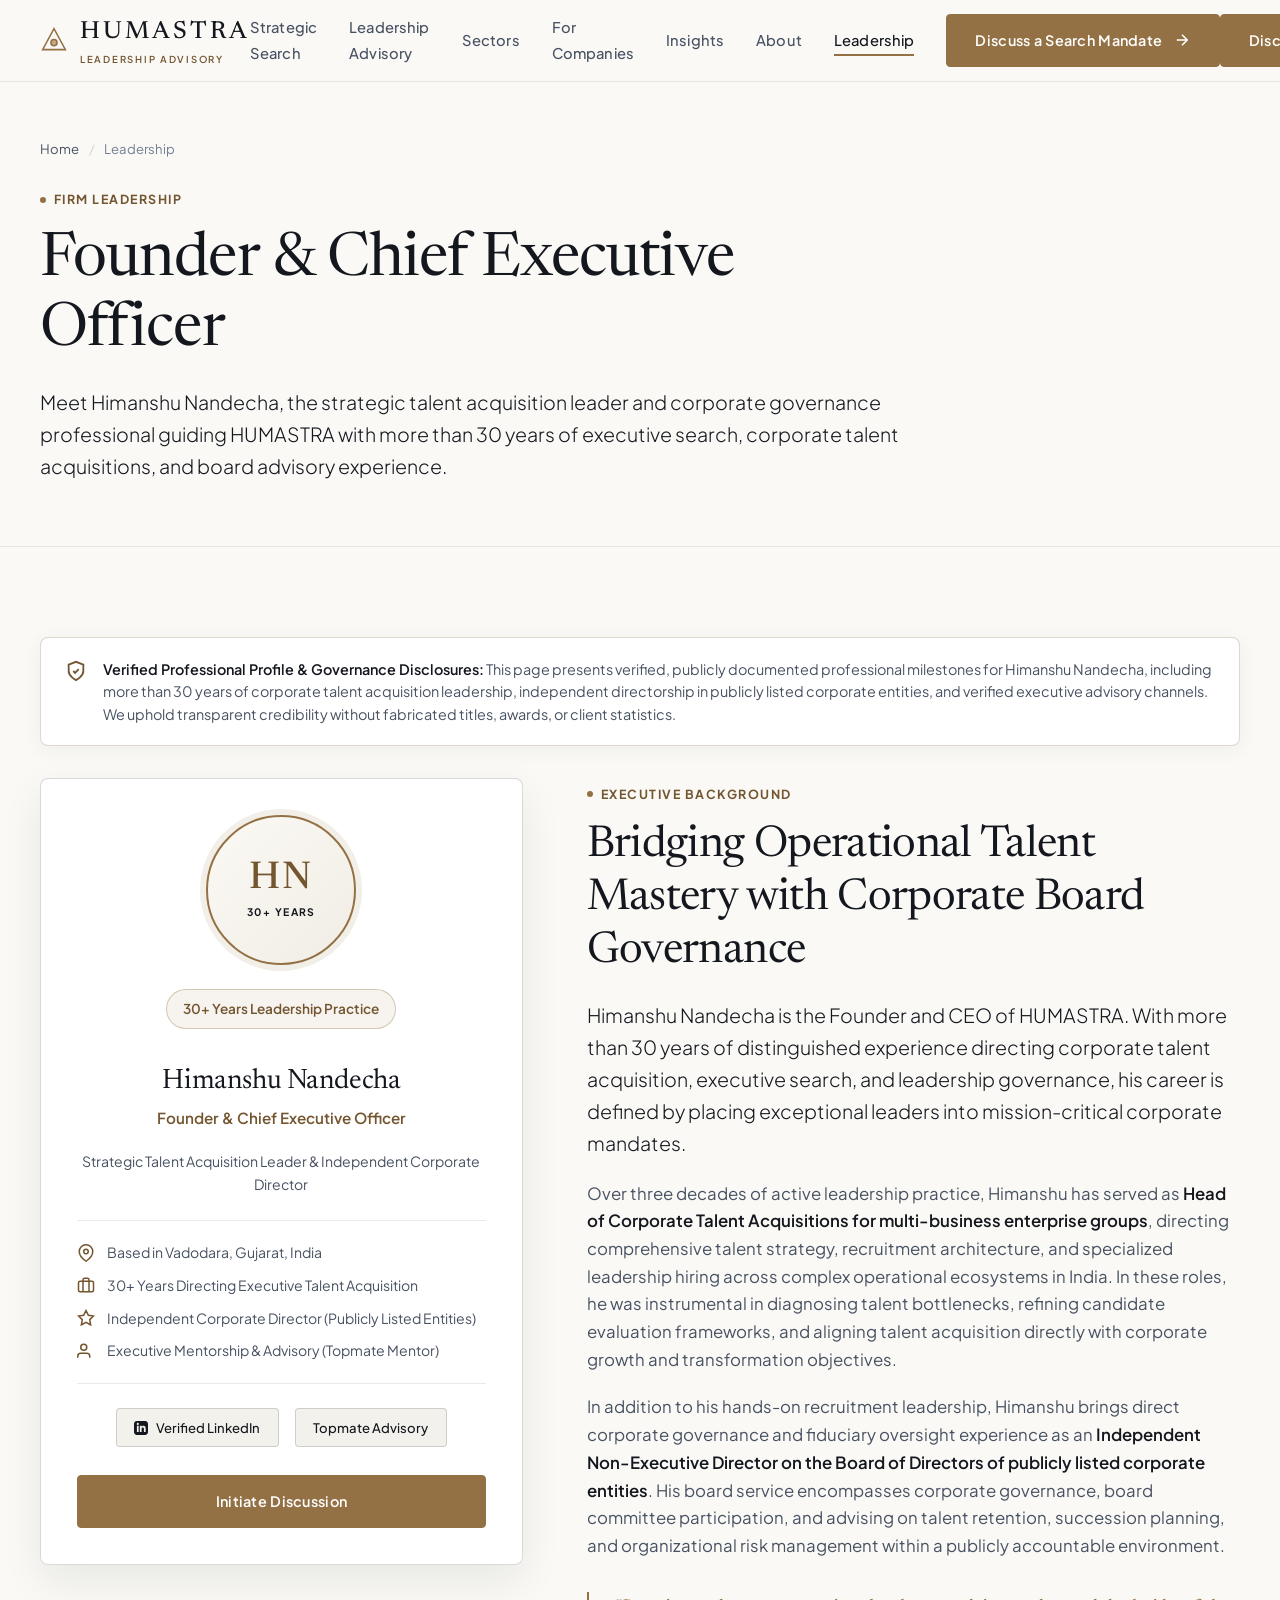
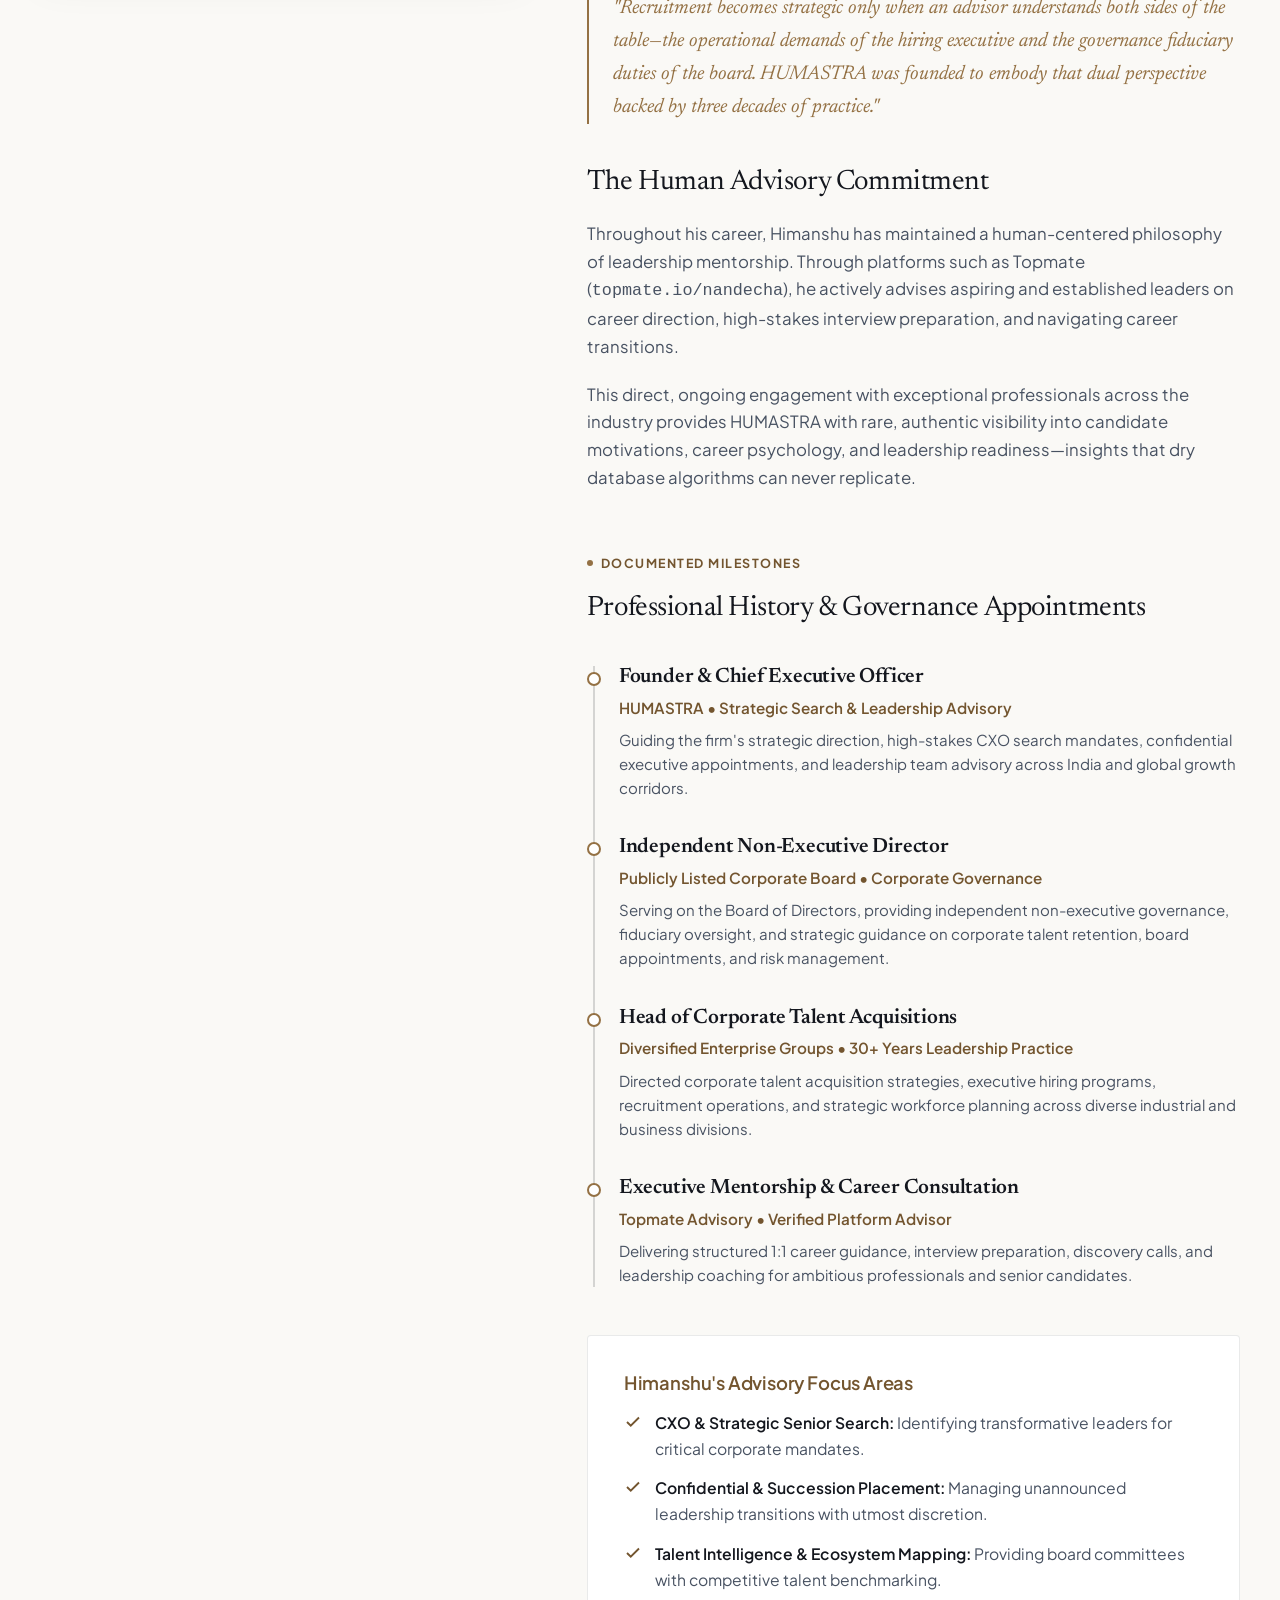
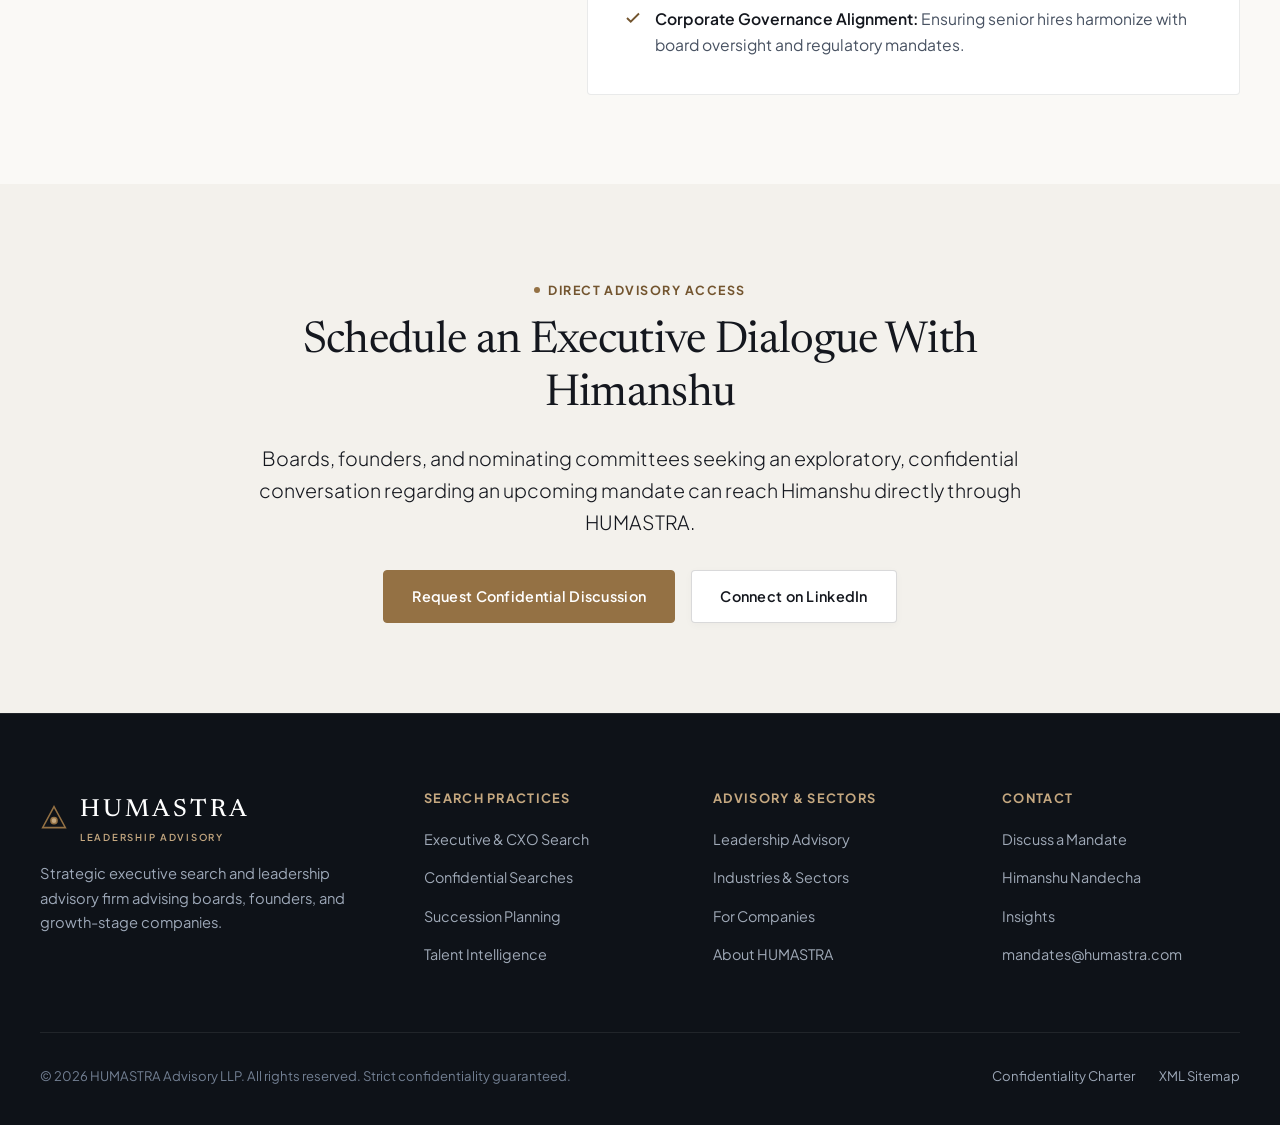
<file: leadership.html>
<!DOCTYPE html>
<html lang="en">
<head>
  <meta charset="UTF-8">
  <meta name="viewport" content="width=device-width, initial-scale=1.0">
  <title>Himanshu Nandecha | Founder &amp; CEO, HUMASTRA</title>
  <meta name="description" content="Biography and professional background of Himanshu Nandecha, Founder &amp; CEO of HUMASTRA. Executive search leader, talent strategist, and independent corporate director with more than 30 years of experience.">
  <meta name="keywords" content="Himanshu Nandecha, HUMASTRA founder, executive search CEO, 30 years experience, talent acquisition leader, leadership advisory, corporate governance">
  <meta name="robots" content="index, follow">
  <link rel="canonical" href="https://humastra.com/leadership.html">

  <meta property="og:type" content="profile">
  <meta property="og:url" content="https://humastra.com/leadership.html">
  <meta property="og:title" content="Himanshu Nandecha | Founder &amp; CEO, HUMASTRA">
  <meta property="og:description" content="Founder and CEO of HUMASTRA. Strategic talent acquisition leader with more than 30 years of executive search and corporate governance practice.">
  <meta property="og:image" content="https://humastra.com/assets/images/hero-boardroom.jpg">

  <link rel="icon" type="image/svg+xml" href="data:image/svg+xml,%3Csvg xmlns='http://www.w3.org/2000/svg' viewBox='0 0 32 32'%3E%3Cpolygon points='16,2 30,26 2,26' fill='none' stroke='%23C5A880' stroke-width='2.5'/%3E%3Ccircle cx='16' cy='18' r='3.5' fill='%23C5A880'/%3E%3C/svg%3E">
  <link rel="stylesheet" href="assets/css/main.css">

  <!-- Person Schema Markup for Himanshu Nandecha -->
  <script type="application/ld+json">
  {
    "@context": "https://schema.org",
    "@type": "Person",
    "name": "Himanshu Nandecha",
    "jobTitle": "Founder & Chief Executive Officer",
    "worksFor": {
      "@type": "Organization",
      "name": "HUMASTRA"
    },
    "url": "https://humastra.com/leadership.html",
    "description": "Founder & CEO of HUMASTRA with more than 30 years of executive talent acquisition leadership, corporate search practice, and corporate board directorship.",
    "sameAs": [
      "https://linkedin.com/in/nandecha",
      "https://topmate.io/nandecha"
    ],
    "knowsAbout": [
      "Executive Search",
      "Talent Acquisition",
      "Leadership Advisory",
      "Corporate Governance",
      "Executive Mentorship",
      "Board Advisory",
      "C-Suite Succession"
    ]
  }
  </script>
</head>
<body>

  <a href="#main-content" class="skip-link">Skip to main content</a>

  <!-- Header -->
  <header class="site-header" role="banner">
    <div class="container header-inner">
      <a href="index.html" class="brand-logo" aria-label="HUMASTRA Home">
        <span class="brand-symbol">
          <svg viewBox="0 0 32 32" aria-hidden="true">
            <polygon points="16,3 29,27 3,27" />
            <circle cx="16" cy="19" r="3.5" fill="#C5A880" />
          </svg>
        </span>
        <div>
          HUMASTRA
          <span class="brand-tagline">Leadership Advisory</span>
        </div>
      </a>

      <nav class="nav-container" aria-label="Main Navigation">
        <ul class="nav-menu">
          <li><a href="strategic-search.html" class="nav-link">Strategic Search</a></li>
          <li><a href="leadership-advisory.html" class="nav-link">Leadership Advisory</a></li>
          <li><a href="sectors.html" class="nav-link">Sectors</a></li>
          <li><a href="for-companies.html" class="nav-link">For Companies</a></li>
          <li><a href="insights.html" class="nav-link">Insights</a></li>
          <li><a href="about.html" class="nav-link">About</a></li>
          <li><a href="leadership.html" class="nav-link active">Leadership</a></li>
        </ul>
      </nav>

      <div class="header-cta-group">
        <a href="contact.html" class="btn btn-primary" id="headerCtaBtn">Discuss a Search</a>
        <button class="mobile-toggle" aria-label="Toggle navigation menu" aria-expanded="false">
          <svg viewBox="0 0 24 24" fill="none" stroke-width="2" stroke-linecap="round">
            <line x1="3" y1="12" x2="21" y2="12"></line>
            <line x1="3" y1="6" x2="21" y2="6"></line>
            <line x1="3" y1="18" x2="21" y2="18"></line>
          </svg>
        </button>
      </div>
    </div>
  </header>

  <main id="main-content">
    
    <!-- Hero Header -->
    <section class="page-hero" aria-label="Leadership Header">
      <div class="container">
        <ul class="breadcrumb">
          <li><a href="index.html">Home</a></li>
          <li class="breadcrumb-separator">/</li>
          <li aria-current="page">Leadership</li>
        </ul>
        <div class="page-hero-inner">
          <span class="eyebrow">Firm Leadership</span>
          <h1>Founder &amp; Chief Executive Officer</h1>
          <p class="lead">
            Meet Himanshu Nandecha, the strategic talent acquisition leader and corporate governance professional guiding HUMASTRA with more than 30 years of executive search, corporate talent acquisitions, and board advisory experience.
          </p>
        </div>
      </div>
    </section>

    <!-- Main Profile Section -->
    <section class="section" aria-label="Founder Biography">
      <div class="container">
        
        <!-- Verified Information Notice -->
        <div class="verification-notice" role="note">
          <svg viewBox="0 0 24 24" fill="none" stroke="currentColor" stroke-width="2">
            <path d="M12 22s8-4 8-10V5l-8-3-8 3v7c0 6 8 10 8 10z"/>
            <polyline points="9 12 11 14 15 10"/>
          </svg>
          <div>
            <p>
              <strong>Verified Professional Profile &amp; Governance Disclosures:</strong> This page presents verified, publicly documented professional milestones for Himanshu Nandecha, including more than 30 years of corporate talent acquisition leadership, independent directorship in publicly listed corporate entities, and verified executive advisory channels. We uphold transparent credibility without fabricated titles, awards, or client statistics.
            </p>
          </div>
        </div>

        <div class="founder-profile-grid">
          
          <!-- Sticky Profile Card -->
          <aside class="founder-visual-card" aria-label="Executive Profile Card">
            <div class="founder-monogram-seal">
              <span class="founder-seal-text">HN</span>
              <span class="founder-seal-sub">30+ Years</span>
            </div>
            
            <div style="text-align: center; margin-bottom: 1.25rem;">
              <span class="experience-callout-pill">30+ Years Leadership Practice</span>
            </div>

            <h2 class="founder-name">Himanshu Nandecha</h2>
            <div class="founder-title">Founder &amp; Chief Executive Officer</div>
            <p style="font-size: 0.88rem; color: var(--text-secondary); margin-bottom: 1.25rem;">
              Strategic Talent Acquisition Leader &amp; Independent Corporate Director
            </p>

            <div class="founder-badges">
              <div class="founder-badge-item">
                <svg viewBox="0 0 24 24" fill="none" stroke="currentColor" stroke-width="2"><path d="M21 10c0 7-9 13-9 13s-9-6-9-13a9 9 0 0 1 18 0z"/><circle cx="12" cy="10" r="3"/></svg>
                <span>Based in Vadodara, Gujarat, India</span>
              </div>
              <div class="founder-badge-item">
                <svg viewBox="0 0 24 24" fill="none" stroke="currentColor" stroke-width="2"><rect x="2" y="7" width="20" height="14" rx="2" ry="2"/><path d="M16 21V5a2 2 0 0 0-2-2h-4a2 2 0 0 0-2 2v16"/></svg>
                <span>30+ Years Directing Executive Talent Acquisition</span>
              </div>
              <div class="founder-badge-item">
                <svg viewBox="0 0 24 24" fill="none" stroke="currentColor" stroke-width="2"><polygon points="12 2 15.09 8.26 22 9.27 17 14.14 18.18 21.02 12 17.77 5.82 21.02 7 14.14 2 9.27 8.91 8.26 12 2"/></svg>
                <span>Independent Corporate Director (Publicly Listed Entities)</span>
              </div>
              <div class="founder-badge-item">
                <svg viewBox="0 0 24 24" fill="none" stroke="currentColor" stroke-width="2"><path d="M17 21v-2a4 4 0 0 0-4-4H5a4 4 0 0 0-4 4v2"/><circle cx="9" cy="7" r="4"/></svg>
                <span>Executive Mentorship &amp; Advisory (Topmate Mentor)</span>
              </div>
            </div>

            <div class="founder-social-links">
              <a href="https://linkedin.com/in/nandecha" target="_blank" rel="noopener noreferrer" class="founder-social-btn" aria-label="Himanshu Nandecha on LinkedIn">
                <svg width="14" height="14" fill="currentColor" viewBox="0 0 24 24"><path d="M19 0h-14c-2.761 0-5 2.239-5 5v14c0 2.761 2.239 5 5 5h14c2.762 0 5-2.239 5-5v-14c0-2.761-2.238-5-5-5zm-11 19h-3v-11h3v11zm-1.5-12.268c-.966 0-1.75-.79-1.75-1.764s.784-1.764 1.75-1.764 1.75.79 1.75 1.764-.783 1.764-1.75 1.764zm13.5 12.268h-3v-5.604c0-3.368-4-3.113-4 0v5.604h-3v-11h3v1.765c1.396-2.586 7-2.777 7 2.476v6.759z"/></svg>
                Verified LinkedIn
              </a>
              <a href="https://topmate.io/nandecha" target="_blank" rel="noopener noreferrer" class="founder-social-btn" aria-label="Himanshu Nandecha on Topmate">
                Topmate Advisory
              </a>
            </div>

            <div style="margin-top: 1.75rem;">
              <a href="contact.html" class="btn btn-primary" style="width: 100%;">Initiate Discussion</a>
            </div>
          </aside>

          <!-- Narrative Biography -->
          <article class="founder-narrative">
            <span class="eyebrow">Executive Background</span>
            <h2>Bridging Operational Talent Mastery with Corporate Board Governance</h2>
            
            <p class="lead" style="color: var(--text-primary); margin-top: 1.25rem;">
              Himanshu Nandecha is the Founder and CEO of HUMASTRA. With more than 30 years of distinguished experience directing corporate talent acquisition, executive search, and leadership governance, his career is defined by placing exceptional leaders into mission-critical corporate mandates.
            </p>

            <p>
              Over three decades of active leadership practice, Himanshu has served as <strong>Head of Corporate Talent Acquisitions for multi-business enterprise groups</strong>, directing comprehensive talent strategy, recruitment architecture, and specialized leadership hiring across complex operational ecosystems in India. In these roles, he was instrumental in diagnosing talent bottlenecks, refining candidate evaluation frameworks, and aligning talent acquisition directly with corporate growth and transformation objectives.
            </p>

            <p>
              In addition to his hands-on recruitment leadership, Himanshu brings direct corporate governance and fiduciary oversight experience as an <strong>Independent Non-Executive Director on the Board of Directors of publicly listed corporate entities</strong>. His board service encompasses corporate governance, board committee participation, and advising on talent retention, succession planning, and organizational risk management within a publicly accountable environment.
            </p>

            <blockquote style="border-left: 2px solid var(--gold-primary); padding-left: 1.5rem; margin: 2rem 0; font-family: var(--font-serif); font-size: 1.25rem; font-style: italic; color: var(--gold-primary);">
              "Recruitment becomes strategic only when an advisor understands both sides of the table—the operational demands of the hiring executive and the governance fiduciary duties of the board. HUMASTRA was founded to embody that dual perspective backed by three decades of practice."
            </blockquote>

            <h3 style="margin-top: 2.5rem; margin-bottom: 1.25rem;">The Human Advisory Commitment</h3>
            <p>
              Throughout his career, Himanshu has maintained a human-centered philosophy of leadership mentorship. Through platforms such as Topmate (<code>topmate.io/nandecha</code>), he actively advises aspiring and established leaders on career direction, high-stakes interview preparation, and navigating career transitions.
            </p>
            <p>
              This direct, ongoing engagement with exceptional professionals across the industry provides HUMASTRA with rare, authentic visibility into candidate motivations, career psychology, and leadership readiness—insights that dry database algorithms can never replicate.
            </p>

            <!-- Verified Career Timeline -->
            <div style="margin-top: 3.5rem;">
              <span class="eyebrow">Documented Milestones</span>
              <h3>Professional History &amp; Governance Appointments</h3>
              
              <div class="career-timeline">
                
                <div class="timeline-item">
                  <div class="timeline-dot"></div>
                  <h4 class="timeline-role">Founder &amp; Chief Executive Officer</h4>
                  <div class="timeline-org">HUMASTRA &bull; Strategic Search &amp; Leadership Advisory</div>
                  <p class="timeline-desc">
                    Guiding the firm's strategic direction, high-stakes CXO search mandates, confidential executive appointments, and leadership team advisory across India and global growth corridors.
                  </p>
                </div>

                <div class="timeline-item">
                  <div class="timeline-dot"></div>
                  <h4 class="timeline-role">Independent Non-Executive Director</h4>
                  <div class="timeline-org">Publicly Listed Corporate Board &bull; Corporate Governance</div>
                  <p class="timeline-desc">
                    Serving on the Board of Directors, providing independent non-executive governance, fiduciary oversight, and strategic guidance on corporate talent retention, board appointments, and risk management.
                  </p>
                </div>

                <div class="timeline-item">
                  <div class="timeline-dot"></div>
                  <h4 class="timeline-role">Head of Corporate Talent Acquisitions</h4>
                  <div class="timeline-org">Diversified Enterprise Groups &bull; 30+ Years Leadership Practice</div>
                  <p class="timeline-desc">
                    Directed corporate talent acquisition strategies, executive hiring programs, recruitment operations, and strategic workforce planning across diverse industrial and business divisions.
                  </p>
                </div>

                <div class="timeline-item">
                  <div class="timeline-dot"></div>
                  <h4 class="timeline-role">Executive Mentorship &amp; Career Consultation</h4>
                  <div class="timeline-org">Topmate Advisory &bull; Verified Platform Advisor</div>
                  <p class="timeline-desc">
                    Delivering structured 1:1 career guidance, interview preparation, discovery calls, and leadership coaching for ambitious professionals and senior candidates.
                  </p>
                </div>

              </div>
            </div>

            <!-- Areas of Subject-Matter Advisory -->
            <div style="margin-top: 3rem; background: var(--bg-surface); padding: 2.25rem; border-radius: var(--radius-sm); border: 1px solid var(--border-subtle);">
              <h4 style="margin-bottom: 1rem; color: var(--gold-light);">Himanshu's Advisory Focus Areas</h4>
              <ul class="feature-list" style="margin: 0;">
                <li class="feature-list-item">
                  <svg class="feature-check" viewBox="0 0 24 24" fill="none" stroke="currentColor" stroke-width="2.5"><polyline points="20 6 9 17 4 12"/></svg>
                  <span><strong>CXO &amp; Strategic Senior Search:</strong> Identifying transformative leaders for critical corporate mandates.</span>
                </li>
                <li class="feature-list-item">
                  <svg class="feature-check" viewBox="0 0 24 24" fill="none" stroke="currentColor" stroke-width="2.5"><polyline points="20 6 9 17 4 12"/></svg>
                  <span><strong>Confidential &amp; Succession Placement:</strong> Managing unannounced leadership transitions with utmost discretion.</span>
                </li>
                <li class="feature-list-item">
                  <svg class="feature-check" viewBox="0 0 24 24" fill="none" stroke="currentColor" stroke-width="2.5"><polyline points="20 6 9 17 4 12"/></svg>
                  <span><strong>Talent Intelligence &amp; Ecosystem Mapping:</strong> Providing board committees with competitive talent benchmarking.</span>
                </li>
                <li class="feature-list-item">
                  <svg class="feature-check" viewBox="0 0 24 24" fill="none" stroke="currentColor" stroke-width="2.5"><polyline points="20 6 9 17 4 12"/></svg>
                  <span><strong>Corporate Governance Alignment:</strong> Ensuring senior hires harmonize with board oversight and regulatory mandates.</span>
                </li>
              </ul>
            </div>

          </article>

        </div>
      </div>
    </section>

    <!-- Consultation CTA -->
    <section class="section section-secondary" aria-label="Direct Consultation">
      <div class="container container-narrow" style="text-align: center;">
        <span class="eyebrow">Direct Advisory Access</span>
        <h2>Schedule an Executive Dialogue With Himanshu</h2>
        <p class="lead" style="margin-top: 1.25rem;">
          Boards, founders, and nominating committees seeking an exploratory, confidential conversation regarding an upcoming mandate can reach Himanshu directly through HUMASTRA.
        </p>
        <div style="margin-top: 2rem; display: flex; justify-content: center; gap: 1rem; flex-wrap: wrap;">
          <a href="contact.html" class="btn btn-primary">Request Confidential Discussion</a>
          <a href="https://linkedin.com/in/nandecha" target="_blank" rel="noopener noreferrer" class="btn btn-secondary">Connect on LinkedIn</a>
        </div>
      </div>
    </section>

  </main>

  <!-- Footer -->
  <footer class="site-footer" role="contentinfo">
    <div class="container">
      <div class="footer-top">
        <div class="footer-brand">
          <a href="index.html" class="brand-logo" aria-label="HUMASTRA Home">
            <span class="brand-symbol">
              <svg viewBox="0 0 32 32" aria-hidden="true">
                <polygon points="16,3 29,27 3,27" />
                <circle cx="16" cy="19" r="3.5" fill="#C5A880" />
              </svg>
            </span>
            <div>HUMASTRA<span class="brand-tagline">Leadership Advisory</span></div>
          </a>
          <p>Strategic executive search and leadership advisory firm advising boards, founders, and growth-stage companies.</p>
        </div>
        <div class="footer-col">
          <h4>Search Practices</h4>
          <ul class="footer-nav">
            <li><a href="strategic-search.html">Executive &amp; CXO Search</a></li>
            <li><a href="strategic-search.html#confidential">Confidential Searches</a></li>
            <li><a href="strategic-search.html#succession">Succession Planning</a></li>
            <li><a href="strategic-search.html#intelligence">Talent Intelligence</a></li>
          </ul>
        </div>
        <div class="footer-col">
          <h4>Advisory &amp; Sectors</h4>
          <ul class="footer-nav">
            <li><a href="leadership-advisory.html">Leadership Advisory</a></li>
            <li><a href="sectors.html">Industries &amp; Sectors</a></li>
            <li><a href="for-companies.html">For Companies</a></li>
            <li><a href="about.html">About HUMASTRA</a></li>
          </ul>
        </div>
        <div class="footer-col">
          <h4>Contact</h4>
          <ul class="footer-nav">
            <li><a href="contact.html">Discuss a Mandate</a></li>
            <li><a href="leadership.html">Himanshu Nandecha</a></li>
            <li><a href="insights.html">Insights</a></li>
            <li><a href="contact.html">mandates@humastra.com</a></li>
          </ul>
        </div>
      </div>
      <div class="footer-bottom">
        <div>&copy; 2026 HUMASTRA Advisory LLP. All rights reserved. Strict confidentiality guaranteed.</div>
        <div class="footer-legal-links">
          <a href="about.html#confidentiality">Confidentiality Charter</a>
          <a href="sitemap.xml">XML Sitemap</a>
        </div>
      </div>
    </div>
  </footer>

  <script src="assets/js/main.js"></script>
</body>
</html>
</file>
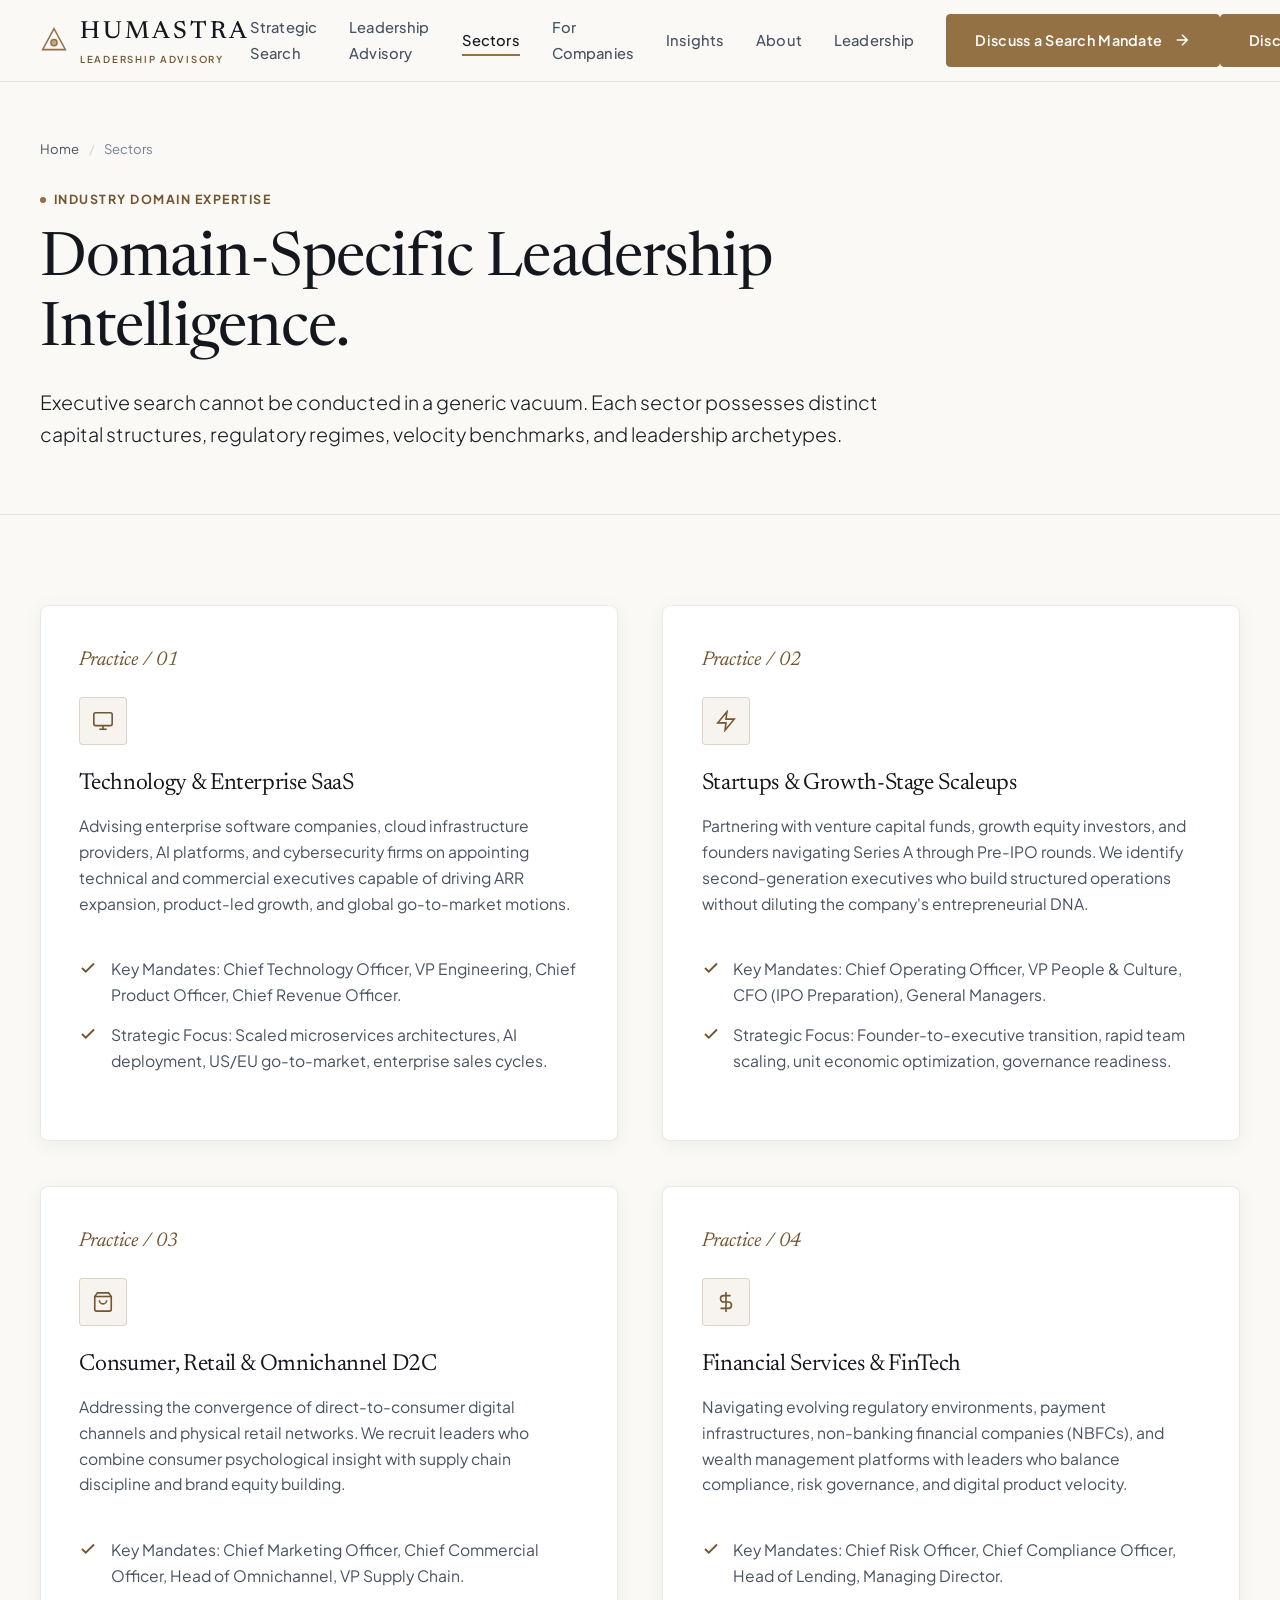
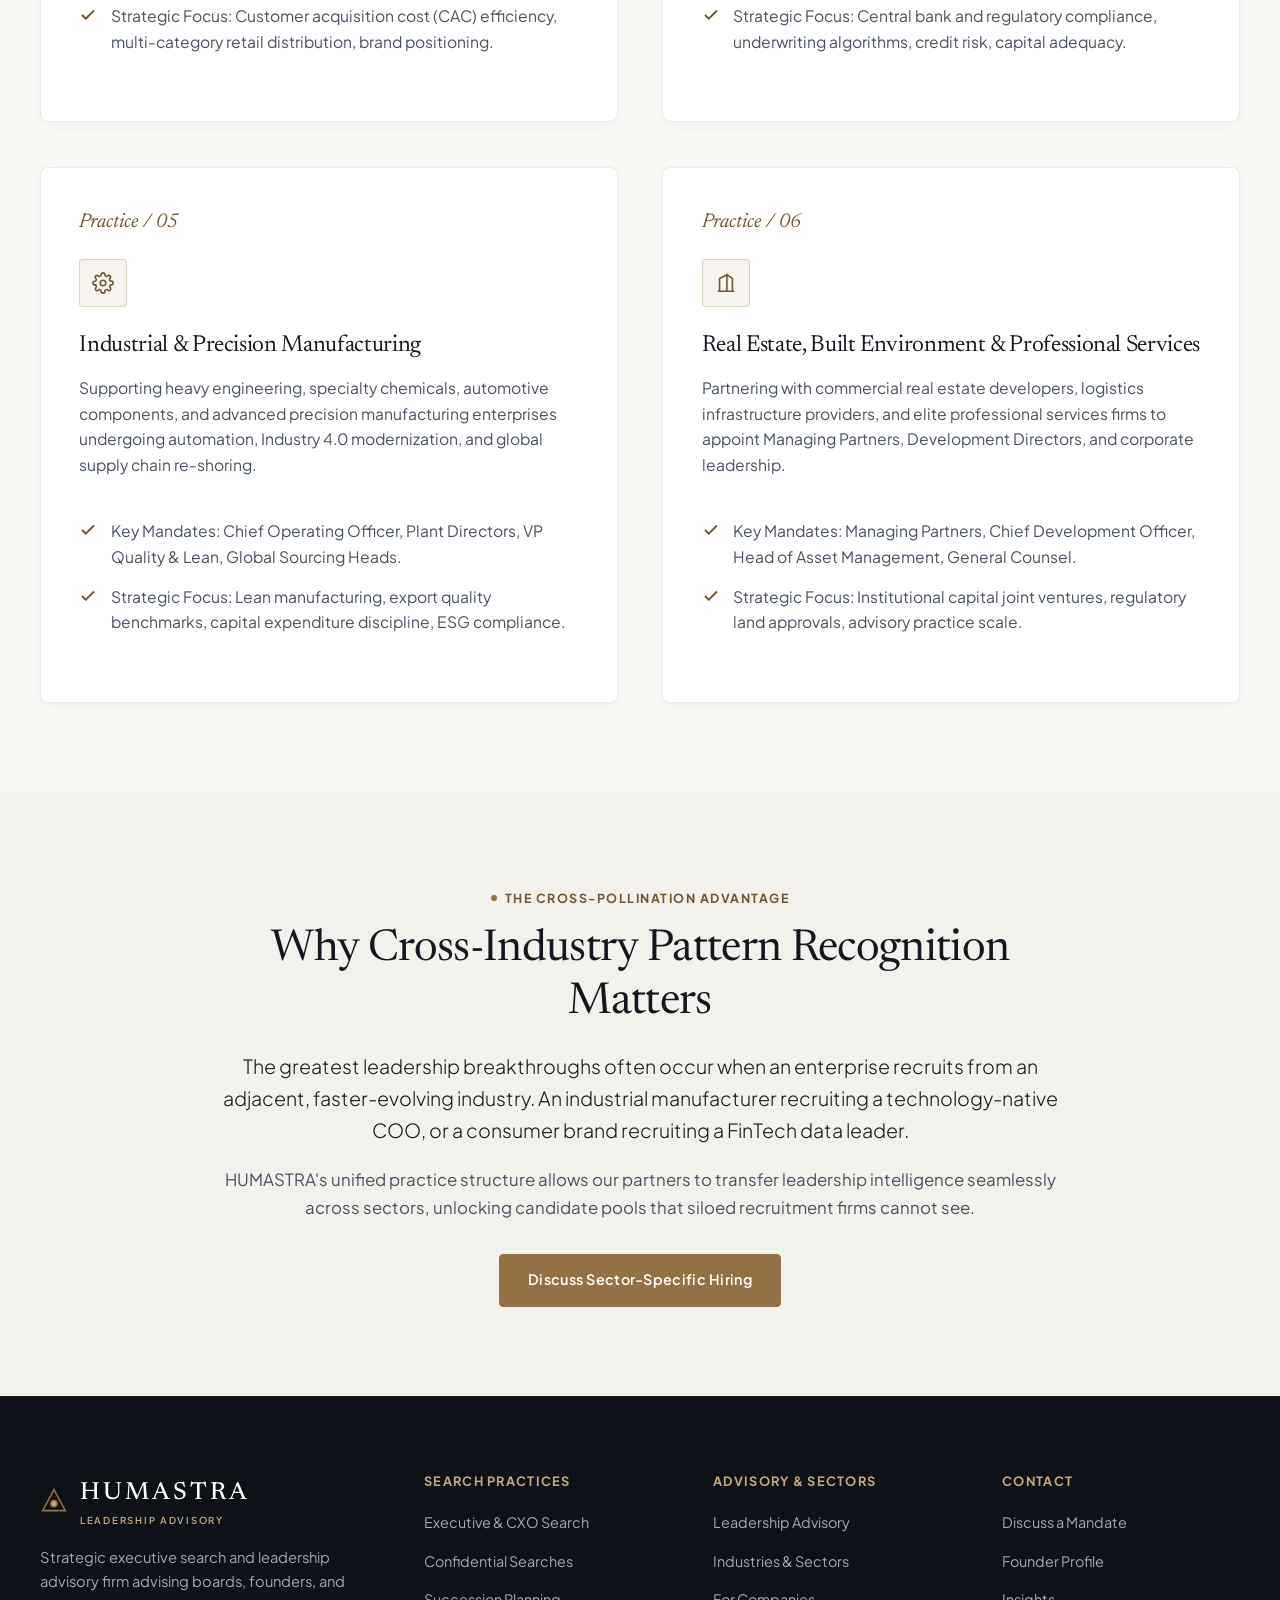
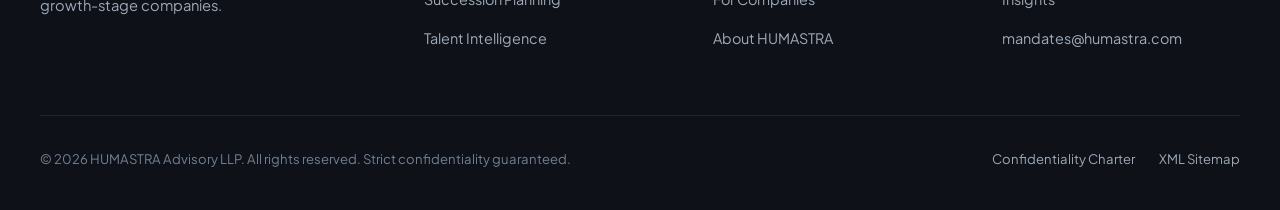
<file: sectors.html>
<!DOCTYPE html>
<html lang="en">
<head>
  <meta charset="UTF-8">
  <meta name="viewport" content="width=device-width, initial-scale=1.0">
  <title>Industry Practices &amp; Sectors | HUMASTRA</title>
  <meta name="description" content="Explore HUMASTRA's specialized sector practices across Technology, Venture-Backed Startups, Consumer D2C, Financial Services, Industrial Manufacturing, and Real Estate.">
  <meta name="keywords" content="executive search sectors, technology executive search, fintech recruitment, manufacturing CXO, startup executive hiring, D2C leadership search">
  <meta name="robots" content="index, follow">
  <link rel="canonical" href="https://humastra.com/sectors.html">

  <meta property="og:type" content="article">
  <meta property="og:url" content="https://humastra.com/sectors.html">
  <meta property="og:title" content="Industry Practices &amp; Sectors | HUMASTRA">
  <meta property="og:description" content="Sector-specific executive search and leadership intelligence for high-growth and established industries.">
  <meta property="og:image" content="https://humastra.com/assets/images/hero-boardroom.jpg">

  <link rel="icon" type="image/svg+xml" href="data:image/svg+xml,%3Csvg xmlns='http://www.w3.org/2000/svg' viewBox='0 0 32 32'%3E%3Cpolygon points='16,2 30,26 2,26' fill='none' stroke='%23C5A880' stroke-width='2.5'/%3E%3Ccircle cx='16' cy='18' r='3.5' fill='%23C5A880'/%3E%3C/svg%3E">
  <link rel="stylesheet" href="assets/css/main.css">

  <script type="application/ld+json">
  {
    "@context": "https://schema.org",
    "@type": "BreadcrumbList",
    "itemListElement": [
      {
        "@type": "ListItem",
        "position": 1,
        "name": "Home",
        "item": "https://humastra.com/"
      },
      {
        "@type": "ListItem",
        "position": 2,
        "name": "Sectors",
        "item": "https://humastra.com/sectors.html"
      }
    ]
  }
  </script>
</head>
<body>

  <a href="#main-content" class="skip-link">Skip to main content</a>

  <!-- Header -->
  <header class="site-header" role="banner">
    <div class="container header-inner">
      <a href="index.html" class="brand-logo" aria-label="HUMASTRA Home">
        <span class="brand-symbol">
          <svg viewBox="0 0 32 32" aria-hidden="true">
            <polygon points="16,3 29,27 3,27" />
            <circle cx="16" cy="19" r="3.5" fill="#C5A880" />
          </svg>
        </span>
        <div>
          HUMASTRA
          <span class="brand-tagline">Leadership Advisory</span>
        </div>
      </a>

      <nav class="nav-container" aria-label="Main Navigation">
        <ul class="nav-menu">
          <li><a href="strategic-search.html" class="nav-link">Strategic Search</a></li>
          <li><a href="leadership-advisory.html" class="nav-link">Leadership Advisory</a></li>
          <li><a href="sectors.html" class="nav-link active">Sectors</a></li>
          <li><a href="for-companies.html" class="nav-link">For Companies</a></li>
          <li><a href="insights.html" class="nav-link">Insights</a></li>
          <li><a href="about.html" class="nav-link">About</a></li>
          <li><a href="leadership.html" class="nav-link">Leadership</a></li>
        </ul>
      </nav>

      <div class="header-cta-group">
        <a href="contact.html" class="btn btn-primary" id="headerCtaBtn">Discuss a Search</a>
        <button class="mobile-toggle" aria-label="Toggle navigation menu" aria-expanded="false">
          <svg viewBox="0 0 24 24" fill="none" stroke-width="2" stroke-linecap="round">
            <line x1="3" y1="12" x2="21" y2="12"></line>
            <line x1="3" y1="6" x2="21" y2="6"></line>
            <line x1="3" y1="18" x2="21" y2="18"></line>
          </svg>
        </button>
      </div>
    </div>
  </header>

  <main id="main-content">
    
    <!-- Hero -->
    <section class="page-hero" aria-label="Sectors Header">
      <div class="container">
        <ul class="breadcrumb">
          <li><a href="index.html">Home</a></li>
          <li class="breadcrumb-separator">/</li>
          <li aria-current="page">Sectors</li>
        </ul>
        <div class="page-hero-inner">
          <span class="eyebrow">Industry Domain Expertise</span>
          <h1>Domain-Specific Leadership Intelligence.</h1>
          <p class="lead">
            Executive search cannot be conducted in a generic vacuum. Each sector possesses distinct capital structures, regulatory regimes, velocity benchmarks, and leadership archetypes.
          </p>
        </div>
      </div>
    </section>

    <!-- Sectors Grid -->
    <section class="section" aria-label="Industry Practices">
      <div class="container">
        <div class="grid-2">
          
          <!-- Sector 1: Technology & SaaS -->
          <div class="advisory-card">
            <span class="card-num">Practice / 01</span>
            <div class="card-icon-wrapper">
              <svg viewBox="0 0 24 24" fill="none" stroke="currentColor" stroke-width="1.75">
                <rect x="2" y="3" width="20" height="14" rx="2" ry="2"/>
                <line x1="8" y1="21" x2="16" y2="21"/>
                <line x1="12" y1="17" x2="12" y2="21"/>
              </svg>
            </div>
            <h3>Technology &amp; Enterprise SaaS</h3>
            <p>
              Advising enterprise software companies, cloud infrastructure providers, AI platforms, and cybersecurity firms on appointing technical and commercial executives capable of driving ARR expansion, product-led growth, and global go-to-market motions.
            </p>
            <ul class="feature-list" style="margin-top: 1rem;">
              <li class="feature-list-item">
                <svg class="feature-check" viewBox="0 0 24 24" fill="none" stroke="currentColor" stroke-width="2.5"><polyline points="20 6 9 17 4 12"/></svg>
                <span>Key Mandates: Chief Technology Officer, VP Engineering, Chief Product Officer, Chief Revenue Officer.</span>
              </li>
              <li class="feature-list-item">
                <svg class="feature-check" viewBox="0 0 24 24" fill="none" stroke="currentColor" stroke-width="2.5"><polyline points="20 6 9 17 4 12"/></svg>
                <span>Strategic Focus: Scaled microservices architectures, AI deployment, US/EU go-to-market, enterprise sales cycles.</span>
              </li>
            </ul>
          </div>

          <!-- Sector 2: Venture-Backed Startups -->
          <div class="advisory-card">
            <span class="card-num">Practice / 02</span>
            <div class="card-icon-wrapper">
              <svg viewBox="0 0 24 24" fill="none" stroke="currentColor" stroke-width="1.75">
                <polygon points="13 2 3 14 12 14 11 22 21 10 12 10 13 2"/>
              </svg>
            </div>
            <h3>Startups &amp; Growth-Stage Scaleups</h3>
            <p>
              Partnering with venture capital funds, growth equity investors, and founders navigating Series A through Pre-IPO rounds. We identify second-generation executives who build structured operations without diluting the company's entrepreneurial DNA.
            </p>
            <ul class="feature-list" style="margin-top: 1rem;">
              <li class="feature-list-item">
                <svg class="feature-check" viewBox="0 0 24 24" fill="none" stroke="currentColor" stroke-width="2.5"><polyline points="20 6 9 17 4 12"/></svg>
                <span>Key Mandates: Chief Operating Officer, VP People &amp; Culture, CFO (IPO Preparation), General Managers.</span>
              </li>
              <li class="feature-list-item">
                <svg class="feature-check" viewBox="0 0 24 24" fill="none" stroke="currentColor" stroke-width="2.5"><polyline points="20 6 9 17 4 12"/></svg>
                <span>Strategic Focus: Founder-to-executive transition, rapid team scaling, unit economic optimization, governance readiness.</span>
              </li>
            </ul>
          </div>

          <!-- Sector 3: Consumer & D2C -->
          <div class="advisory-card" id="consumer">
            <span class="card-num">Practice / 03</span>
            <div class="card-icon-wrapper">
              <svg viewBox="0 0 24 24" fill="none" stroke="currentColor" stroke-width="1.75">
                <path d="M6 2L3 6v14a2 2 0 0 0 2 2h14a2 2 0 0 0 2-2V6l-3-4z"/>
                <line x1="3" y1="6" x2="21" y2="6"/>
                <path d="M16 10a4 4 0 0 1-8 0"/>
              </svg>
            </div>
            <h3>Consumer, Retail &amp; Omnichannel D2C</h3>
            <p>
              Addressing the convergence of direct-to-consumer digital channels and physical retail networks. We recruit leaders who combine consumer psychological insight with supply chain discipline and brand equity building.
            </p>
            <ul class="feature-list" style="margin-top: 1rem;">
              <li class="feature-list-item">
                <svg class="feature-check" viewBox="0 0 24 24" fill="none" stroke="currentColor" stroke-width="2.5"><polyline points="20 6 9 17 4 12"/></svg>
                <span>Key Mandates: Chief Marketing Officer, Chief Commercial Officer, Head of Omnichannel, VP Supply Chain.</span>
              </li>
              <li class="feature-list-item">
                <svg class="feature-check" viewBox="0 0 24 24" fill="none" stroke="currentColor" stroke-width="2.5"><polyline points="20 6 9 17 4 12"/></svg>
                <span>Strategic Focus: Customer acquisition cost (CAC) efficiency, multi-category retail distribution, brand positioning.</span>
              </li>
            </ul>
          </div>

          <!-- Sector 4: Financial Services & FinTech -->
          <div class="advisory-card" id="financial">
            <span class="card-num">Practice / 04</span>
            <div class="card-icon-wrapper">
              <svg viewBox="0 0 24 24" fill="none" stroke="currentColor" stroke-width="1.75">
                <line x1="12" y1="1" x2="12" y2="23"/>
                <path d="M17 5H9.5a3.5 3.5 0 0 0 0 7h5a3.5 3.5 0 0 1 0 7H6"/>
              </svg>
            </div>
            <h3>Financial Services &amp; FinTech</h3>
            <p>
              Navigating evolving regulatory environments, payment infrastructures, non-banking financial companies (NBFCs), and wealth management platforms with leaders who balance compliance, risk governance, and digital product velocity.
            </p>
            <ul class="feature-list" style="margin-top: 1rem;">
              <li class="feature-list-item">
                <svg class="feature-check" viewBox="0 0 24 24" fill="none" stroke="currentColor" stroke-width="2.5"><polyline points="20 6 9 17 4 12"/></svg>
                <span>Key Mandates: Chief Risk Officer, Chief Compliance Officer, Head of Lending, Managing Director.</span>
              </li>
              <li class="feature-list-item">
                <svg class="feature-check" viewBox="0 0 24 24" fill="none" stroke="currentColor" stroke-width="2.5"><polyline points="20 6 9 17 4 12"/></svg>
                <span>Strategic Focus: Central bank and regulatory compliance, underwriting algorithms, credit risk, capital adequacy.</span>
              </li>
            </ul>
          </div>

          <!-- Sector 5: Industrial & Precision Manufacturing -->
          <div class="advisory-card" id="manufacturing">
            <span class="card-num">Practice / 05</span>
            <div class="card-icon-wrapper">
              <svg viewBox="0 0 24 24" fill="none" stroke="currentColor" stroke-width="1.75">
                <circle cx="12" cy="12" r="3"/>
                <path d="M19.4 15a1.65 1.65 0 0 0 .33 1.82l.06.06a2 2 0 0 1 0 2.83 2 2 0 0 1-2.83 0l-.06-.06a1.65 1.65 0 0 0-1.82-.33 1.65 1.65 0 0 0-1 1.51V21a2 2 0 0 1-2 2 2 2 0 0 1-2-2v-.09A1.65 1.65 0 0 0 9 19.4a1.65 1.65 0 0 0-1.82.33l-.06.06a2 2 0 0 1-2.83 0 2 2 0 0 1 0-2.83l.06-.06a1.65 1.65 0 0 0 .33-1.82 1.65 1.65 0 0 0-1.51-1H3a2 2 0 0 1-2-2 2 2 0 0 1 2-2h.09A1.65 1.65 0 0 0 4.6 9a1.65 1.65 0 0 0-.33-1.82l-.06-.06a2 2 0 0 1 0-2.83 2 2 0 0 1 2.83 0l.06.06a1.65 1.65 0 0 0 1.82.33H9a1.65 1.65 0 0 0 1-1.51V3a2 2 0 0 1 2-2 2 2 0 0 1 2 2v.09a1.65 1.65 0 0 0 1 1.51 1.65 1.65 0 0 0 1.82-.33l.06-.06a2 2 0 0 1 2.83 0 2 2 0 0 1 0 2.83l-.06.06a1.65 1.65 0 0 0-.33 1.82V9a1.65 1.65 0 0 0 1.51 1H21a2 2 0 0 1 2 2 2 2 0 0 1-2 2h-.09a1.65 1.65 0 0 0-1.51 1z"/>
              </svg>
            </div>
            <h3>Industrial &amp; Precision Manufacturing</h3>
            <p>
              Supporting heavy engineering, specialty chemicals, automotive components, and advanced precision manufacturing enterprises undergoing automation, Industry 4.0 modernization, and global supply chain re-shoring.
            </p>
            <ul class="feature-list" style="margin-top: 1rem;">
              <li class="feature-list-item">
                <svg class="feature-check" viewBox="0 0 24 24" fill="none" stroke="currentColor" stroke-width="2.5"><polyline points="20 6 9 17 4 12"/></svg>
                <span>Key Mandates: Chief Operating Officer, Plant Directors, VP Quality &amp; Lean, Global Sourcing Heads.</span>
              </li>
              <li class="feature-list-item">
                <svg class="feature-check" viewBox="0 0 24 24" fill="none" stroke="currentColor" stroke-width="2.5"><polyline points="20 6 9 17 4 12"/></svg>
                <span>Strategic Focus: Lean manufacturing, export quality benchmarks, capital expenditure discipline, ESG compliance.</span>
              </li>
            </ul>
          </div>

          <!-- Sector 6: Professional Services & Real Estate -->
          <div class="advisory-card">
            <span class="card-num">Practice / 06</span>
            <div class="card-icon-wrapper">
              <svg viewBox="0 0 24 24" fill="none" stroke="currentColor" stroke-width="1.75">
                <path d="M3 21h18M5 21V7l8-4v18M13 21V3l6 4v14"/>
              </svg>
            </div>
            <h3>Real Estate, Built Environment &amp; Professional Services</h3>
            <p>
              Partnering with commercial real estate developers, logistics infrastructure providers, and elite professional services firms to appoint Managing Partners, Development Directors, and corporate leadership.
            </p>
            <ul class="feature-list" style="margin-top: 1rem;">
              <li class="feature-list-item">
                <svg class="feature-check" viewBox="0 0 24 24" fill="none" stroke="currentColor" stroke-width="2.5"><polyline points="20 6 9 17 4 12"/></svg>
                <span>Key Mandates: Managing Partners, Chief Development Officer, Head of Asset Management, General Counsel.</span>
              </li>
              <li class="feature-list-item">
                <svg class="feature-check" viewBox="0 0 24 24" fill="none" stroke="currentColor" stroke-width="2.5"><polyline points="20 6 9 17 4 12"/></svg>
                <span>Strategic Focus: Institutional capital joint ventures, regulatory land approvals, advisory practice scale.</span>
              </li>
            </ul>
          </div>

        </div>
      </div>
    </section>

    <!-- Sector Cross-Pollination Callout -->
    <section class="section section-secondary" aria-label="Cross Sector Intelligence">
      <div class="container container-narrow" style="text-align: center;">
        <span class="eyebrow">The Cross-Pollination Advantage</span>
        <h2>Why Cross-Industry Pattern Recognition Matters</h2>
        <p class="lead" style="margin-top: 1.25rem;">
          The greatest leadership breakthroughs often occur when an enterprise recruits from an adjacent, faster-evolving industry. An industrial manufacturer recruiting a technology-native COO, or a consumer brand recruiting a FinTech data leader.
        </p>
        <p style="color: var(--text-secondary);">
          HUMASTRA's unified practice structure allows our partners to transfer leadership intelligence seamlessly across sectors, unlocking candidate pools that siloed recruitment firms cannot see.
        </p>
        <div style="margin-top: 2rem;">
          <a href="contact.html" class="btn btn-primary">Discuss Sector-Specific Hiring</a>
        </div>
      </div>
    </section>

  </main>

  <!-- Footer -->
  <footer class="site-footer" role="contentinfo">
    <div class="container">
      <div class="footer-top">
        <div class="footer-brand">
          <a href="index.html" class="brand-logo" aria-label="HUMASTRA Home">
            <span class="brand-symbol">
              <svg viewBox="0 0 32 32" aria-hidden="true">
                <polygon points="16,3 29,27 3,27" />
                <circle cx="16" cy="19" r="3.5" fill="#C5A880" />
              </svg>
            </span>
            <div>HUMASTRA<span class="brand-tagline">Leadership Advisory</span></div>
          </a>
          <p>Strategic executive search and leadership advisory firm advising boards, founders, and growth-stage companies.</p>
        </div>
        <div class="footer-col">
          <h4>Search Practices</h4>
          <ul class="footer-nav">
            <li><a href="strategic-search.html">Executive &amp; CXO Search</a></li>
            <li><a href="strategic-search.html#confidential">Confidential Searches</a></li>
            <li><a href="strategic-search.html#succession">Succession Planning</a></li>
            <li><a href="strategic-search.html#intelligence">Talent Intelligence</a></li>
          </ul>
        </div>
        <div class="footer-col">
          <h4>Advisory &amp; Sectors</h4>
          <ul class="footer-nav">
            <li><a href="leadership-advisory.html">Leadership Advisory</a></li>
            <li><a href="sectors.html">Industries &amp; Sectors</a></li>
            <li><a href="for-companies.html">For Companies</a></li>
            <li><a href="about.html">About HUMASTRA</a></li>
          </ul>
        </div>
        <div class="footer-col">
          <h4>Contact</h4>
          <ul class="footer-nav">
            <li><a href="contact.html">Discuss a Mandate</a></li>
            <li><a href="leadership.html">Founder Profile</a></li>
            <li><a href="insights.html">Insights</a></li>
            <li><a href="contact.html">mandates@humastra.com</a></li>
          </ul>
        </div>
      </div>
      <div class="footer-bottom">
        <div>&copy; 2026 HUMASTRA Advisory LLP. All rights reserved. Strict confidentiality guaranteed.</div>
        <div class="footer-legal-links">
          <a href="about.html#confidentiality">Confidentiality Charter</a>
          <a href="sitemap.xml">XML Sitemap</a>
        </div>
      </div>
    </div>
  </footer>

  <script src="assets/js/main.js"></script>
</body>
</html>
</file>
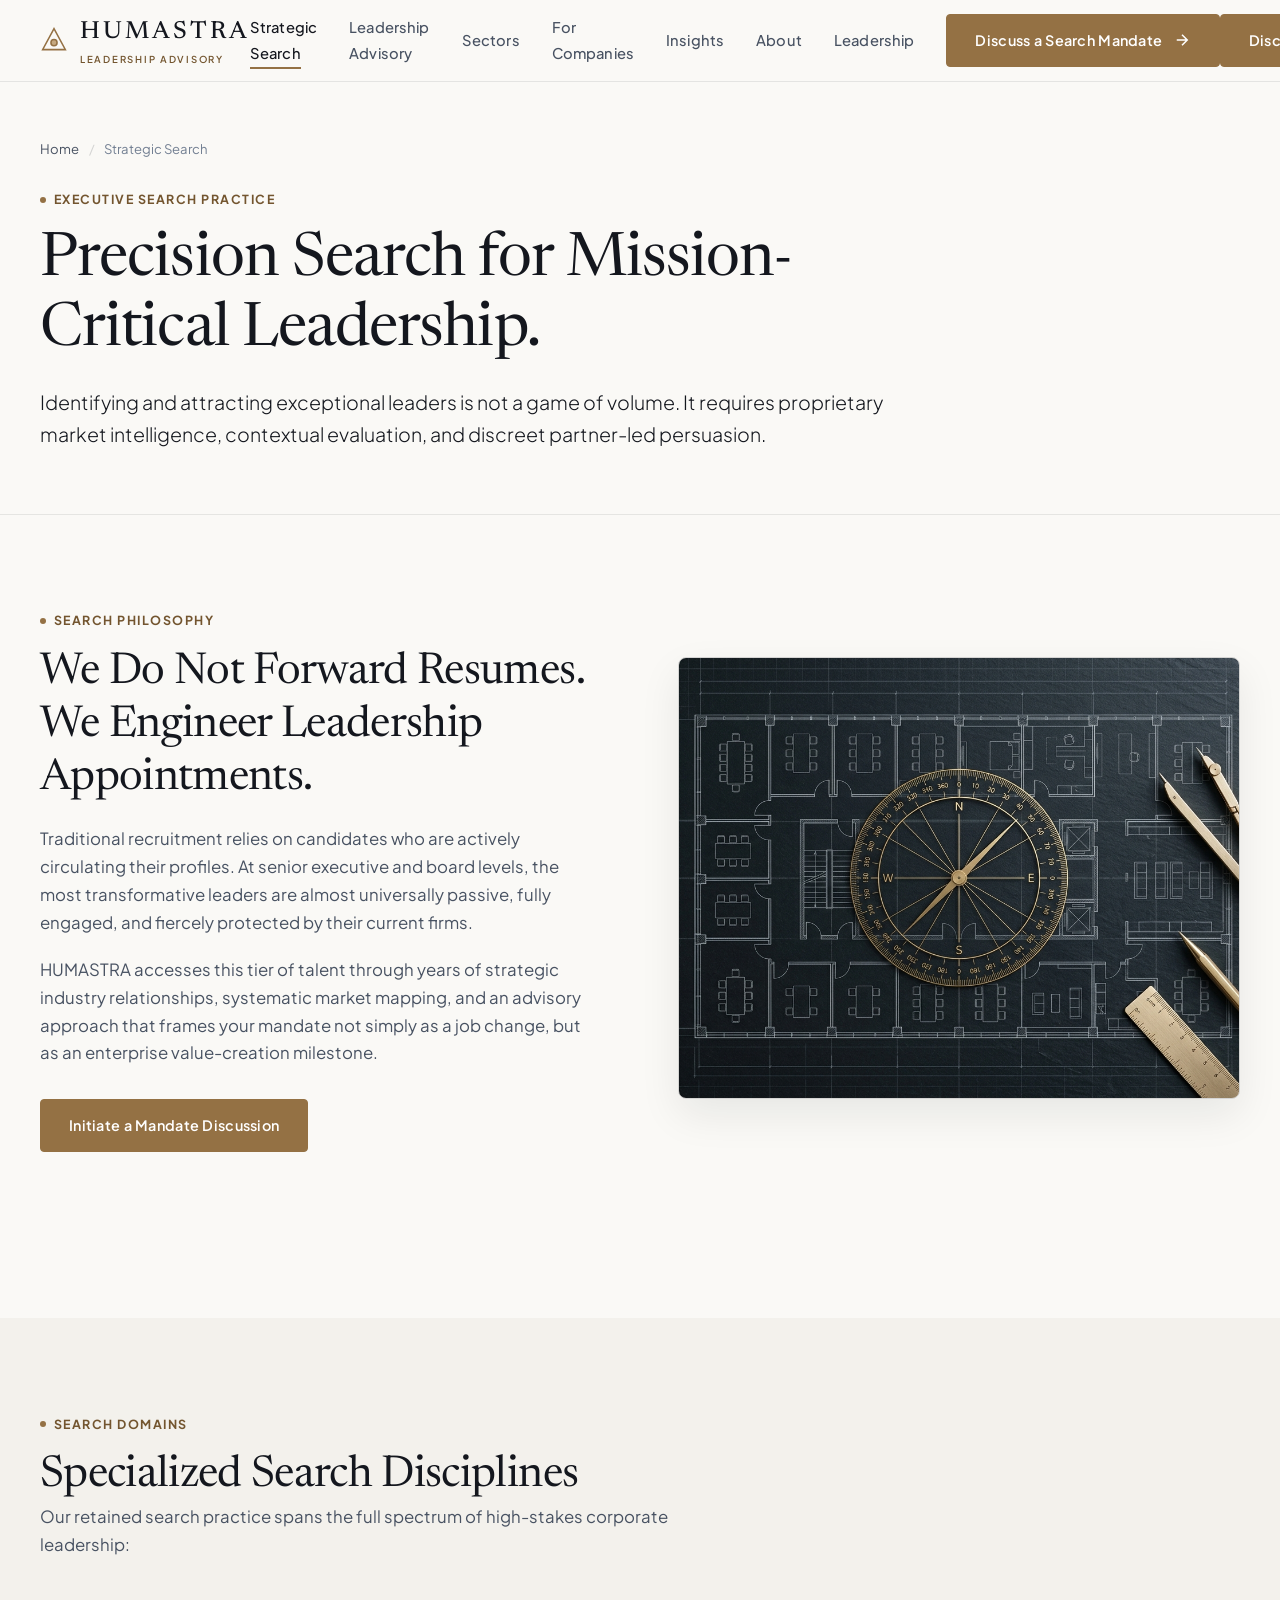
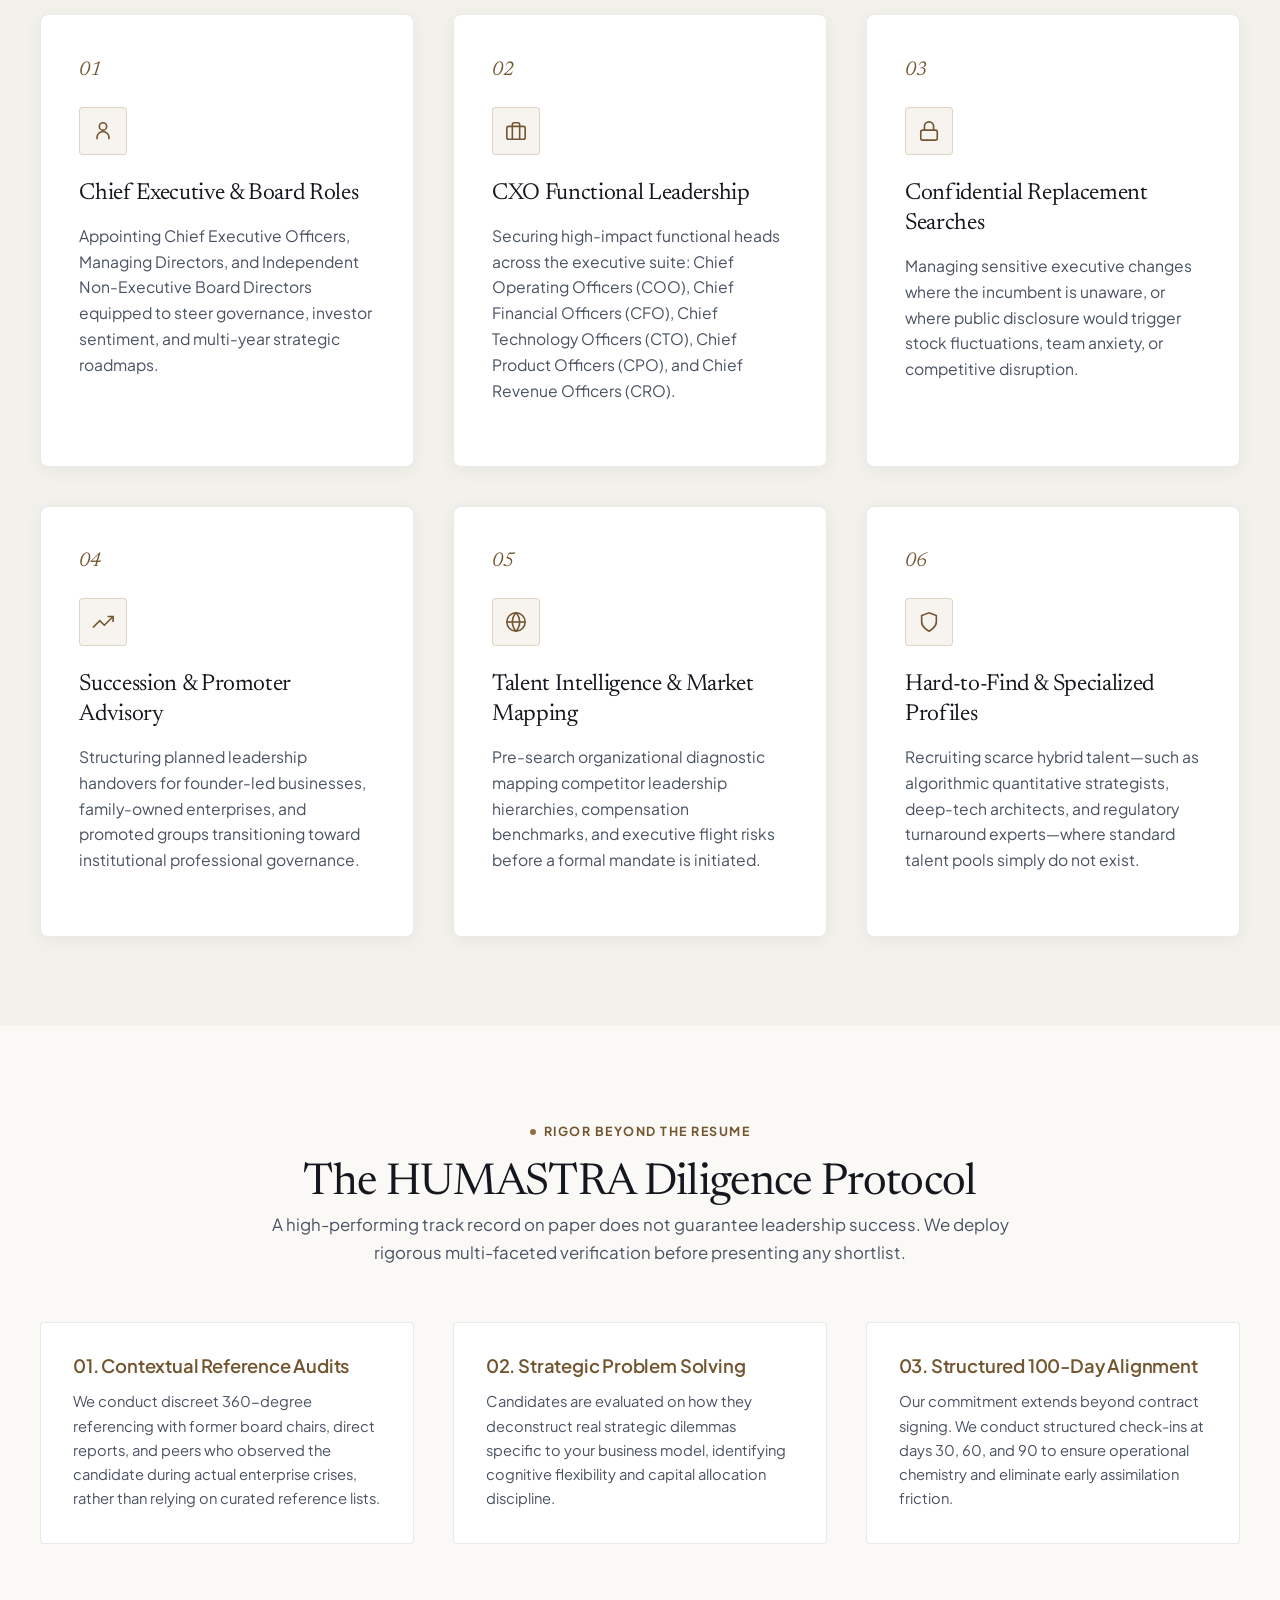
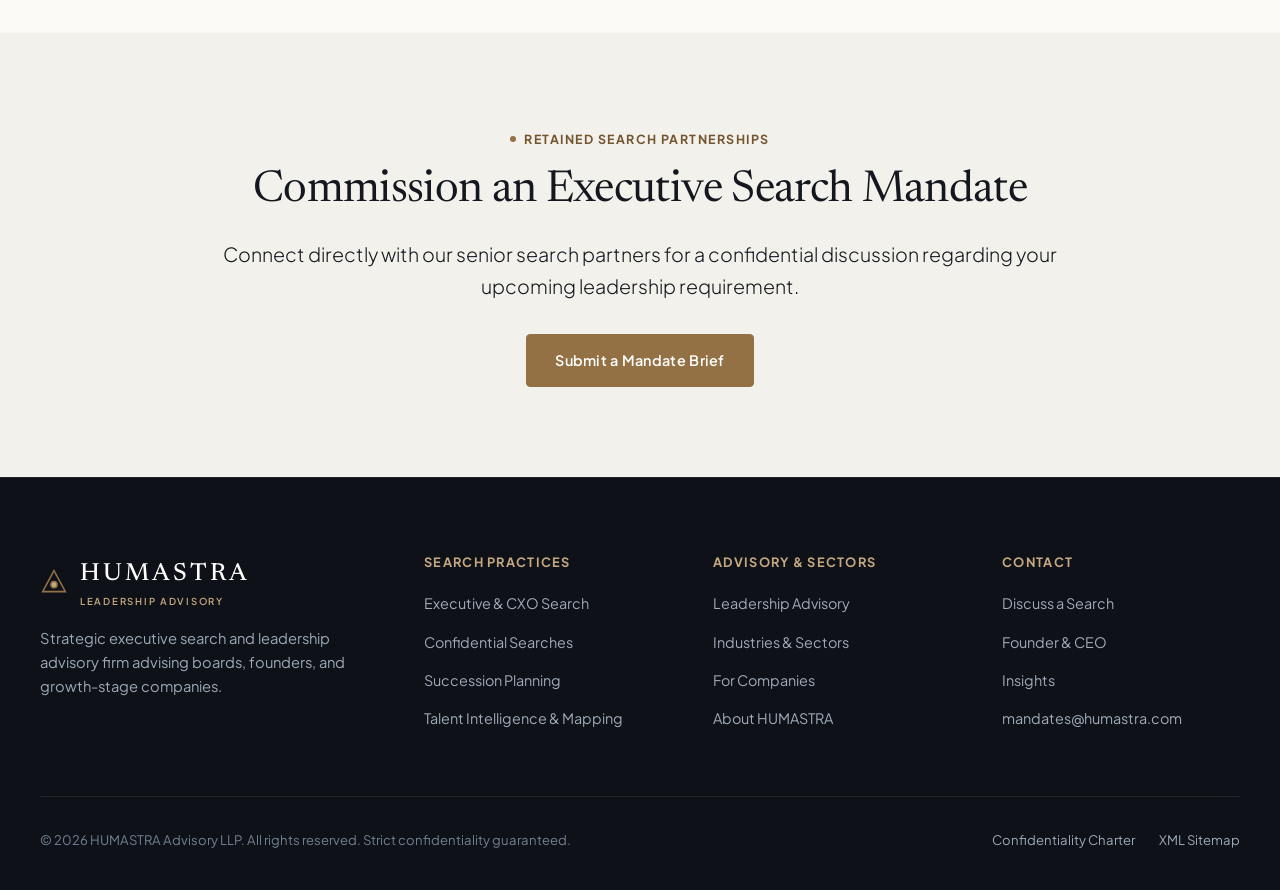
<file: strategic-search.html>
<!DOCTYPE html>
<html lang="en">
<head>
  <meta charset="UTF-8">
  <meta name="viewport" content="width=device-width, initial-scale=1.0">
  <title>Strategic Executive Search &amp; CXO Hiring | HUMASTRA</title>
  <meta name="description" content="HUMASTRA delivers partner-led executive search for Chief Executive Officers, Board Directors, and CXO leaders across high-growth and enterprise sectors with utmost discretion.">
  <meta name="keywords" content="executive search, CXO hiring, CEO recruitment, confidential search, board search, talent intelligence, market mapping, senior executive search">
  <meta name="robots" content="index, follow">
  <link rel="canonical" href="https://humastra.com/strategic-search.html">

  <meta property="og:type" content="article">
  <meta property="og:url" content="https://humastra.com/strategic-search.html">
  <meta property="og:title" content="Strategic Executive Search &amp; CXO Hiring | HUMASTRA">
  <meta property="og:description" content="Identifying and appointing transformative senior leaders for boards, founders, and enterprises.">
  <meta property="og:image" content="https://humastra.com/assets/images/talent-mapping.jpg">

  <link rel="icon" type="image/svg+xml" href="data:image/svg+xml,%3Csvg xmlns='http://www.w3.org/2000/svg' viewBox='0 0 32 32'%3E%3Cpolygon points='16,2 30,26 2,26' fill='none' stroke='%23C5A880' stroke-width='2.5'/%3E%3Ccircle cx='16' cy='18' r='3.5' fill='%23C5A880'/%3E%3C/svg%3E">
  <link rel="stylesheet" href="assets/css/main.css">

  <script type="application/ld+json">
  {
    "@context": "https://schema.org",
    "@type": "BreadcrumbList",
    "itemListElement": [
      {
        "@type": "ListItem",
        "position": 1,
        "name": "Home",
        "item": "https://humastra.com/"
      },
      {
        "@type": "ListItem",
        "position": 2,
        "name": "Strategic Search",
        "item": "https://humastra.com/strategic-search.html"
      }
    ]
  }
  </script>
</head>
<body>

  <a href="#main-content" class="skip-link">Skip to main content</a>

  <!-- Header -->
  <header class="site-header" role="banner">
    <div class="container header-inner">
      <a href="index.html" class="brand-logo" aria-label="HUMASTRA Home">
        <span class="brand-symbol">
          <svg viewBox="0 0 32 32" aria-hidden="true">
            <polygon points="16,3 29,27 3,27" />
            <circle cx="16" cy="19" r="3.5" fill="#C5A880" />
          </svg>
        </span>
        <div>
          HUMASTRA
          <span class="brand-tagline">Leadership Advisory</span>
        </div>
      </a>

      <nav class="nav-container" aria-label="Main Navigation">
        <ul class="nav-menu">
          <li><a href="strategic-search.html" class="nav-link active">Strategic Search</a></li>
          <li><a href="leadership-advisory.html" class="nav-link">Leadership Advisory</a></li>
          <li><a href="sectors.html" class="nav-link">Sectors</a></li>
          <li><a href="for-companies.html" class="nav-link">For Companies</a></li>
          <li><a href="insights.html" class="nav-link">Insights</a></li>
          <li><a href="about.html" class="nav-link">About</a></li>
          <li><a href="leadership.html" class="nav-link">Leadership</a></li>
        </ul>
      </nav>

      <div class="header-cta-group">
        <a href="contact.html" class="btn btn-primary" id="headerCtaBtn">Discuss a Search</a>
        <button class="mobile-toggle" aria-label="Toggle navigation menu" aria-expanded="false">
          <svg viewBox="0 0 24 24" fill="none" stroke-width="2" stroke-linecap="round">
            <line x1="3" y1="12" x2="21" y2="12"></line>
            <line x1="3" y1="6" x2="21" y2="6"></line>
            <line x1="3" y1="18" x2="21" y2="18"></line>
          </svg>
        </button>
      </div>
    </div>
  </header>

  <main id="main-content">
    
    <!-- Page Hero -->
    <section class="page-hero" aria-label="Page Header">
      <div class="container">
        <ul class="breadcrumb">
          <li><a href="index.html">Home</a></li>
          <li class="breadcrumb-separator">/</li>
          <li aria-current="page">Strategic Search</li>
        </ul>
        <div class="page-hero-inner">
          <span class="eyebrow">Executive Search Practice</span>
          <h1>Precision Search for Mission-Critical Leadership.</h1>
          <p class="lead">
            Identifying and attracting exceptional leaders is not a game of volume. It requires proprietary market intelligence, contextual evaluation, and discreet partner-led persuasion.
          </p>
        </div>
      </div>
    </section>

    <!-- Overview Section -->
    <section class="section" aria-label="Search Overview">
      <div class="container">
        <div class="feature-spotlight">
          <div class="spotlight-content">
            <span class="eyebrow">Search Philosophy</span>
            <h2>We Do Not Forward Resumes. We Engineer Leadership Appointments.</h2>
            <p>
              Traditional recruitment relies on candidates who are actively circulating their profiles. At senior executive and board levels, the most transformative leaders are almost universally passive, fully engaged, and fiercely protected by their current firms.
            </p>
            <p>
              HUMASTRA accesses this tier of talent through years of strategic industry relationships, systematic market mapping, and an advisory approach that frames your mandate not simply as a job change, but as an enterprise value-creation milestone.
            </p>
            <div style="margin-top: 2rem;">
              <a href="contact.html" class="btn btn-primary">Initiate a Mandate Discussion</a>
            </div>
          </div>
          <div class="spotlight-visual">
            <img src="assets/images/talent-mapping.jpg" alt="Blueprint and compass representing strategic talent mapping" width="1280" height="720" loading="lazy">
          </div>
        </div>
      </div>
    </section>

    <!-- Specific Search Practices Grid -->
    <section class="section section-secondary" id="practices" aria-label="Search Practices">
      <div class="container">
        <div style="max-width: 720px; margin-bottom: 3.5rem;">
          <span class="eyebrow">Search Domains</span>
          <h2>Specialized Search Disciplines</h2>
          <p>
            Our retained search practice spans the full spectrum of high-stakes corporate leadership:
          </p>
        </div>

        <div class="grid-3">
          
          <div class="advisory-card">
            <span class="card-num">01</span>
            <div class="card-icon-wrapper">
              <svg viewBox="0 0 24 24" fill="none" stroke="currentColor" stroke-width="1.75">
                <circle cx="12" cy="7" r="4"/>
                <path d="M5.5 21v-2a6.5 6.5 0 0 1 13 0v2"/>
              </svg>
            </div>
            <h3>Chief Executive &amp; Board Roles</h3>
            <p>
              Appointing Chief Executive Officers, Managing Directors, and Independent Non-Executive Board Directors equipped to steer governance, investor sentiment, and multi-year strategic roadmaps.
            </p>
          </div>

          <div class="advisory-card" id="cxo">
            <span class="card-num">02</span>
            <div class="card-icon-wrapper">
              <svg viewBox="0 0 24 24" fill="none" stroke="currentColor" stroke-width="1.75">
                <rect x="2" y="7" width="20" height="14" rx="2" ry="2"/>
                <path d="M16 21V5a2 2 0 0 0-2-2h-4a2 2 0 0 0-2 2v16"/>
              </svg>
            </div>
            <h3>CXO Functional Leadership</h3>
            <p>
              Securing high-impact functional heads across the executive suite: Chief Operating Officers (COO), Chief Financial Officers (CFO), Chief Technology Officers (CTO), Chief Product Officers (CPO), and Chief Revenue Officers (CRO).
            </p>
          </div>

          <div class="advisory-card" id="confidential">
            <span class="card-num">03</span>
            <div class="card-icon-wrapper">
              <svg viewBox="0 0 24 24" fill="none" stroke="currentColor" stroke-width="1.75">
                <rect x="3" y="11" width="18" height="11" rx="2" ry="2"/>
                <path d="M7 11V7a5 5 0 0 1 10 0v4"/>
              </svg>
            </div>
            <h3>Confidential Replacement Searches</h3>
            <p>
              Managing sensitive executive changes where the incumbent is unaware, or where public disclosure would trigger stock fluctuations, team anxiety, or competitive disruption.
            </p>
          </div>

          <div class="advisory-card" id="succession">
            <span class="card-num">04</span>
            <div class="card-icon-wrapper">
              <svg viewBox="0 0 24 24" fill="none" stroke="currentColor" stroke-width="1.75">
                <polyline points="23 6 13.5 15.5 8.5 10.5 1 18"/>
                <polyline points="17 6 23 6 23 12"/>
              </svg>
            </div>
            <h3>Succession &amp; Promoter Advisory</h3>
            <p>
              Structuring planned leadership handovers for founder-led businesses, family-owned enterprises, and promoted groups transitioning toward institutional professional governance.
            </p>
          </div>

          <div class="advisory-card" id="intelligence">
            <span class="card-num">05</span>
            <div class="card-icon-wrapper">
              <svg viewBox="0 0 24 24" fill="none" stroke="currentColor" stroke-width="1.75">
                <circle cx="12" cy="12" r="10"/>
                <line x1="2" y1="12" x2="22" y2="12"/>
                <path d="M12 2a15.3 15.3 0 0 1 4 10 15.3 15.3 0 0 1-4 10 15.3 15.3 0 0 1-4-10 15.3 15.3 0 0 1 4-10z"/>
              </svg>
            </div>
            <h3>Talent Intelligence &amp; Market Mapping</h3>
            <p>
              Pre-search organizational diagnostic mapping competitor leadership hierarchies, compensation benchmarks, and executive flight risks before a formal mandate is initiated.
            </p>
          </div>

          <div class="advisory-card">
            <span class="card-num">06</span>
            <div class="card-icon-wrapper">
              <svg viewBox="0 0 24 24" fill="none" stroke="currentColor" stroke-width="1.75">
                <path d="M12 22s8-4 8-10V5l-8-3-8 3v7c0 6 8 10 8 10z"/>
              </svg>
            </div>
            <h3>Hard-to-Find &amp; Specialized Profiles</h3>
            <p>
              Recruiting scarce hybrid talent—such as algorithmic quantitative strategists, deep-tech architects, and regulatory turnaround experts—where standard talent pools simply do not exist.
            </p>
          </div>

        </div>
      </div>
    </section>

    <!-- Search Rigor & Due Diligence -->
    <section class="section" aria-label="Due Diligence Protocol">
      <div class="container">
        <div style="text-align: center; max-width: 800px; margin: 0 auto 3.5rem;">
          <span class="eyebrow">Rigor Beyond the Resume</span>
          <h2>The HUMASTRA Diligence Protocol</h2>
          <p>
            A high-performing track record on paper does not guarantee leadership success. We deploy rigorous multi-faceted verification before presenting any shortlist.
          </p>
        </div>

        <div class="grid-3">
          <div style="background: var(--bg-surface); padding: 2rem; border-radius: var(--radius-sm); border: 1px solid var(--border-subtle);">
            <h4 style="color: var(--gold-light); margin-bottom: 0.75rem;">01. Contextual Reference Audits</h4>
            <p style="font-size: 0.92rem; margin-bottom: 0;">
              We conduct discreet 360-degree referencing with former board chairs, direct reports, and peers who observed the candidate during actual enterprise crises, rather than relying on curated reference lists.
            </p>
          </div>

          <div style="background: var(--bg-surface); padding: 2rem; border-radius: var(--radius-sm); border: 1px solid var(--border-subtle);">
            <h4 style="color: var(--gold-light); margin-bottom: 0.75rem;">02. Strategic Problem Solving</h4>
            <p style="font-size: 0.92rem; margin-bottom: 0;">
              Candidates are evaluated on how they deconstruct real strategic dilemmas specific to your business model, identifying cognitive flexibility and capital allocation discipline.
            </p>
          </div>

          <div style="background: var(--bg-surface); padding: 2rem; border-radius: var(--radius-sm); border: 1px solid var(--border-subtle);">
            <h4 style="color: var(--gold-light); margin-bottom: 0.75rem;">03. Structured 100-Day Alignment</h4>
            <p style="font-size: 0.92rem; margin-bottom: 0;">
              Our commitment extends beyond contract signing. We conduct structured check-ins at days 30, 60, and 90 to ensure operational chemistry and eliminate early assimilation friction.
            </p>
          </div>
        </div>
      </div>
    </section>

    <!-- CTA Section -->
    <section class="section section-secondary" aria-label="Discuss Search">
      <div class="container container-narrow" style="text-align: center;">
        <span class="eyebrow">Retained Search Partnerships</span>
        <h2>Commission an Executive Search Mandate</h2>
        <p class="lead" style="margin-top: 1.25rem;">
          Connect directly with our senior search partners for a confidential discussion regarding your upcoming leadership requirement.
        </p>
        <div style="margin-top: 2rem;">
          <a href="contact.html" class="btn btn-primary">Submit a Mandate Brief</a>
        </div>
      </div>
    </section>

  </main>

  <!-- Footer -->
  <footer class="site-footer" role="contentinfo">
    <div class="container">
      <div class="footer-top">
        <div class="footer-brand">
          <a href="index.html" class="brand-logo" aria-label="HUMASTRA Home">
            <span class="brand-symbol">
              <svg viewBox="0 0 32 32" aria-hidden="true">
                <polygon points="16,3 29,27 3,27" />
                <circle cx="16" cy="19" r="3.5" fill="#C5A880" />
              </svg>
            </span>
            <div>HUMASTRA<span class="brand-tagline">Leadership Advisory</span></div>
          </a>
          <p>Strategic executive search and leadership advisory firm advising boards, founders, and growth-stage companies.</p>
        </div>
        <div class="footer-col">
          <h4>Search Practices</h4>
          <ul class="footer-nav">
            <li><a href="strategic-search.html">Executive &amp; CXO Search</a></li>
            <li><a href="strategic-search.html#confidential">Confidential Searches</a></li>
            <li><a href="strategic-search.html#succession">Succession Planning</a></li>
            <li><a href="strategic-search.html#intelligence">Talent Intelligence &amp; Mapping</a></li>
          </ul>
        </div>
        <div class="footer-col">
          <h4>Advisory &amp; Sectors</h4>
          <ul class="footer-nav">
            <li><a href="leadership-advisory.html">Leadership Advisory</a></li>
            <li><a href="sectors.html">Industries &amp; Sectors</a></li>
            <li><a href="for-companies.html">For Companies</a></li>
            <li><a href="about.html">About HUMASTRA</a></li>
          </ul>
        </div>
        <div class="footer-col">
          <h4>Contact</h4>
          <ul class="footer-nav">
            <li><a href="contact.html">Discuss a Search</a></li>
            <li><a href="leadership.html">Founder &amp; CEO</a></li>
            <li><a href="insights.html">Insights</a></li>
            <li><a href="contact.html">mandates@humastra.com</a></li>
          </ul>
        </div>
      </div>
      <div class="footer-bottom">
        <div>&copy; 2026 HUMASTRA Advisory LLP. All rights reserved. Strict confidentiality guaranteed.</div>
        <div class="footer-legal-links">
          <a href="about.html#confidentiality">Confidentiality Charter</a>
          <a href="sitemap.xml">XML Sitemap</a>
        </div>
      </div>
    </div>
  </footer>

  <script src="assets/js/main.js"></script>
</body>
</html>
</file>
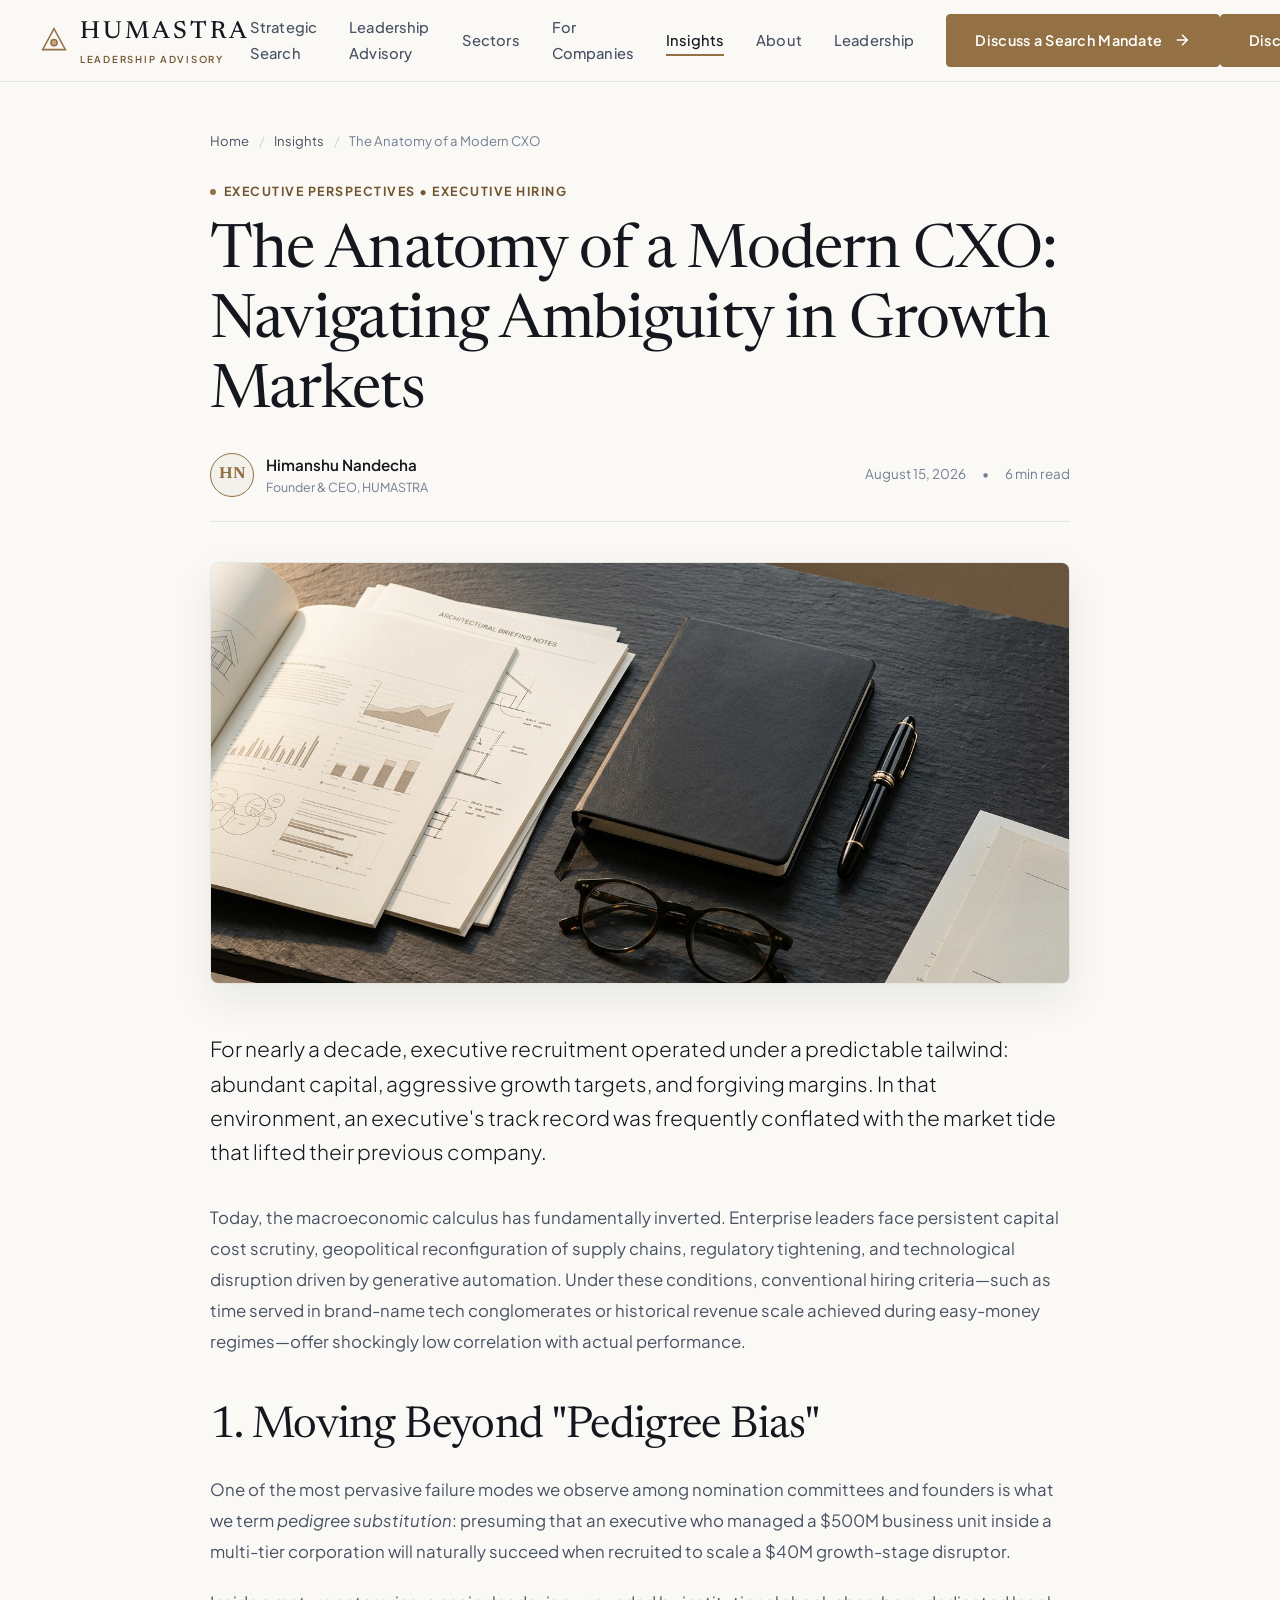
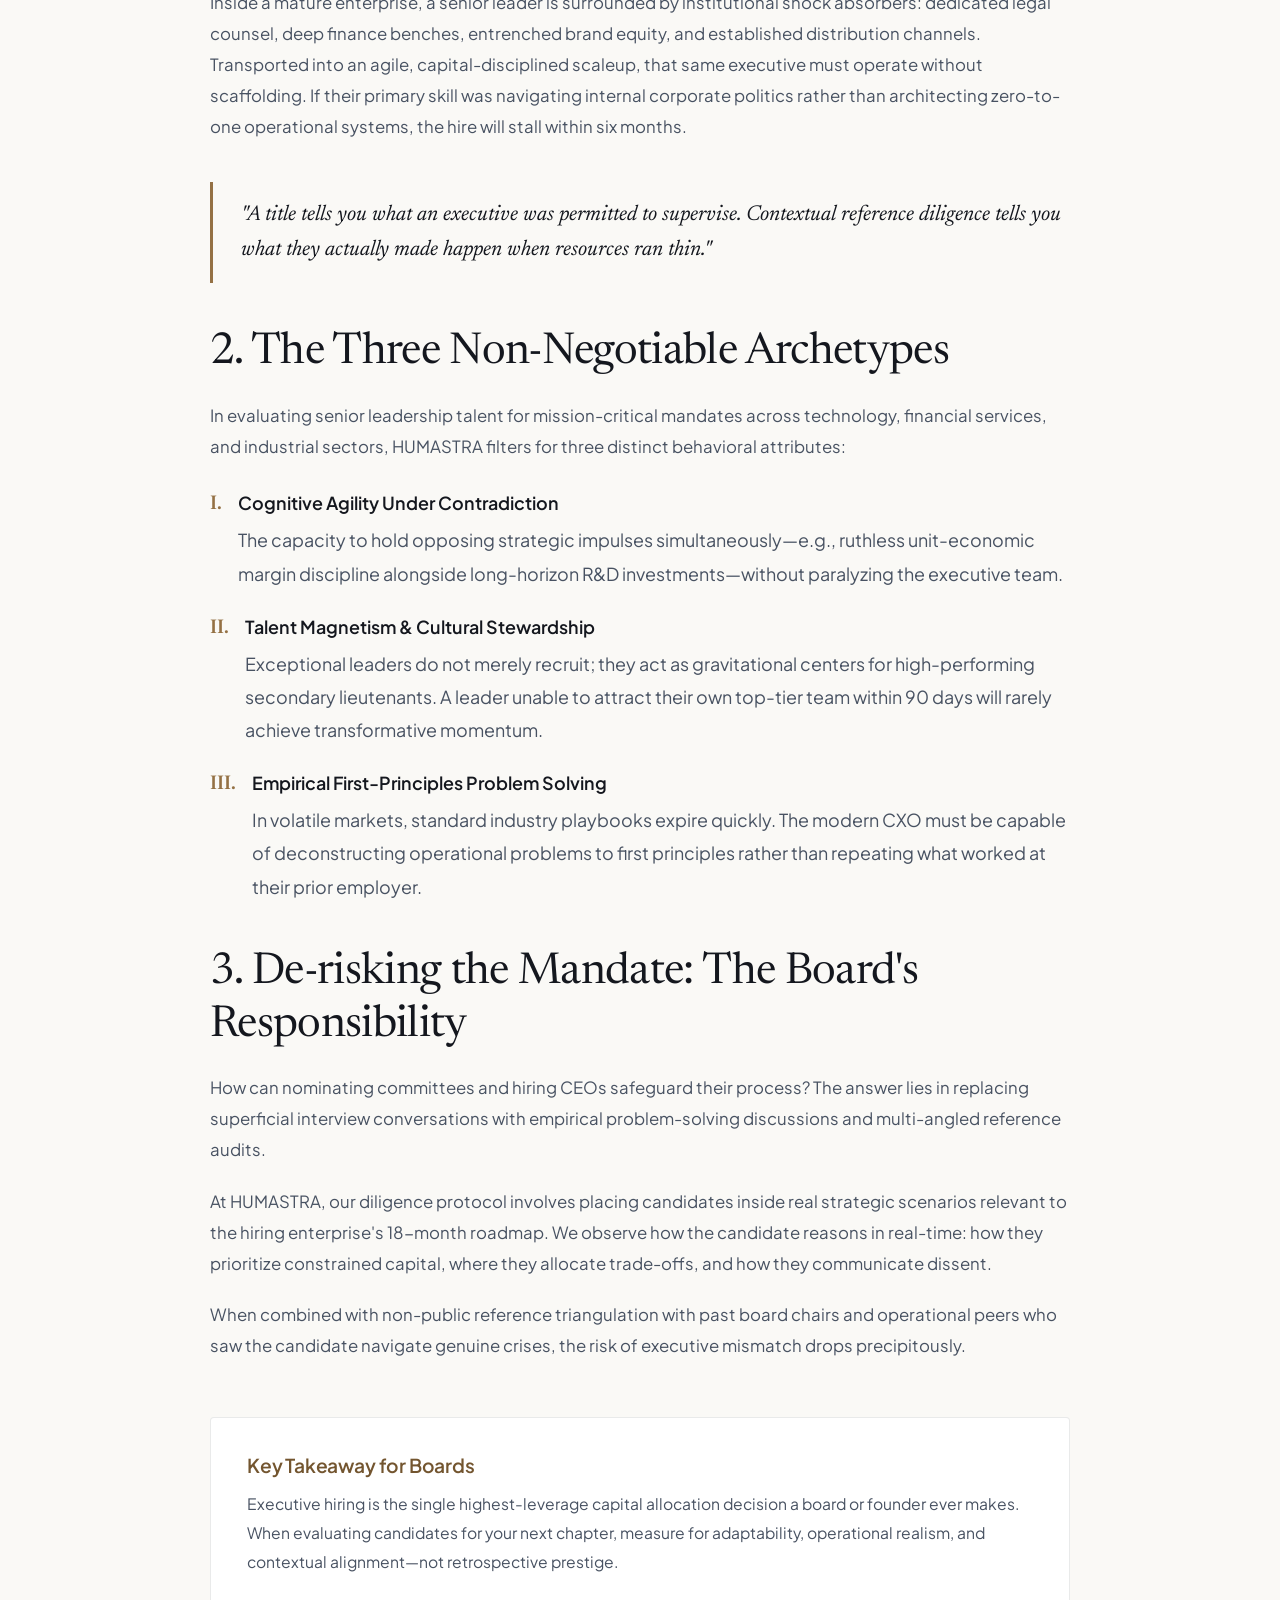
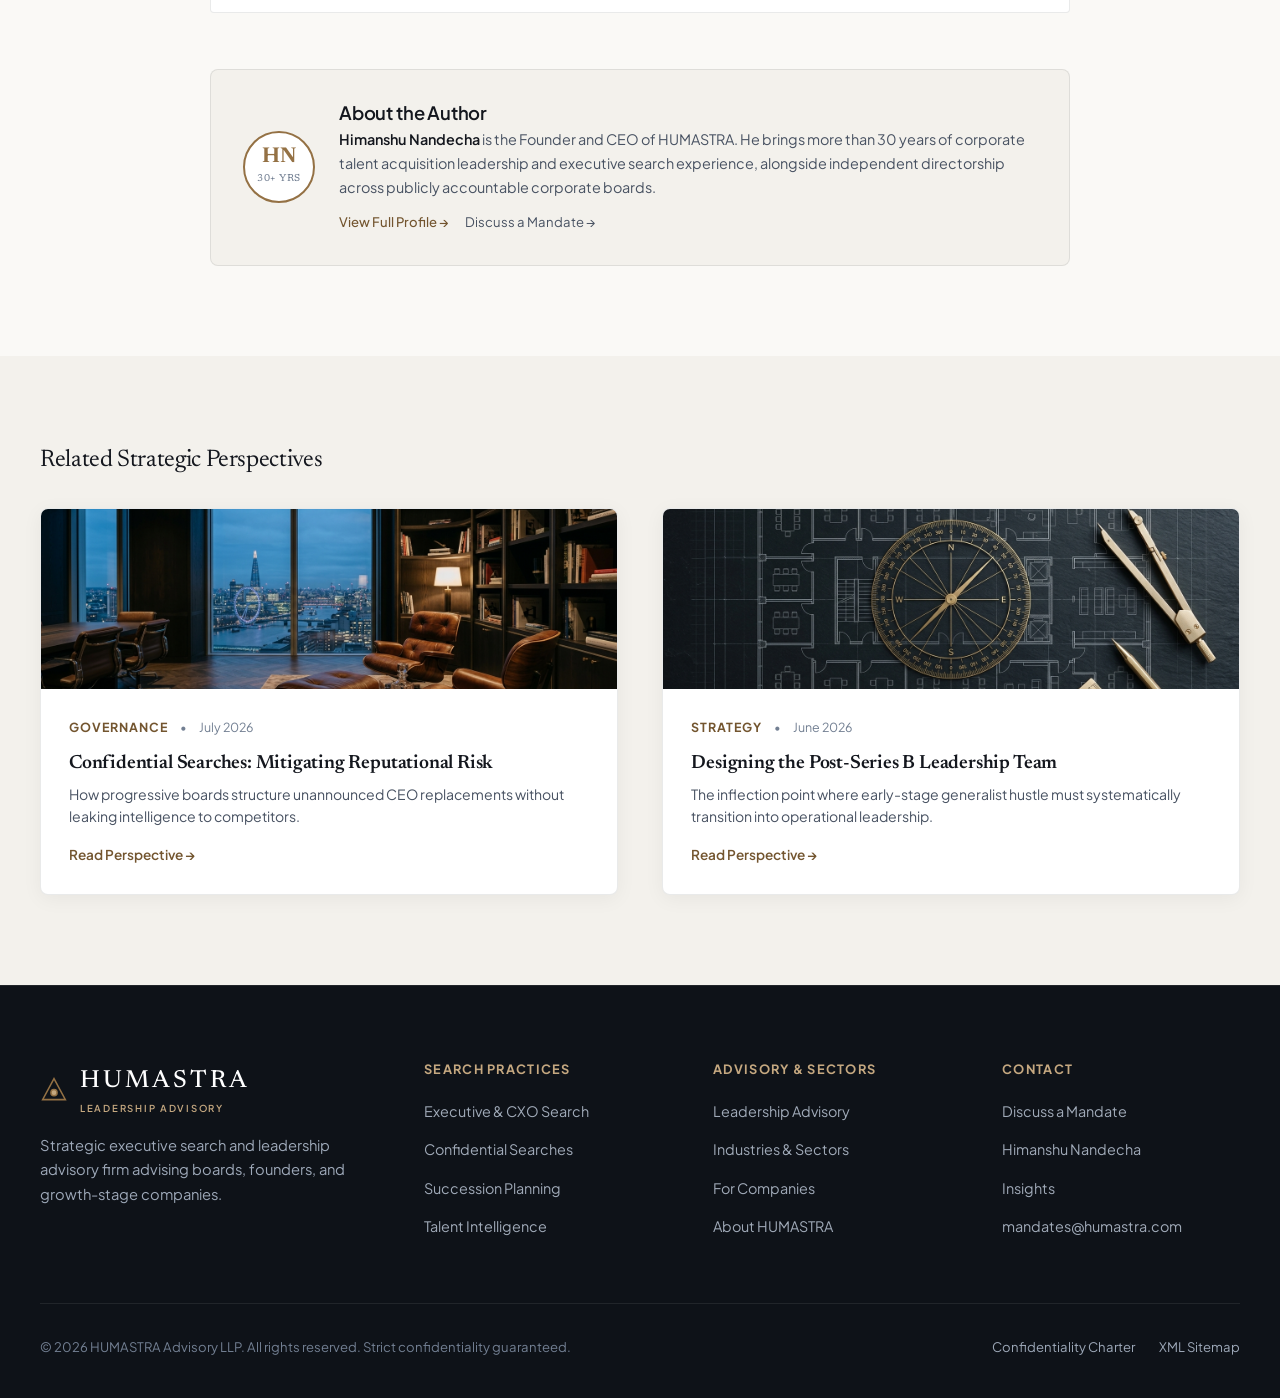
<file: insights/modern-cxo-leadership.html>
<!DOCTYPE html>
<html lang="en">
<head>
  <meta charset="UTF-8">
  <meta name="viewport" content="width=device-width, initial-scale=1.0">
  <title>The Anatomy of a Modern CXO | HUMASTRA Insights</title>
  <meta name="description" content="Why conventional tenure benchmarks fail when evaluating leaders destined for volatile macroeconomic cycles, and what predictive indicators actually matter.">
  <meta name="keywords" content="modern CXO leadership, executive hiring evaluation, C-suite ambiguity, talent diligence, Himanshu Nandecha insights">
  <meta name="robots" content="index, follow">
  <link rel="canonical" href="https://humastra.com/insights/modern-cxo-leadership.html">

  <meta property="og:type" content="article">
  <meta property="og:url" content="https://humastra.com/insights/modern-cxo-leadership.html">
  <meta property="og:title" content="The Anatomy of a Modern CXO | HUMASTRA Insights">
  <meta property="og:description" content="Why conventional tenure benchmarks fail when evaluating leaders destined for volatile macroeconomic cycles.">
  <meta property="og:image" content="https://humastra.com/assets/images/insights-briefing.jpg">

  <link rel="icon" type="image/svg+xml" href="data:image/svg+xml,%3Csvg xmlns='http://www.w3.org/2000/svg' viewBox='0 0 32 32'%3E%3Cpolygon points='16,2 30,26 2,26' fill='none' stroke='%23C5A880' stroke-width='2.5'/%3E%3Ccircle cx='16' cy='18' r='3.5' fill='%23C5A880'/%3E%3C/svg%3E">
  <link rel="stylesheet" href="../assets/css/main.css">

  <!-- Article Schema Markup -->
  <script type="application/ld+json">
  {
    "@context": "https://schema.org",
    "@type": "Article",
    "headline": "The Anatomy of a Modern CXO: Navigating Ambiguity in Growth Markets",
    "image": "https://humastra.com/assets/images/insights-briefing.jpg",
    "datePublished": "2026-08-15T09:00:00+05:30",
    "dateModified": "2026-08-15T09:00:00+05:30",
    "author": {
      "@type": "Person",
      "name": "Himanshu Nandecha",
      "jobTitle": "Founder & CEO, HUMASTRA",
      "url": "https://humastra.com/leadership.html"
    },
    "publisher": {
      "@type": "Organization",
      "name": "HUMASTRA",
      "logo": {
        "@type": "ImageObject",
        "url": "https://humastra.com/assets/images/logo.svg"
      }
    },
    "description": "An empirical analysis of executive leadership performance in volatile macroeconomic cycles and how boards can accurately benchmark executive adaptability."
  }
  </script>
</head>
<body>

  <a href="#main-content" class="skip-link">Skip to main content</a>

  <!-- Header -->
  <header class="site-header" role="banner">
    <div class="container header-inner">
      <a href="../index.html" class="brand-logo" aria-label="HUMASTRA Home">
        <span class="brand-symbol">
          <svg viewBox="0 0 32 32" aria-hidden="true">
            <polygon points="16,3 29,27 3,27" />
            <circle cx="16" cy="19" r="3.5" fill="#C5A880" />
          </svg>
        </span>
        <div>
          HUMASTRA
          <span class="brand-tagline">Leadership Advisory</span>
        </div>
      </a>

      <nav class="nav-container" aria-label="Main Navigation">
        <ul class="nav-menu">
          <li><a href="../strategic-search.html" class="nav-link">Strategic Search</a></li>
          <li><a href="../leadership-advisory.html" class="nav-link">Leadership Advisory</a></li>
          <li><a href="../sectors.html" class="nav-link">Sectors</a></li>
          <li><a href="../for-companies.html" class="nav-link">For Companies</a></li>
          <li><a href="../insights.html" class="nav-link active">Insights</a></li>
          <li><a href="../about.html" class="nav-link">About</a></li>
          <li><a href="../leadership.html" class="nav-link">Leadership</a></li>
        </ul>
      </nav>

      <div class="header-cta-group">
        <a href="../contact.html" class="btn btn-primary" id="headerCtaBtn">Discuss a Search</a>
        <button class="mobile-toggle" aria-label="Toggle navigation menu" aria-expanded="false">
          <svg viewBox="0 0 24 24" fill="none" stroke-width="2" stroke-linecap="round">
            <line x1="3" y1="12" x2="21" y2="12"></line>
            <line x1="3" y1="6" x2="21" y2="6"></line>
            <line x1="3" y1="18" x2="21" y2="18"></line>
          </svg>
        </button>
      </div>
    </div>
  </header>

  <main id="main-content">
    
    <!-- Article Header -->
    <article class="section" style="padding-top: calc(var(--header-height) + 3rem);">
      <div class="container container-narrow">
        
        <ul class="breadcrumb">
          <li><a href="../index.html">Home</a></li>
          <li class="breadcrumb-separator">/</li>
          <li><a href="../insights.html">Insights</a></li>
          <li class="breadcrumb-separator">/</li>
          <li aria-current="page">The Anatomy of a Modern CXO</li>
        </ul>

        <span class="eyebrow">Executive Perspectives &bull; Executive Hiring</span>
        <h1 style="margin-bottom: 1.5rem;">
          The Anatomy of a Modern CXO: Navigating Ambiguity in Growth Markets
        </h1>

        <div style="display: flex; align-items: center; gap: 1rem; margin-bottom: 2.5rem; padding-bottom: 1.5rem; border-bottom: 1px solid var(--border-subtle); flex-wrap: wrap;">
          <div style="display: flex; align-items: center; gap: 0.75rem;">
            <div style="width: 44px; height: 44px; border-radius: 50%; border: 1px solid var(--gold-primary); background: var(--bg-secondary); display: flex; align-items: center; justify-content: center; font-family: var(--font-serif); font-size: 1rem; font-weight: 700; color: var(--gold-primary); flex-shrink: 0;">
              HN
            </div>
            <div>
              <div style="font-size: 0.95rem; font-weight: 600; color: var(--text-primary);">Himanshu Nandecha</div>
              <div style="font-size: 0.78rem; color: var(--text-muted);">Founder &amp; CEO, HUMASTRA</div>
            </div>
          </div>
          <div style="margin-left: auto; font-size: 0.84rem; color: var(--text-muted); display: flex; gap: 1rem;">
            <time datetime="2026-08-15">August 15, 2026</time>
            <span>&bull;</span>
            <span>6 min read</span>
          </div>
        </div>

        <!-- Featured Visual -->
        <div style="border-radius: var(--radius-md); overflow: hidden; margin-bottom: 3rem; border: 1px solid var(--border-subtle); box-shadow: var(--shadow-deep);">
          <img src="../assets/images/insights-briefing.jpg" alt="Executive flat lay of strategy briefing documents and pen" width="1280" height="720" style="width: 100%; height: 420px; object-fit: cover; display: block;">
        </div>

        <!-- Article Body Content -->
        <div class="article-body" style="font-size: 1.12rem; line-height: 1.85; color: var(--text-secondary);">
          
          <p class="lead" style="color: var(--text-primary); font-size: 1.3rem; margin-bottom: 2rem;">
            For nearly a decade, executive recruitment operated under a predictable tailwind: abundant capital, aggressive growth targets, and forgiving margins. In that environment, an executive's track record was frequently conflated with the market tide that lifted their previous company.
          </p>

          <p>
            Today, the macroeconomic calculus has fundamentally inverted. Enterprise leaders face persistent capital cost scrutiny, geopolitical reconfiguration of supply chains, regulatory tightening, and technological disruption driven by generative automation. Under these conditions, conventional hiring criteria—such as time served in brand-name tech conglomerates or historical revenue scale achieved during easy-money regimes—offer shockingly low correlation with actual performance.
          </p>

          <h2 style="color: var(--text-primary); margin: 2.75rem 0 1.25rem;">1. Moving Beyond "Pedigree Bias"</h2>
          <p>
            One of the most pervasive failure modes we observe among nomination committees and founders is what we term <em>pedigree substitution</em>: presuming that an executive who managed a $500M business unit inside a multi-tier corporation will naturally succeed when recruited to scale a $40M growth-stage disruptor.
          </p>
          <p>
            Inside a mature enterprise, a senior leader is surrounded by institutional shock absorbers: dedicated legal counsel, deep finance benches, entrenched brand equity, and established distribution channels. Transported into an agile, capital-disciplined scaleup, that same executive must operate without scaffolding. If their primary skill was navigating internal corporate politics rather than architecting zero-to-one operational systems, the hire will stall within six months.
          </p>

          <blockquote style="border-left: 3px solid var(--gold-primary); padding: 1rem 0 1rem 1.75rem; margin: 2.5rem 0; font-family: var(--font-serif); font-size: 1.35rem; font-style: italic; color: var(--text-primary); line-height: 1.6;">
            "A title tells you what an executive was permitted to supervise. Contextual reference diligence tells you what they actually made happen when resources ran thin."
          </blockquote>

          <h2 style="color: var(--text-primary); margin: 2.75rem 0 1.25rem;">2. The Three Non-Negotiable Archetypes</h2>
          <p>
            In evaluating senior leadership talent for mission-critical mandates across technology, financial services, and industrial sectors, HUMASTRA filters for three distinct behavioral attributes:
          </p>

          <ul style="list-style: none; margin: 1.5rem 0 2rem; display: flex; flex-direction: column; gap: 1.25rem;">
            <li style="display: flex; gap: 1rem; align-items: flex-start;">
              <span style="font-family: var(--font-serif); color: var(--gold-primary); font-size: 1.25rem; font-weight: 600;">I.</span>
              <div>
                <strong style="color: var(--text-primary); display: block; margin-bottom: 0.25rem;">Cognitive Agility Under Contradiction</strong>
                <span>The capacity to hold opposing strategic impulses simultaneously—e.g., ruthless unit-economic margin discipline alongside long-horizon R&amp;D investments—without paralyzing the executive team.</span>
              </div>
            </li>
            <li style="display: flex; gap: 1rem; align-items: flex-start;">
              <span style="font-family: var(--font-serif); color: var(--gold-primary); font-size: 1.25rem; font-weight: 600;">II.</span>
              <div>
                <strong style="color: var(--text-primary); display: block; margin-bottom: 0.25rem;">Talent Magnetism &amp; Cultural Stewardship</strong>
                <span>Exceptional leaders do not merely recruit; they act as gravitational centers for high-performing secondary lieutenants. A leader unable to attract their own top-tier team within 90 days will rarely achieve transformative momentum.</span>
              </div>
            </li>
            <li style="display: flex; gap: 1rem; align-items: flex-start;">
              <span style="font-family: var(--font-serif); color: var(--gold-primary); font-size: 1.25rem; font-weight: 600;">III.</span>
              <div>
                <strong style="color: var(--text-primary); display: block; margin-bottom: 0.25rem;">Empirical First-Principles Problem Solving</strong>
                <span>In volatile markets, standard industry playbooks expire quickly. The modern CXO must be capable of deconstructing operational problems to first principles rather than repeating what worked at their prior employer.</span>
              </div>
            </li>
          </ul>

          <h2 style="color: var(--text-primary); margin: 2.75rem 0 1.25rem;">3. De-risking the Mandate: The Board's Responsibility</h2>
          <p>
            How can nominating committees and hiring CEOs safeguard their process? The answer lies in replacing superficial interview conversations with empirical problem-solving discussions and multi-angled reference audits.
          </p>
          <p>
            At HUMASTRA, our diligence protocol involves placing candidates inside real strategic scenarios relevant to the hiring enterprise's 18-month roadmap. We observe how the candidate reasons in real-time: how they prioritize constrained capital, where they allocate trade-offs, and how they communicate dissent.
          </p>
          <p>
            When combined with non-public reference triangulation with past board chairs and operational peers who saw the candidate navigate genuine crises, the risk of executive mismatch drops precipitously.
          </p>

          <div style="background: var(--bg-surface); padding: 2.25rem; border-radius: var(--radius-sm); border: 1px solid var(--border-subtle); margin: 3.5rem 0;">
            <h4 style="font-size: 1.2rem; color: var(--gold-light); margin-bottom: 0.75rem;">Key Takeaway for Boards</h4>
            <p style="margin-bottom: 0; font-size: 0.98rem; color: var(--text-secondary);">
              Executive hiring is the single highest-leverage capital allocation decision a board or founder ever makes. When evaluating candidates for your next chapter, measure for adaptability, operational realism, and contextual alignment—not retrospective prestige.
            </p>
          </div>

        </div>

        <!-- Author Bio Footer Box -->
        <div style="background: var(--bg-secondary); border: 1px solid var(--border-subtle); border-radius: var(--radius-md); padding: 2rem; margin-top: 3.5rem; display: flex; gap: 1.5rem; align-items: center; flex-wrap: wrap;">
          <div style="width: 72px; height: 72px; border-radius: 50%; border: 2px solid var(--gold-primary); background: var(--bg-surface); display: flex; flex-direction: column; align-items: center; justify-content: center; font-family: var(--font-serif); flex-shrink: 0;">
            <span style="font-size: 1.35rem; font-weight: 700; color: var(--gold-primary); line-height: 1;">HN</span>
            <span style="font-size: 0.62rem; text-transform: uppercase; letter-spacing: 0.08em; color: var(--text-muted); margin-top: 2px;">30+ Yrs</span>
          </div>
          <div style="flex: 1; min-width: 260px;">
            <h4 style="color: var(--text-primary); margin-bottom: 0.25rem;">About the Author</h4>
            <p style="font-size: 0.9rem; color: var(--text-secondary); margin-bottom: 0.75rem;">
              <strong>Himanshu Nandecha</strong> is the Founder and CEO of HUMASTRA. He brings more than 30 years of corporate talent acquisition leadership and executive search experience, alongside independent directorship across publicly accountable corporate boards.
            </p>
            <div style="display: flex; gap: 1rem;">
              <a href="../leadership.html" style="font-size: 0.82rem; color: var(--gold-light); font-weight: 500;">View Full Profile &rarr;</a>
              <a href="../contact.html" style="font-size: 0.82rem; color: var(--text-secondary);">Discuss a Mandate &rarr;</a>
            </div>
          </div>
        </div>

      </div>
    </article>

    <!-- Related Articles -->
    <section class="section section-secondary" aria-label="Related Perspectives">
      <div class="container">
        <h3 style="margin-bottom: 2rem; font-size: 1.5rem;">Related Strategic Perspectives</h3>
        <div class="grid-2">
          
          <article class="insight-card" data-category="governance">
            <div class="insight-cover" style="height: 180px;">
              <img src="../assets/images/advisory-room.jpg" alt="Discreet boardroom" width="600" height="340" loading="lazy">
            </div>
            <div class="insight-body">
              <div class="insight-meta">
                <span class="insight-category">Governance</span>
                <span>&bull;</span>
                <time datetime="2026-07-22">July 2026</time>
              </div>
              <h4 style="font-family: var(--font-serif); font-size: 1.2rem; color: var(--text-primary); margin-bottom: 0.5rem;">
                Confidential Searches: Mitigating Reputational Risk
              </h4>
              <p style="font-size: 0.88rem; color: var(--text-secondary); margin-bottom: 1rem;">
                How progressive boards structure unannounced CEO replacements without leaking intelligence to competitors.
              </p>
              <a href="../insights.html" class="insight-read-more">Read Perspective &rarr;</a>
            </div>
          </article>

          <article class="insight-card" data-category="founder">
            <div class="insight-cover" style="height: 180px;">
              <img src="../assets/images/talent-mapping.jpg" alt="Blueprint map" width="600" height="340" loading="lazy">
            </div>
            <div class="insight-body">
              <div class="insight-meta">
                <span class="insight-category">Strategy</span>
                <span>&bull;</span>
                <time datetime="2026-06-10">June 2026</time>
              </div>
              <h4 style="font-family: var(--font-serif); font-size: 1.2rem; color: var(--text-primary); margin-bottom: 0.5rem;">
                Designing the Post-Series B Leadership Team
              </h4>
              <p style="font-size: 0.88rem; color: var(--text-secondary); margin-bottom: 1rem;">
                The inflection point where early-stage generalist hustle must systematically transition into operational leadership.
              </p>
              <a href="../insights.html" class="insight-read-more">Read Perspective &rarr;</a>
            </div>
          </article>

        </div>
      </div>
    </section>

  </main>

  <!-- Footer -->
  <footer class="site-footer" role="contentinfo">
    <div class="container">
      <div class="footer-top">
        <div class="footer-brand">
          <a href="../index.html" class="brand-logo" aria-label="HUMASTRA Home">
            <span class="brand-symbol">
              <svg viewBox="0 0 32 32" aria-hidden="true">
                <polygon points="16,3 29,27 3,27" />
                <circle cx="16" cy="19" r="3.5" fill="#C5A880" />
              </svg>
            </span>
            <div>HUMASTRA<span class="brand-tagline">Leadership Advisory</span></div>
          </a>
          <p>Strategic executive search and leadership advisory firm advising boards, founders, and growth-stage companies.</p>
        </div>
        <div class="footer-col">
          <h4>Search Practices</h4>
          <ul class="footer-nav">
            <li><a href="../strategic-search.html">Executive &amp; CXO Search</a></li>
            <li><a href="../strategic-search.html#confidential">Confidential Searches</a></li>
            <li><a href="../strategic-search.html#succession">Succession Planning</a></li>
            <li><a href="../strategic-search.html#intelligence">Talent Intelligence</a></li>
          </ul>
        </div>
        <div class="footer-col">
          <h4>Advisory &amp; Sectors</h4>
          <ul class="footer-nav">
            <li><a href="../leadership-advisory.html">Leadership Advisory</a></li>
            <li><a href="../sectors.html">Industries &amp; Sectors</a></li>
            <li><a href="../for-companies.html">For Companies</a></li>
            <li><a href="../about.html">About HUMASTRA</a></li>
          </ul>
        </div>
        <div class="footer-col">
          <h4>Contact</h4>
          <ul class="footer-nav">
            <li><a href="../contact.html">Discuss a Mandate</a></li>
            <li><a href="../leadership.html">Himanshu Nandecha</a></li>
            <li><a href="../insights.html">Insights</a></li>
            <li><a href="../contact.html">mandates@humastra.com</a></li>
          </ul>
        </div>
      </div>
      <div class="footer-bottom">
        <div>&copy; 2026 HUMASTRA Advisory LLP. All rights reserved. Strict confidentiality guaranteed.</div>
        <div class="footer-legal-links">
          <a href="../about.html#confidentiality">Confidentiality Charter</a>
          <a href="../sitemap.xml">XML Sitemap</a>
        </div>
      </div>
    </div>
  </footer>

  <script src="../assets/js/main.js"></script>
</body>
</html>
</file>
<file: assets/css/main.css>
/* ==========================================================================
   HUMASTRA | Strategic Executive Search & Leadership Advisory
   Design System & Core Architecture (Light Editorial Theme)
   Aesthetics: Minimal, Sophisticated, Intelligent, Human, Premium, Trustworthy
   ========================================================================== */

@import url('https://fonts.googleapis.com/css2?family=Newsreader:ital,opsz,wght@0,6..72,300;0,6..72,400;0,6..72,500;0,6..72,600;1,6..72,300;1,6..72,400&family=Plus+Jakarta+Sans:wght@300;400;500;600;700&display=swap');

:root {
  /* Chromatic Hierarchy - Luminous Executive Light Palette */
  --bg-primary: #FAF9F6;          /* Pristine Alabaster Canvas */
  --bg-secondary: #F3F1EC;        /* Soft Archival Linen */
  --bg-surface: #FFFFFF;          /* Pure Crisp Card Surface */
  --bg-surface-elevated: #FFFFFF; /* Elevated White Card */
  --bg-subtle: #EBE8E1;          /* Neutral Warm Tint */

  /* Architectural Inverted Modules (Dark Contrast Anchors) */
  --dark-bg: #11151D;
  --dark-surface: #181E29;
  --dark-text: #F8F9FA;
  --dark-text-muted: #9DA8B8;
  --dark-border: rgba(255, 255, 255, 0.12);

  /* Cream Inversion Modules */
  --cream-bg: #F0EDE5;
  --cream-surface: #FFFFFF;
  --cream-text: #14171D;
  --cream-text-muted: #4D5664;
  --cream-border: #DCD8CD;
  --cream-subtle: #E6E2D8;

  /* Executive Warm Bronze & Cognac Accents */
  --gold-primary: #947144;        /* Deep Warm Bronze (High Contrast & Regal) */
  --gold-light: #73552F;          /* Umber Bronze for razor-sharp reading */
  --gold-dark: #573E1F;
  --gold-accent: #B28F61;
  --gold-glow: rgba(148, 113, 68, 0.12);
  --gold-glow-subtle: rgba(148, 113, 68, 0.05);

  /* Typography Colors */
  --text-primary: #14171E;        /* Deep Obsidian Charcoal */
  --text-secondary: #485262;      /* Refined Slate Graphite */
  --text-muted: #727F92;          /* Soft Editorial Slate */
  --text-inverse: #FFFFFF;        /* Contrast Light */

  /* Structural Lines & Delimiters */
  --border-subtle: rgba(20, 23, 30, 0.09);
  --border-medium: rgba(20, 23, 30, 0.16);
  --border-gold: rgba(148, 113, 68, 0.35);

  /* Typography Stack */
  --font-serif: "Newsreader", Georgia, Cambria, "Times New Roman", Times, serif;
  --font-sans: "Plus Jakarta Sans", -apple-system, BlinkMacSystemFont, "Segoe UI", Roboto, sans-serif;

  /* Spatial Scales */
  --container-max: 1280px;
  --container-narrow: 940px;
  --header-height: 82px;

  /* Elevation Shadows */
  --shadow-subtle: 0 4px 20px rgba(18, 22, 28, 0.05);
  --shadow-deep: 0 16px 40px rgba(18, 22, 28, 0.08);
  --shadow-gold: 0 8px 30px rgba(148, 113, 68, 0.15);

  /* Transitions */
  --transition-fast: 0.2s cubic-bezier(0.16, 1, 0.3, 1);
  --transition-smooth: 0.35s cubic-bezier(0.16, 1, 0.3, 1);
  --transition-slow: 0.6s cubic-bezier(0.16, 1, 0.3, 1);

  /* Border Radii */
  --radius-sm: 4px;
  --radius-md: 8px;
  --radius-lg: 14px;
  --radius-full: 9999px;
}

/* Base Reset & Box Sizing */
*, *::before, *::after {
  box-sizing: border-box;
  margin: 0;
  padding: 0;
}

html {
  font-size: 16px;
  scroll-behavior: smooth;
  -webkit-font-smoothing: antialiased;
  -moz-osx-font-smoothing: grayscale;
  -webkit-text-size-adjust: 100%;
}

body {
  font-family: var(--font-sans);
  background-color: var(--bg-primary);
  color: var(--text-primary);
  line-height: 1.65;
  overflow-x: hidden;
  width: 100%;
  max-width: 100vw;
  display: flex;
  flex-direction: column;
  min-height: 100vh;
  min-height: 100dvh;
}

img, picture, video, canvas {
  max-width: 100%;
  display: block;
}

input, button, textarea, select {
  font: inherit;
}

/* Accessibility Skip Link */
.skip-link {
  position: absolute;
  top: -100px;
  left: 20px;
  background: var(--gold-primary);
  color: #FFFFFF;
  padding: 10px 18px;
  font-weight: 600;
  font-size: 0.875rem;
  z-index: 9999;
  border-radius: var(--radius-sm);
  transition: top var(--transition-fast);
  text-decoration: none;
}
.skip-link:focus {
  top: 20px;
}

/* Typography Hierarchy */
h1, h2, h3, h4, h5, h6 {
  font-family: var(--font-serif);
  font-weight: 400;
  line-height: 1.2;
  color: var(--text-primary);
  letter-spacing: -0.015em;
  overflow-wrap: break-word;
  word-wrap: break-word;
}

h1 {
  font-size: clamp(2rem, 5vw, 3.8rem);
  font-weight: 400;
  line-height: 1.15;
}

h2 {
  font-size: clamp(1.6rem, 3.5vw, 2.75rem);
  line-height: 1.2;
}

h3 {
  font-size: clamp(1.3rem, 2.2vw, 1.75rem);
  line-height: 1.3;
}

h4 {
  font-size: 1.15rem;
  font-family: var(--font-sans);
  font-weight: 600;
  letter-spacing: -0.01em;
}

p {
  color: var(--text-secondary);
  font-size: 1.05rem;
  font-weight: 400;
  margin-bottom: 1.25rem;
}

p.lead {
  font-size: 1.22rem;
  line-height: 1.65;
  color: var(--text-primary);
  font-weight: 300;
}

strong, b {
  font-weight: 600;
  color: var(--text-primary);
}

a {
  color: inherit;
  text-decoration: none;
  transition: color var(--transition-fast);
}

/* Eyebrow Pill & Badges */
.eyebrow {
  display: inline-flex;
  align-items: center;
  gap: 0.5rem;
  font-family: var(--font-sans);
  font-size: 0.78rem;
  font-weight: 700;
  text-transform: uppercase;
  letter-spacing: 0.12em;
  color: var(--gold-light);
  margin-bottom: 1rem;
}

.eyebrow::before {
  content: "";
  display: inline-block;
  width: 6px;
  height: 6px;
  background-color: var(--gold-primary);
  border-radius: 50%;
}

.eyebrow-pill {
  display: inline-flex;
  align-items: center;
  gap: 0.6rem;
  padding: 0.4rem 1.1rem;
  background: rgba(148, 113, 68, 0.08);
  border: 1px solid rgba(148, 113, 68, 0.28);
  border-radius: var(--radius-full);
  font-family: var(--font-sans);
  font-size: 0.8rem;
  font-weight: 600;
  letter-spacing: 0.06em;
  color: var(--gold-light);
  margin-bottom: 1.25rem;
}

/* Layout Containers */
.container {
  width: 100%;
  max-width: var(--container-max);
  margin-left: auto;
  margin-right: auto;
  padding-left: clamp(1.25rem, 4vw, 2.5rem);
  padding-right: clamp(1.25rem, 4vw, 2.5rem);
}

.container-narrow {
  max-width: var(--container-narrow);
}

.section {
  padding-top: clamp(4.5rem, 7vw, 7.5rem);
  padding-bottom: clamp(4.5rem, 7vw, 7.5rem);
  position: relative;
}

.section-hero {
  padding-top: calc(var(--header-height) + 3.5rem);
  padding-bottom: clamp(4rem, 7vw, 7.5rem);
}

.section-secondary {
  background-color: var(--bg-secondary);
}

.section-surface {
  background-color: var(--bg-surface);
}

.section-cream {
  background-color: var(--cream-bg);
  color: var(--cream-text);
  border-top: 1px solid var(--border-subtle);
  border-bottom: 1px solid var(--border-subtle);
}

/* ==========================================================================
   Navigation & Header
   ========================================================================== */
.site-header {
  position: fixed;
  top: 0;
  left: 0;
  width: 100%;
  height: var(--header-height);
  z-index: 1000;
  background-color: rgba(250, 249, 246, 0.92);
  backdrop-filter: blur(14px);
  -webkit-backdrop-filter: blur(14px);
  border-bottom: 1px solid var(--border-subtle);
  transition: background-color var(--transition-smooth), border-color var(--transition-smooth), box-shadow var(--transition-smooth);
}

.site-header.scrolled {
  background-color: rgba(255, 255, 255, 0.98);
  border-bottom-color: var(--border-medium);
  box-shadow: 0 4px 20px rgba(0, 0, 0, 0.05);
}

.header-inner {
  display: flex;
  align-items: center;
  justify-content: space-between;
  height: 100%;
}

/* Brand Logo */
.brand-logo {
  display: flex;
  align-items: center;
  gap: 0.75rem;
  font-family: var(--font-serif);
  font-size: 1.55rem;
  font-weight: 500;
  letter-spacing: 0.12em;
  text-transform: uppercase;
  color: var(--text-primary);
}

.brand-symbol {
  width: 28px;
  height: 28px;
  position: relative;
  display: inline-block;
}

.brand-symbol svg {
  width: 100%;
  height: 100%;
  fill: none;
  stroke: var(--gold-primary);
  stroke-width: 1.75;
}

.brand-tagline {
  display: block;
  font-family: var(--font-sans);
  font-size: 0.6rem;
  font-weight: 600;
  letter-spacing: 0.18em;
  text-transform: uppercase;
  color: var(--gold-light);
  margin-top: -2px;
}

/* Nav Menu */
.nav-menu {
  display: flex;
  align-items: center;
  gap: 2rem;
  list-style: none;
}

.nav-link {
  font-size: 0.92rem;
  font-weight: 500;
  color: var(--text-secondary);
  letter-spacing: 0.01em;
  padding: 0.4rem 0;
  position: relative;
  transition: color var(--transition-fast);
}

.nav-link::after {
  content: "";
  position: absolute;
  bottom: 0;
  left: 0;
  width: 0%;
  height: 1.5px;
  background-color: var(--gold-primary);
  transition: width var(--transition-fast);
}

.nav-link:hover,
.nav-link.active {
  color: var(--text-primary);
}

.nav-link:hover::after,
.nav-link.active::after {
  width: 100%;
}

.header-cta-group {
  display: flex;
  align-items: center;
  gap: 1rem;
}

/* Mobile Toggle */
.mobile-toggle {
  display: none;
  background: var(--bg-surface);
  border: 1px solid var(--border-medium);
  border-radius: var(--radius-sm);
  color: var(--text-primary);
  cursor: pointer;
  padding: 0.5rem;
  width: 42px;
  height: 42px;
  align-items: center;
  justify-content: center;
  transition: all var(--transition-fast);
}

.mobile-toggle:hover {
  border-color: var(--gold-primary);
  background-color: var(--bg-secondary);
}

.mobile-toggle svg {
  width: 22px;
  height: 22px;
  stroke: currentColor;
}

/* ==========================================================================
   Buttons & Interactive Elements
   ========================================================================== */
.btn {
  display: inline-flex;
  align-items: center;
  justify-content: center;
  gap: 0.65rem;
  padding: 0.85rem 1.75rem;
  font-family: var(--font-sans);
  font-size: 0.9rem;
  font-weight: 600;
  letter-spacing: 0.02em;
  border-radius: var(--radius-sm);
  cursor: pointer;
  transition: all var(--transition-smooth);
  text-decoration: none;
  white-space: nowrap;
  border: 1px solid transparent;
}

.btn-primary {
  background-color: var(--gold-primary);
  color: #FFFFFF;
  border-color: var(--gold-primary);
}

.btn-primary:hover {
  background-color: var(--gold-light);
  border-color: var(--gold-light);
  box-shadow: 0 4px 18px rgba(148, 113, 68, 0.3);
  transform: translateY(-1px);
}

.btn-secondary {
  background-color: #FFFFFF;
  color: var(--text-primary);
  border-color: var(--border-medium);
  box-shadow: 0 2px 8px rgba(0, 0, 0, 0.03);
}

.btn-secondary:hover {
  background-color: var(--bg-secondary);
  border-color: var(--text-primary);
  transform: translateY(-1px);
}

.btn-gold-outline {
  background-color: transparent;
  color: var(--gold-light);
  border-color: var(--border-gold);
}

.btn-gold-outline:hover {
  background-color: rgba(148, 113, 68, 0.08);
  border-color: var(--gold-primary);
  transform: translateY(-1px);
}

.btn-cream {
  background-color: var(--text-primary);
  color: #FFFFFF;
  border-color: var(--text-primary);
}

.btn-cream:hover {
  background-color: #000000;
  border-color: #000000;
}

.btn-icon {
  width: 18px;
  height: 18px;
  transition: transform var(--transition-fast);
}

.btn:hover .btn-icon {
  transform: translateX(3px);
}

/* ==========================================================================
   Hero Layouts
   ========================================================================== */
.hero-wrapper {
  position: relative;
  overflow: hidden;
  padding-top: calc(var(--header-height) + 2rem);
  padding-bottom: 5rem;
}

.hero-editorial-grid {
  display: grid;
  grid-template-columns: 1.15fr 0.85fr;
  gap: clamp(2.5rem, 5vw, 5rem);
  align-items: center;
}

.hero-content {
  position: relative;
  z-index: 2;
}

.hero-headline {
  margin-bottom: 1.5rem;
  letter-spacing: -0.02em;
}

.hero-headline em {
  font-style: italic;
  color: var(--gold-light);
  font-family: var(--font-serif);
}

.hero-description {
  font-size: 1.15rem;
  line-height: 1.7;
  color: var(--text-secondary);
  max-width: 580px;
  margin-bottom: 2.25rem;
}

.hero-actions {
  display: flex;
  align-items: center;
  gap: 1.25rem;
  flex-wrap: wrap;
  margin-bottom: 3.5rem;
}

.hero-metrics-strip {
  display: grid;
  grid-template-columns: repeat(3, 1fr);
  gap: 1.5rem;
  padding-top: 2rem;
  border-top: 1px solid var(--border-subtle);
}

.metric-item {
  display: flex;
  flex-direction: column;
}

.metric-label {
  font-size: 0.78rem;
  font-weight: 600;
  text-transform: uppercase;
  letter-spacing: 0.08em;
  color: var(--text-muted);
  margin-bottom: 0.35rem;
}

.metric-value {
  font-family: var(--font-serif);
  font-size: 1.4rem;
  font-weight: 500;
  color: var(--text-primary);
}

.hero-visual {
  position: relative;
  z-index: 1;
}

.hero-image-frame {
  position: relative;
  border-radius: var(--radius-md);
  overflow: hidden;
  box-shadow: var(--shadow-deep);
  border: 1px solid var(--border-medium);
}

.hero-image-frame img {
  width: 100%;
  height: 520px;
  object-fit: cover;
  display: block;
  transition: transform var(--transition-slow);
}

.hero-image-frame:hover img {
  transform: scale(1.02);
}

.hero-image-caption {
  position: absolute;
  bottom: 0;
  left: 0;
  right: 0;
  padding: 1.5rem;
  background: linear-gradient(to top, rgba(17, 21, 29, 0.95), transparent);
  font-size: 0.85rem;
  color: #F8F9FA;
  display: flex;
  align-items: center;
  justify-content: space-between;
}

.hero-caption-tag {
  font-size: 0.72rem;
  font-weight: 700;
  letter-spacing: 0.1em;
  text-transform: uppercase;
  color: #E2CA9E;
}

/* Page Subpage Hero */
.page-hero {
  padding-top: calc(var(--header-height) + 3.5rem);
  padding-bottom: clamp(3rem, 5vw, 5.5rem);
  border-bottom: 1px solid var(--border-subtle);
  position: relative;
  background-color: var(--bg-primary);
}

.page-hero-inner {
  max-width: 860px;
}

.page-hero h1 {
  margin-bottom: 1.25rem;
}

.page-hero p.lead {
  margin-bottom: 0;
}

.breadcrumb {
  display: flex;
  align-items: center;
  gap: 0.6rem;
  font-size: 0.82rem;
  color: var(--text-muted);
  margin-bottom: 1.5rem;
  list-style: none;
}

.breadcrumb a {
  color: var(--text-secondary);
}

.breadcrumb a:hover {
  color: var(--gold-light);
}

.breadcrumb-separator {
  color: var(--border-medium);
}

/* ==========================================================================
   Editorial Cards & Grid Modules
   ========================================================================== */
.grid-2 {
  display: grid;
  grid-template-columns: repeat(2, 1fr);
  gap: clamp(1.75rem, 3.5vw, 3rem);
}

.grid-3 {
  display: grid;
  grid-template-columns: repeat(3, 1fr);
  gap: clamp(1.5rem, 3vw, 2.5rem);
}

.grid-4 {
  display: grid;
  grid-template-columns: repeat(4, 1fr);
  gap: 1.5rem;
}

/* Advisory Module Card */
.advisory-card {
  background-color: var(--bg-surface);
  border: 1px solid var(--border-subtle);
  border-radius: var(--radius-md);
  padding: clamp(1.75rem, 3vw, 2.75rem);
  transition: all var(--transition-smooth);
  display: flex;
  flex-direction: column;
  height: 100%;
  position: relative;
  box-shadow: var(--shadow-subtle);
}

.advisory-card:hover {
  border-color: var(--border-gold);
  transform: translateY(-4px);
  box-shadow: var(--shadow-deep);
}

.card-num {
  font-family: var(--font-serif);
  font-size: 1.25rem;
  font-style: italic;
  color: var(--gold-light);
  margin-bottom: 1.25rem;
  display: block;
}

.card-icon-wrapper {
  width: 48px;
  height: 48px;
  border-radius: var(--radius-sm);
  background: rgba(148, 113, 68, 0.08);
  border: 1px solid rgba(148, 113, 68, 0.25);
  display: flex;
  align-items: center;
  justify-content: center;
  color: var(--gold-light);
  margin-bottom: 1.5rem;
}

.card-icon-wrapper svg {
  width: 22px;
  height: 22px;
}

.advisory-card h3 {
  margin-bottom: 0.85rem;
  font-size: 1.45rem;
}

.advisory-card p {
  font-size: 0.98rem;
  line-height: 1.65;
  margin-bottom: 1.5rem;
  flex-grow: 1;
}

.card-link {
  display: inline-flex;
  align-items: center;
  gap: 0.5rem;
  font-size: 0.875rem;
  font-weight: 600;
  color: var(--gold-light);
  margin-top: auto;
}

.card-link svg {
  width: 14px;
  height: 14px;
  transition: transform var(--transition-fast);
}

.card-link:hover svg {
  transform: translateX(4px);
}

/* Feature Spotlight Layout */
.feature-spotlight {
  display: grid;
  grid-template-columns: 1fr 1fr;
  gap: clamp(2.5rem, 6vw, 5rem);
  align-items: center;
  margin-bottom: clamp(3.5rem, 6vw, 6rem);
}

.feature-spotlight.reverse {
  direction: rtl;
}

.feature-spotlight.reverse > * {
  direction: ltr;
}

.spotlight-visual {
  position: relative;
  border-radius: var(--radius-md);
  overflow: hidden;
  border: 1px solid var(--border-medium);
  box-shadow: var(--shadow-deep);
}

.spotlight-visual img {
  width: 100%;
  height: 440px;
  object-fit: cover;
  display: block;
}

.spotlight-content h2 {
  margin-bottom: 1.25rem;
}

.spotlight-content p {
  margin-bottom: 1.25rem;
}

.feature-list {
  list-style: none;
  margin: 1.75rem 0;
  display: flex;
  flex-direction: column;
  gap: 0.85rem;
}

.feature-list-item {
  display: flex;
  align-items: flex-start;
  gap: 0.85rem;
  font-size: 0.98rem;
  color: var(--text-secondary);
}

.feature-check {
  width: 18px;
  height: 18px;
  color: var(--gold-light);
  flex-shrink: 0;
  margin-top: 3px;
}

/* Process Stages / Framework */
.process-stepper {
  display: grid;
  grid-template-columns: repeat(5, 1fr);
  gap: 1.25rem;
  margin-top: 3rem;
  position: relative;
}

.process-step {
  background-color: var(--bg-surface);
  border: 1px solid var(--border-subtle);
  border-radius: var(--radius-md);
  padding: 1.75rem 1.5rem;
  position: relative;
  transition: all var(--transition-smooth);
  box-shadow: var(--shadow-subtle);
}

.process-step:hover {
  border-color: var(--border-gold);
  transform: translateY(-3px);
  box-shadow: var(--shadow-deep);
}

.step-phase {
  font-size: 0.72rem;
  font-weight: 700;
  letter-spacing: 0.12em;
  text-transform: uppercase;
  color: var(--gold-light);
  margin-bottom: 0.75rem;
}

.step-title {
  font-family: var(--font-serif);
  font-size: 1.25rem;
  margin-bottom: 0.75rem;
  color: var(--text-primary);
}

.step-desc {
  font-size: 0.88rem;
  line-height: 1.55;
  color: var(--text-secondary);
  margin-bottom: 0;
}

/* ==========================================================================
   Editorial Insights Section & Cards
   ========================================================================== */
.insight-card {
  background-color: var(--bg-surface);
  border: 1px solid var(--border-subtle);
  border-radius: var(--radius-md);
  overflow: hidden;
  display: flex;
  flex-direction: column;
  transition: all var(--transition-smooth);
  text-decoration: none;
  box-shadow: var(--shadow-subtle);
}

.insight-card:hover {
  border-color: var(--border-gold);
  transform: translateY(-4px);
  box-shadow: var(--shadow-deep);
}

.insight-cover {
  height: 220px;
  overflow: hidden;
  position: relative;
  background-color: var(--bg-subtle);
}

.insight-cover img {
  width: 100%;
  height: 100%;
  object-fit: cover;
  transition: transform var(--transition-slow);
}

.insight-card:hover .insight-cover img {
  transform: scale(1.04);
}

.insight-body {
  padding: 1.75rem;
  display: flex;
  flex-direction: column;
  flex-grow: 1;
}

.insight-meta {
  display: flex;
  align-items: center;
  gap: 0.75rem;
  font-size: 0.78rem;
  color: var(--text-muted);
  margin-bottom: 0.85rem;
}

.insight-category {
  color: var(--gold-light);
  font-weight: 700;
  text-transform: uppercase;
  letter-spacing: 0.08em;
}

.insight-card h3 {
  font-size: 1.3rem;
  margin-bottom: 0.75rem;
  line-height: 1.3;
}

.insight-card p {
  font-size: 0.92rem;
  line-height: 1.6;
  color: var(--text-secondary);
  margin-bottom: 1.25rem;
  flex-grow: 1;
}

.insight-read-more {
  display: inline-flex;
  align-items: center;
  gap: 0.5rem;
  font-size: 0.85rem;
  font-weight: 600;
  color: var(--gold-light);
  margin-top: auto;
}

.insight-read-more svg {
  width: 14px;
  height: 14px;
  transition: transform var(--transition-fast);
}

.insight-card:hover .insight-read-more svg {
  transform: translateX(4px);
}

/* ==========================================================================
   Founder Profile Section (Himanshu Nandecha - 30+ Years Experience)
   ========================================================================== */
.founder-profile-grid {
  display: grid;
  grid-template-columns: 0.85fr 1.15fr;
  gap: clamp(2rem, 5vw, 4.5rem);
  align-items: flex-start;
}

.founder-visual-card {
  background-color: var(--bg-surface);
  border: 1px solid var(--border-medium);
  border-radius: var(--radius-md);
  padding: 2.25rem;
  text-align: center;
  box-shadow: var(--shadow-deep);
  position: sticky;
  top: calc(var(--header-height) + 2rem);
}

/* Typographic Seal replacing photo */
.founder-monogram-seal {
  width: 150px;
  height: 150px;
  margin: 0 auto 1.5rem;
  border-radius: 50%;
  display: flex;
  flex-direction: column;
  align-items: center;
  justify-content: center;
  background: linear-gradient(135deg, #FBF9F5 0%, #F1EDE5 100%);
  border: 2px solid var(--gold-primary);
  box-shadow: 0 0 0 6px rgba(148, 113, 68, 0.12);
  position: relative;
}

.founder-seal-text {
  font-family: var(--font-serif);
  font-size: 2.4rem;
  font-weight: 500;
  color: var(--gold-light);
  line-height: 1;
  letter-spacing: 0.05em;
}

.founder-seal-sub {
  font-family: var(--font-sans);
  font-size: 0.65rem;
  font-weight: 700;
  text-transform: uppercase;
  letter-spacing: 0.14em;
  color: var(--text-primary);
  margin-top: 4px;
}

.founder-name {
  font-size: 1.75rem;
  margin-bottom: 0.35rem;
}

.founder-title {
  font-size: 0.95rem;
  color: var(--gold-light);
  font-weight: 600;
  margin-bottom: 1.25rem;
}

.founder-badges {
  display: flex;
  flex-direction: column;
  gap: 0.6rem;
  margin: 1.5rem 0;
  text-align: left;
  border-top: 1px solid var(--border-subtle);
  border-bottom: 1px solid var(--border-subtle);
  padding: 1.25rem 0;
}

.founder-badge-item {
  display: flex;
  align-items: center;
  gap: 0.75rem;
  font-size: 0.88rem;
  color: var(--text-secondary);
}

.founder-badge-item svg {
  width: 18px;
  height: 18px;
  color: var(--gold-light);
  flex-shrink: 0;
}

.experience-callout-pill {
  display: inline-flex;
  align-items: center;
  gap: 0.5rem;
  background: rgba(148, 113, 68, 0.08);
  border: 1px solid var(--border-gold);
  padding: 0.5rem 1rem;
  border-radius: var(--radius-full);
  font-size: 0.85rem;
  font-weight: 600;
  color: var(--gold-light);
  margin-bottom: 1rem;
}

.founder-social-links {
  display: flex;
  justify-content: center;
  gap: 1rem;
  margin-top: 1.5rem;
}

.founder-social-btn {
  display: inline-flex;
  align-items: center;
  gap: 0.5rem;
  padding: 0.5rem 1.1rem;
  background: var(--bg-secondary);
  border: 1px solid var(--border-medium);
  border-radius: var(--radius-sm);
  font-size: 0.82rem;
  font-weight: 500;
  color: var(--text-primary);
  transition: all var(--transition-fast);
}

.founder-social-btn:hover {
  border-color: var(--gold-primary);
  color: var(--gold-light);
  background: #FFFFFF;
}

.verification-notice {
  background: #FFFFFF;
  border: 1px solid rgba(148, 113, 68, 0.28);
  border-radius: var(--radius-md);
  padding: 1.25rem 1.5rem;
  margin-bottom: 2rem;
  display: flex;
  gap: 1rem;
  align-items: flex-start;
  box-shadow: var(--shadow-subtle);
}

.verification-notice svg {
  width: 22px;
  height: 22px;
  color: var(--gold-light);
  flex-shrink: 0;
  margin-top: 2px;
}

.verification-notice p {
  font-size: 0.9rem;
  color: var(--text-secondary);
  margin-bottom: 0;
  line-height: 1.55;
}

.verification-notice strong {
  color: var(--text-primary);
}

/* Timeline / Milestones */
.career-timeline {
  position: relative;
  padding-left: 2rem;
  margin: 2.5rem 0;
}

.career-timeline::before {
  content: "";
  position: absolute;
  top: 0;
  bottom: 0;
  left: 6px;
  width: 2px;
  background: var(--border-medium);
}

.timeline-item {
  position: relative;
  margin-bottom: 2.25rem;
}

.timeline-dot {
  position: absolute;
  top: 6px;
  left: -2rem;
  width: 14px;
  height: 14px;
  border-radius: 50%;
  background: var(--bg-surface);
  border: 2px solid var(--gold-primary);
}

.timeline-role {
  font-family: var(--font-serif);
  font-size: 1.3rem;
  margin-bottom: 0.25rem;
  color: var(--text-primary);
}

.timeline-org {
  font-size: 0.95rem;
  color: var(--gold-light);
  font-weight: 600;
  margin-bottom: 0.5rem;
}

.timeline-desc {
  font-size: 0.94rem;
  line-height: 1.6;
  color: var(--text-secondary);
  margin-bottom: 0;
}

/* ==========================================================================
   Interactive Forms & Contact Experience
   ========================================================================== */
.contact-layout {
  display: grid;
  grid-template-columns: 1.15fr 0.85fr;
  gap: clamp(2rem, 5vw, 4.5rem);
}

.form-card {
  background-color: var(--bg-surface);
  border: 1px solid var(--border-medium);
  border-radius: var(--radius-md);
  padding: clamp(2rem, 4vw, 3.25rem);
  box-shadow: var(--shadow-deep);
}

.form-group {
  margin-bottom: 1.5rem;
}

.form-row {
  display: grid;
  grid-template-columns: 1fr 1fr;
  gap: 1.25rem;
}

.form-label {
  display: block;
  font-size: 0.88rem;
  font-weight: 600;
  color: var(--text-primary);
  margin-bottom: 0.5rem;
}

.form-label span.required {
  color: var(--gold-light);
}

.form-control {
  width: 100%;
  padding: 0.85rem 1.15rem;
  background-color: #FFFFFF;
  border: 1px solid var(--border-medium);
  border-radius: var(--radius-sm);
  color: var(--text-primary);
  font-family: var(--font-sans);
  font-size: 0.95rem;
  transition: all var(--transition-fast);
}

.form-control:focus {
  outline: none;
  border-color: var(--gold-primary);
  box-shadow: 0 0 0 3px rgba(148, 113, 68, 0.15);
}

textarea.form-control {
  min-height: 130px;
  resize: vertical;
}

select.form-control {
  appearance: none;
  background-image: url("data:image/svg+xml,%3Csvg xmlns='http://www.w3.org/2000/svg' width='12' height='8' viewBox='0 0 12 8'%3E%3Cpath fill='%23947144' d='M1.41 0L6 4.58 10.59 0 12 1.41l-6 6-6-6z'/%3E%3C/svg%3E");
  background-repeat: no-repeat;
  background-position: right 1.25rem center;
  padding-right: 2.75rem;
}

.form-hint {
  font-size: 0.78rem;
  color: var(--text-muted);
  margin-top: 0.35rem;
}

.confidentiality-shield {
  display: flex;
  align-items: center;
  gap: 0.75rem;
  padding: 0.85rem 1rem;
  background: rgba(148, 113, 68, 0.06);
  border: 1px solid rgba(148, 113, 68, 0.25);
  border-radius: var(--radius-sm);
  margin-bottom: 1.5rem;
}

.confidentiality-shield svg {
  width: 20px;
  height: 20px;
  color: var(--gold-light);
  flex-shrink: 0;
}

.confidentiality-shield p {
  font-size: 0.84rem;
  color: var(--text-secondary);
  margin-bottom: 0;
}

/* Contact Details Sidebar */
.contact-sidebar {
  display: flex;
  flex-direction: column;
  gap: 2rem;
}

.contact-info-block {
  background-color: var(--bg-surface);
  border: 1px solid var(--border-medium);
  border-radius: var(--radius-md);
  padding: 2rem;
  box-shadow: var(--shadow-subtle);
}

.contact-info-block h3 {
  font-size: 1.35rem;
  margin-bottom: 1rem;
}

.contact-list {
  list-style: none;
  display: flex;
  flex-direction: column;
  gap: 1.25rem;
}

.contact-list-item {
  display: flex;
  gap: 1rem;
  align-items: flex-start;
}

.contact-list-item svg {
  width: 20px;
  height: 20px;
  color: var(--gold-light);
  flex-shrink: 0;
  margin-top: 3px;
}

.contact-list-item strong {
  display: block;
  font-size: 0.88rem;
  color: var(--text-primary);
  margin-bottom: 0.2rem;
}

.contact-list-item span,
.contact-list-item a {
  font-size: 0.92rem;
  color: var(--text-secondary);
}

.contact-list-item a:hover {
  color: var(--gold-light);
}

/* Form Submit Success Alert */
.form-alert {
  display: none;
  padding: 1.25rem;
  border-radius: var(--radius-sm);
  margin-bottom: 1.5rem;
  font-size: 0.95rem;
}

.form-alert.success {
  background: rgba(46, 125, 50, 0.1);
  border: 1px solid rgba(76, 175, 80, 0.4);
  color: #1B5E20;
}

/* ==========================================================================
   Accordion / FAQs
   ========================================================================== */
.accordion-wrapper {
  margin-top: 2rem;
  display: flex;
  flex-direction: column;
  gap: 1rem;
}

.accordion-item {
  background-color: var(--bg-surface);
  border: 1px solid var(--border-medium);
  border-radius: var(--radius-sm);
  overflow: hidden;
  transition: border-color var(--transition-fast), box-shadow var(--transition-fast);
  box-shadow: var(--shadow-subtle);
}

.accordion-item.active {
  border-color: var(--gold-primary);
  box-shadow: 0 4px 18px rgba(148, 113, 68, 0.1);
}

.accordion-header {
  width: 100%;
  padding: 1.25rem 1.75rem;
  background: none;
  border: none;
  display: flex;
  align-items: center;
  justify-content: space-between;
  cursor: pointer;
  text-align: left;
  color: var(--text-primary);
  font-family: var(--font-sans);
  font-size: 1.05rem;
  font-weight: 600;
}

.accordion-icon {
  width: 18px;
  height: 18px;
  color: var(--gold-light);
  transition: transform var(--transition-smooth);
}

.accordion-item.active .accordion-icon {
  transform: rotate(180deg);
}

.accordion-body {
  max-height: 0;
  overflow: hidden;
  transition: max-height var(--transition-smooth);
  padding: 0 1.75rem;
}

.accordion-item.active .accordion-body {
  max-height: 400px;
  padding-bottom: 1.5rem;
}

.accordion-body p {
  margin-bottom: 0;
  font-size: 0.95rem;
  line-height: 1.65;
}

/* Client Segments Grid Modules */
.client-segments-grid {
  display: grid;
  grid-template-columns: 1fr 1.25fr;
  gap: clamp(2rem, 5vw, 4rem);
  align-items: flex-start;
}

.client-segments-cards {
  display: grid;
  grid-template-columns: 1fr 1fr;
  gap: 1.5rem;
}

@media (max-width: 900px) {
  .client-segments-grid {
    grid-template-columns: 1fr;
  }
}

@media (max-width: 640px) {
  .client-segments-cards {
    grid-template-columns: 1fr;
  }
}

/* ==========================================================================
   Footer (Rich Dark Architectural Anchor)
   ========================================================================== */
.site-footer {
  background-color: #0E1218;
  border-top: 1px solid rgba(255, 255, 255, 0.08);
  padding-top: clamp(4rem, 6vw, 6rem);
  padding-bottom: 2.5rem;
  margin-top: auto;
  color: #F8F9FA;
}

.footer-top {
  display: grid;
  grid-template-columns: 1.4fr 1fr 1fr 1fr;
  gap: clamp(2rem, 4vw, 4rem);
  margin-bottom: clamp(3rem, 5vw, 4.5rem);
}

.footer-brand p {
  font-size: 0.92rem;
  color: #9DA8B8;
  max-width: 340px;
  margin-top: 1rem;
}

.footer-brand .brand-logo {
  color: #FFFFFF;
}

.footer-brand .brand-tagline {
  color: #C5A880;
}

.footer-col h4 {
  font-family: var(--font-sans);
  font-size: 0.8rem;
  font-weight: 700;
  letter-spacing: 0.1em;
  text-transform: uppercase;
  color: #C5A880;
  margin-bottom: 1.25rem;
}

.footer-nav {
  list-style: none;
  display: flex;
  flex-direction: column;
  gap: 0.75rem;
}

.footer-nav a {
  font-size: 0.9rem;
  color: #A0AAB8;
  transition: color var(--transition-fast);
}

.footer-nav a:hover {
  color: #FFFFFF;
}

.footer-bottom {
  padding-top: 2rem;
  border-top: 1px solid rgba(255, 255, 255, 0.08);
  display: flex;
  align-items: center;
  justify-content: space-between;
  flex-wrap: wrap;
  gap: 1rem;
  font-size: 0.82rem;
  color: #727F92;
}

.footer-legal-links {
  display: flex;
  gap: 1.5rem;
}

.footer-legal-links a {
  color: #9DA8B8;
}

.footer-legal-links a:hover {
  color: #FFFFFF;
}

/* ==========================================================================
   Responsive Architecture & Mobile-First Optimization
   ========================================================================== */

/* Tablet & Smaller Desktops */
@media (max-width: 1080px) {
  :root {
    --header-height: 76px;
  }
  .hero-editorial-grid {
    grid-template-columns: 1fr;
    gap: 3rem;
  }
  .hero-image-frame img {
    height: 380px;
  }
  .process-stepper {
    grid-template-columns: repeat(2, 1fr);
  }
  .footer-top {
    grid-template-columns: repeat(2, 1fr);
  }
  .feature-spotlight {
    grid-template-columns: 1fr;
    gap: 2.5rem;
  }
  .feature-spotlight.reverse {
    direction: ltr;
  }
  .founder-profile-grid {
    grid-template-columns: 1fr;
    gap: 2.5rem;
  }
  .founder-visual-card {
    position: static;
    max-width: 100%;
  }
  .contact-layout {
    grid-template-columns: 1fr;
    gap: 3rem;
  }
}

/* Tablets (Portrait) & Mobile Devices */
@media (max-width: 820px) {
  :root {
    --header-height: 72px;
  }

  /* Header & Navigation Drawer */
  .nav-container {
    position: static;
    width: 0;
    height: 0;
  }
  .brand-logo {
    font-size: 1.25rem;
    gap: 0.6rem;
  }
  .brand-symbol {
    width: 26px;
    height: 26px;
  }
  .brand-tagline {
    font-size: 0.58rem;
    letter-spacing: 0.12em;
  }
  .header-cta-group {
    margin-left: auto;
  }
  .header-cta-group #headerCtaBtn {
    display: none;
  }

  /* Mobile Toggle with Morphing Hamburger-to-Close Animation */
  .mobile-toggle {
    display: flex;
    align-items: center;
    justify-content: center;
    width: 44px;
    height: 44px;
    border-radius: var(--radius-sm);
    z-index: 1001;
    cursor: pointer;
  }
  .mobile-toggle line {
    transition: transform 0.25s ease, opacity 0.2s ease;
    transform-origin: 12px 12px;
  }
  .mobile-toggle[aria-expanded="true"] line:nth-child(1) {
    transform: translateY(6px) rotate(45deg);
  }
  .mobile-toggle[aria-expanded="true"] line:nth-child(2) {
    opacity: 0;
  }
  .mobile-toggle[aria-expanded="true"] line:nth-child(3) {
    transform: translateY(-6px) rotate(-45deg);
  }

  /* Full-bleed Drawer Navigation */
  .nav-menu {
    position: fixed;
    top: var(--header-height);
    left: 0;
    width: 100%;
    height: calc(100vh - var(--header-height));
    height: calc(100dvh - var(--header-height));
    background-color: #FFFFFF;
    flex-direction: column;
    align-items: stretch;
    padding: 1.25rem 1.5rem 3.5rem;
    gap: 0;
    border-top: 1px solid var(--border-medium);
    transform: translateY(-100%);
    opacity: 0;
    pointer-events: none;
    transition: transform 0.35s cubic-bezier(0.16, 1, 0.3, 1), opacity 0.25s ease;
    z-index: 999;
    overflow-y: auto;
    -webkit-overflow-scrolling: touch;
    box-shadow: 0 24px 48px rgba(18, 22, 28, 0.15);
  }
  .nav-menu.open {
    transform: translateY(0);
    opacity: 1;
    pointer-events: auto;
  }
  .nav-menu li {
    width: 100%;
    list-style: none;
  }
  .nav-link {
    display: flex;
    align-items: center;
    justify-content: space-between;
    width: 100%;
    padding: 0.95rem 0.5rem;
    font-size: 1.1rem;
    font-weight: 500;
    color: var(--text-primary);
    border-bottom: 1px solid var(--border-subtle);
    border-radius: var(--radius-sm);
    min-height: 48px;
    transition: background-color var(--transition-fast), color var(--transition-fast), padding-left var(--transition-fast);
  }
  .nav-link::after {
    display: none;
  }
  .nav-link:hover, .nav-link:focus {
    background-color: var(--bg-secondary);
    color: var(--gold-light);
    padding-left: 0.85rem;
  }
  .nav-link.active {
    color: var(--gold-primary);
    font-weight: 600;
    background-color: rgba(148, 113, 68, 0.06);
    padding-left: 0.85rem;
  }
  .mobile-drawer-cta-wrapper {
    margin-top: 1.75rem;
    padding-top: 0.5rem;
    list-style: none;
    width: 100%;
  }
  .mobile-drawer-cta {
    width: 100%;
    justify-content: center;
    min-height: 50px;
    font-size: 1rem;
    font-weight: 600;
  }

  /* Hero Section */
  .hero-wrapper {
    padding-top: calc(var(--header-height) + 2rem);
    padding-bottom: 3.5rem;
  }
  .hero-headline {
    font-size: clamp(2.1rem, 6.5vw, 3rem);
    margin-bottom: 1.25rem;
  }
  .hero-description {
    font-size: 1.05rem;
    line-height: 1.65;
    margin-bottom: 2rem;
  }
  .hero-actions {
    gap: 1rem;
    margin-bottom: 2.5rem;
  }
  .hero-metrics-strip {
    grid-template-columns: repeat(3, 1fr);
    gap: 1rem;
    padding-top: 1.75rem;
  }
  .metric-label {
    font-size: 0.72rem;
  }
  .metric-value {
    font-size: 1.2rem;
  }

  /* Grids Collapse */
  .grid-2, .grid-3, .grid-4 {
    grid-template-columns: 1fr;
    gap: 1.5rem;
  }
  .form-row {
    grid-template-columns: 1fr;
    gap: 1.25rem;
  }
}

/* Phablets & Mid-Size Mobile Devices */
@media (max-width: 640px) {
  :root {
    --header-height: 68px;
  }
  .section {
    padding: clamp(2.5rem, 5vw, 3.75rem) 0;
  }
  .hero-wrapper {
    padding-top: calc(var(--header-height) + 1.25rem);
    padding-bottom: 2.75rem;
  }
  .hero-actions {
    flex-direction: column;
    width: 100%;
  }
  .hero-actions .btn {
    width: 100%;
    justify-content: center;
    min-height: 48px;
  }
  .hero-image-frame img {
    height: 280px;
  }
  .hero-image-caption {
    padding: 1rem 1.25rem;
    font-size: 0.8rem;
  }

  /* Process Steps */
  .process-stepper {
    grid-template-columns: 1fr;
    gap: 1.25rem;
  }
  .process-step {
    padding: 1.5rem 1.25rem;
  }

  /* Client Segments */
  .client-segments-grid {
    grid-template-columns: 1fr;
    gap: 2rem;
  }
  .client-segments-cards {
    grid-template-columns: 1fr;
    gap: 1.25rem;
  }

  /* Filter Bar Scrollable on Mobile */
  .filter-bar-container {
    overflow-x: auto;
    -webkit-overflow-scrolling: touch;
    padding-bottom: 0.5rem;
    scrollbar-width: none;
  }
  .filter-bar-container::-webkit-scrollbar {
    display: none;
  }
  .filter-bar-inner {
    display: flex;
    flex-wrap: nowrap;
    gap: 0.5rem;
    min-width: max-content;
  }
  .filter-btn {
    white-space: nowrap;
    padding: 0.45rem 1rem;
    font-size: 0.82rem;
  }

  /* Form Elements - Ensure no iOS Auto-Zoom */
  .form-control {
    font-size: 16px !important;
    min-height: 48px;
    padding: 0.85rem 1rem;
  }
  .form-card {
    padding: 1.75rem 1.25rem;
  }
  .contact-info-block {
    padding: 1.5rem 1.25rem;
  }

  /* Footer Mobile */
  .site-footer {
    padding-top: 3.5rem;
    padding-bottom: 2rem;
  }
  .footer-top {
    grid-template-columns: 1fr;
    gap: 2.25rem;
  }
  .footer-col h4 {
    margin-bottom: 0.75rem;
  }
  .footer-nav {
    gap: 0.65rem;
  }
  .footer-nav a {
    display: inline-block;
    padding: 0.25rem 0;
    font-size: 0.95rem;
  }
  .footer-bottom {
    flex-direction: column;
    align-items: flex-start;
    gap: 1rem;
    padding-top: 1.5rem;
  }
  .footer-legal-links {
    flex-wrap: wrap;
    gap: 1rem;
  }
}

/* Compact Mobile Screens (<= 480px) */
@media (max-width: 480px) {
  .brand-logo {
    font-size: 1.12rem;
    gap: 0.5rem;
  }
  .brand-symbol {
    width: 22px;
    height: 22px;
  }
  .brand-tagline {
    font-size: 0.52rem;
    letter-spacing: 0.1em;
  }
  .hero-headline {
    font-size: 1.85rem;
    line-height: 1.18;
  }
  .hero-description {
    font-size: 0.98rem;
    line-height: 1.6;
  }

  /* Metrics Strip Mobile Card Group */
  .hero-metrics-strip {
    grid-template-columns: 1fr;
    gap: 0.75rem;
    background: var(--bg-surface);
    padding: 1.25rem;
    border-radius: var(--radius-sm);
    border: 1px solid var(--border-medium);
  }
  .metric-item {
    padding-bottom: 0.75rem;
    border-bottom: 1px solid var(--border-subtle);
  }
  .metric-item:last-child {
    padding-bottom: 0;
    border-bottom: none;
  }

  .hero-image-frame img {
    height: 230px;
  }
  .hero-image-caption {
    flex-direction: column;
    align-items: flex-start;
    gap: 0.35rem;
    padding: 0.85rem 1rem;
  }

  /* Founder Profile & Monogram */
  .founder-visual-card {
    padding: 1.5rem 1rem;
  }
  .founder-monogram-seal {
    width: 84px;
    height: 84px;
    margin-bottom: 0.85rem;
  }
  .founder-seal-text {
    font-size: 1.6rem;
  }
  .founder-seal-sub {
    font-size: 0.58rem;
  }
  .founder-badge-item {
    font-size: 0.82rem;
    padding: 0.6rem 0.75rem;
  }

  /* Cards Padding Optimization */
  .advisory-card {
    padding: 1.5rem 1.15rem;
  }
  .advisory-card h3 {
    font-size: 1.3rem;
  }
  .insight-card .insight-cover {
    height: 190px;
  }
  .insight-card .insight-body {
    padding: 1.25rem 1.1rem;
  }
  .insight-card h3 {
    font-size: 1.2rem;
  }

  /* Typography on extra small mobile */
  h1 {
    font-size: 1.85rem;
  }
  h2 {
    font-size: 1.5rem;
  }
  h3 {
    font-size: 1.25rem;
  }

  /* Verification Notice Box */
  .verification-notice {
    padding: 1.15rem 1rem;
    gap: 0.75rem;
  }
  .verification-notice p {
    font-size: 0.84rem;
  }

  /* Accordion Mobile Headers */
  .accordion-header {
    padding: 1.15rem 1.15rem;
    font-size: 0.98rem;
  }
  .accordion-body {
    padding: 0 1.15rem 1.25rem;
    font-size: 0.92rem;
  }

  /* Career Timeline */
  .timeline-item {
    padding-left: 1.5rem;
  }
  .timeline-dot {
    left: -4px;
    width: 9px;
    height: 9px;
  }
  .career-timeline::before {
    left: 0;
  }
}

/* Narrow Compact Screens (<= 360px, e.g. iPhone SE / Fold cover) */
@media (max-width: 360px) {
  .container {
    padding-left: 0.85rem;
    padding-right: 0.85rem;
  }
  .brand-logo {
    font-size: 1.02rem;
  }
  .brand-tagline {
    display: none;
  }
  .hero-headline {
    font-size: 1.65rem;
  }
  .btn {
    padding: 0.85rem 1.15rem;
    font-size: 0.88rem;
  }
}
</file>
